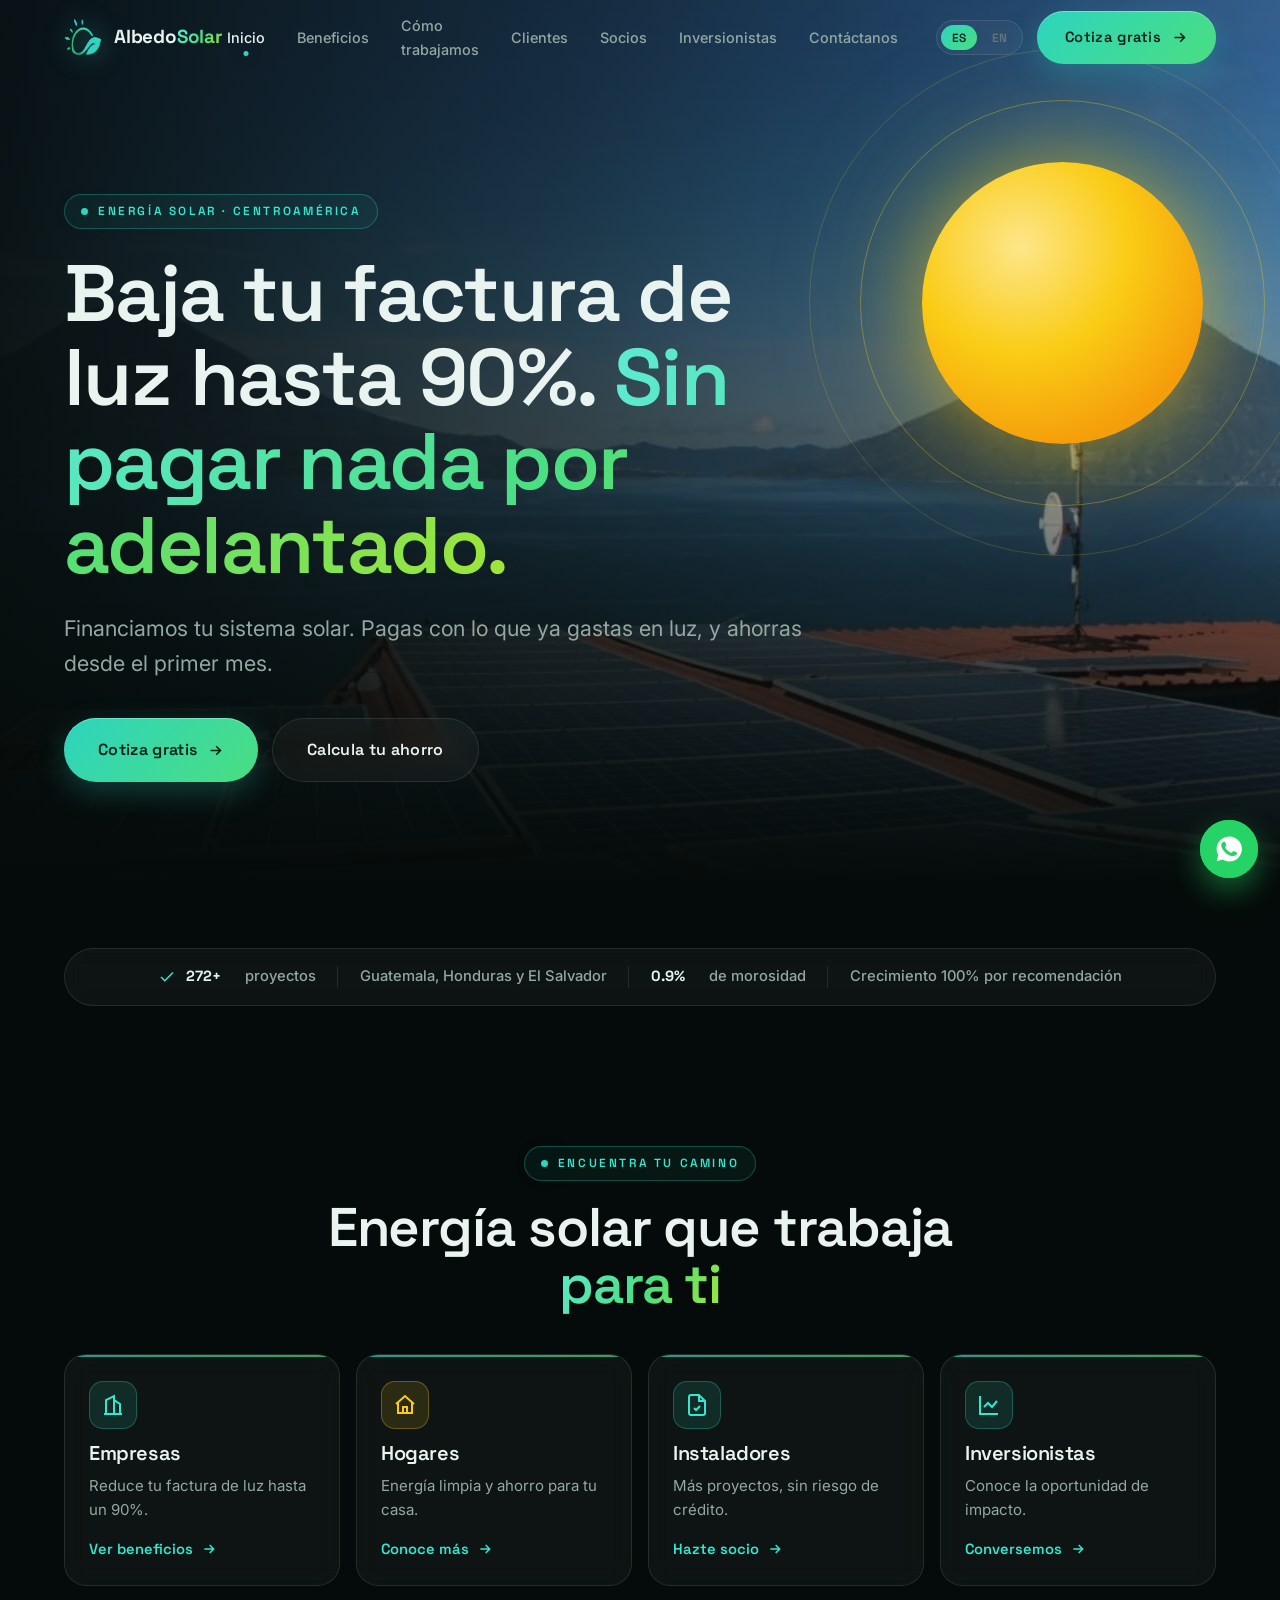
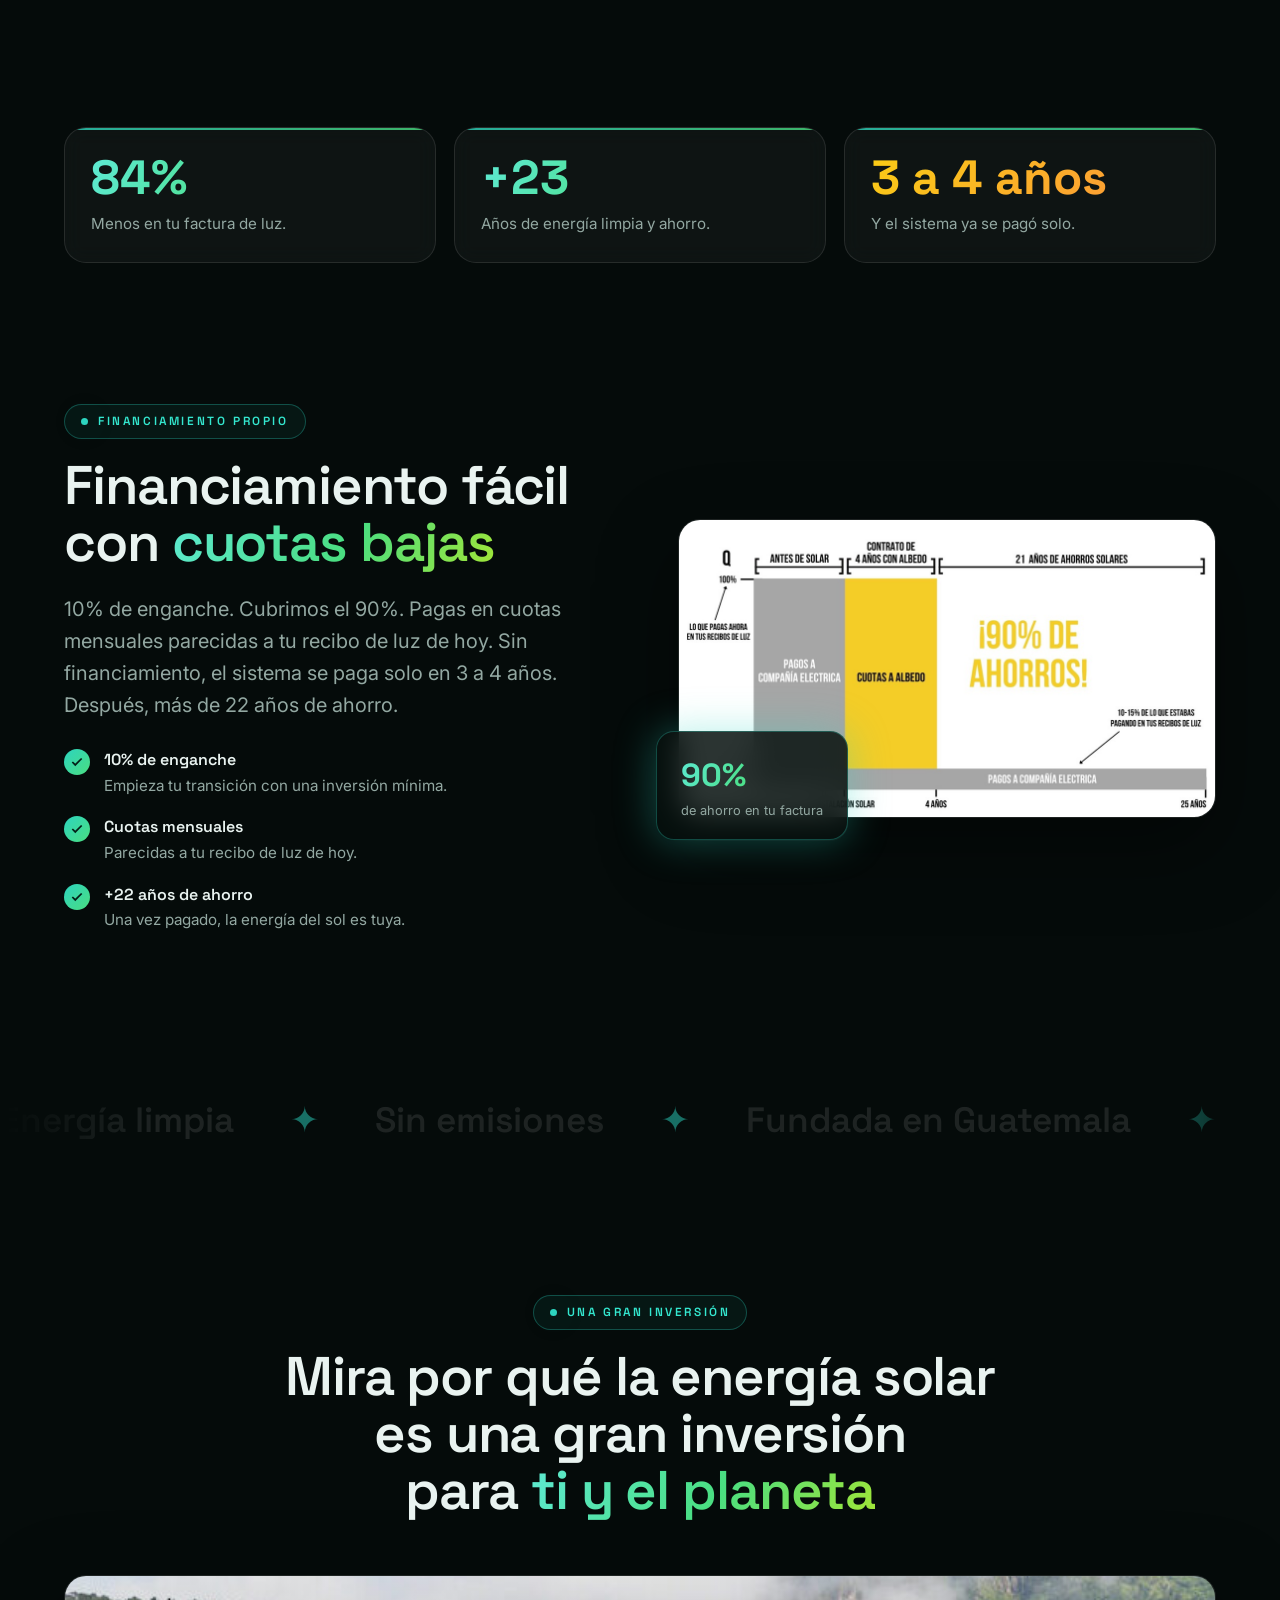
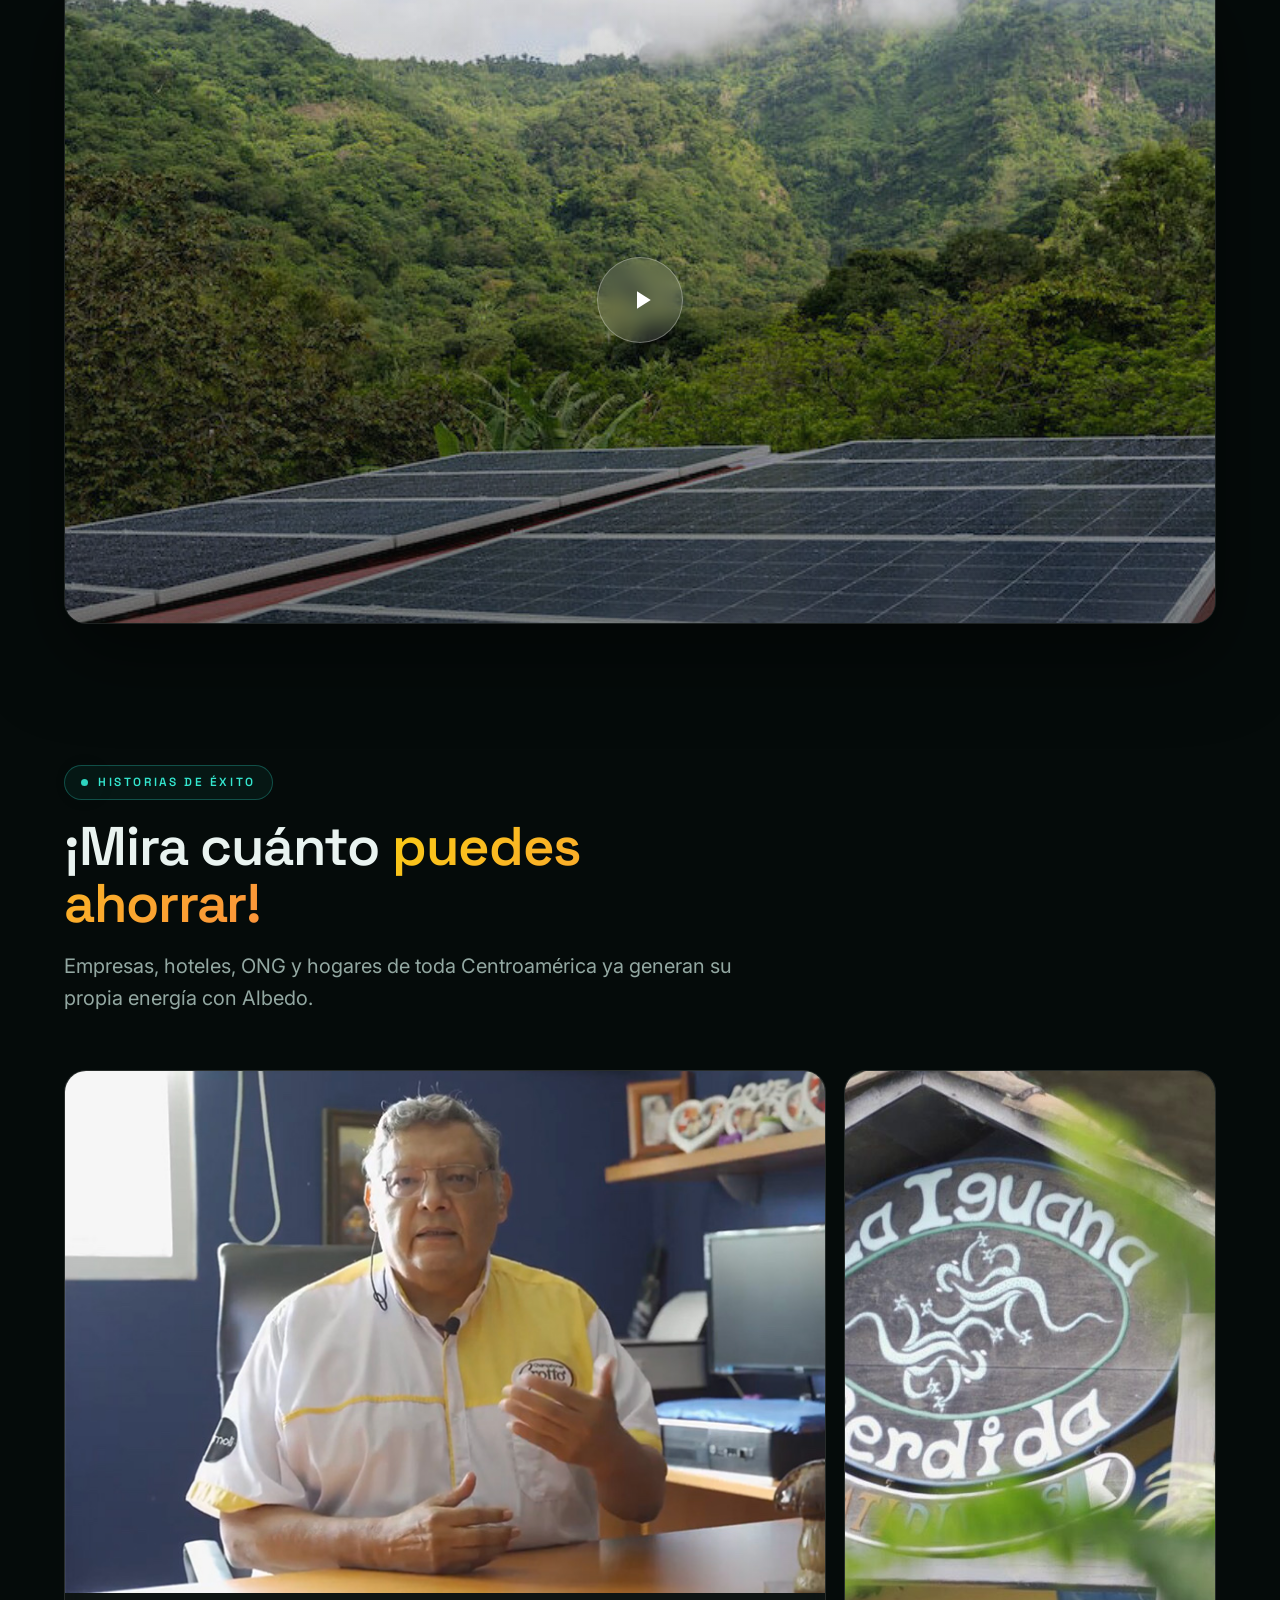
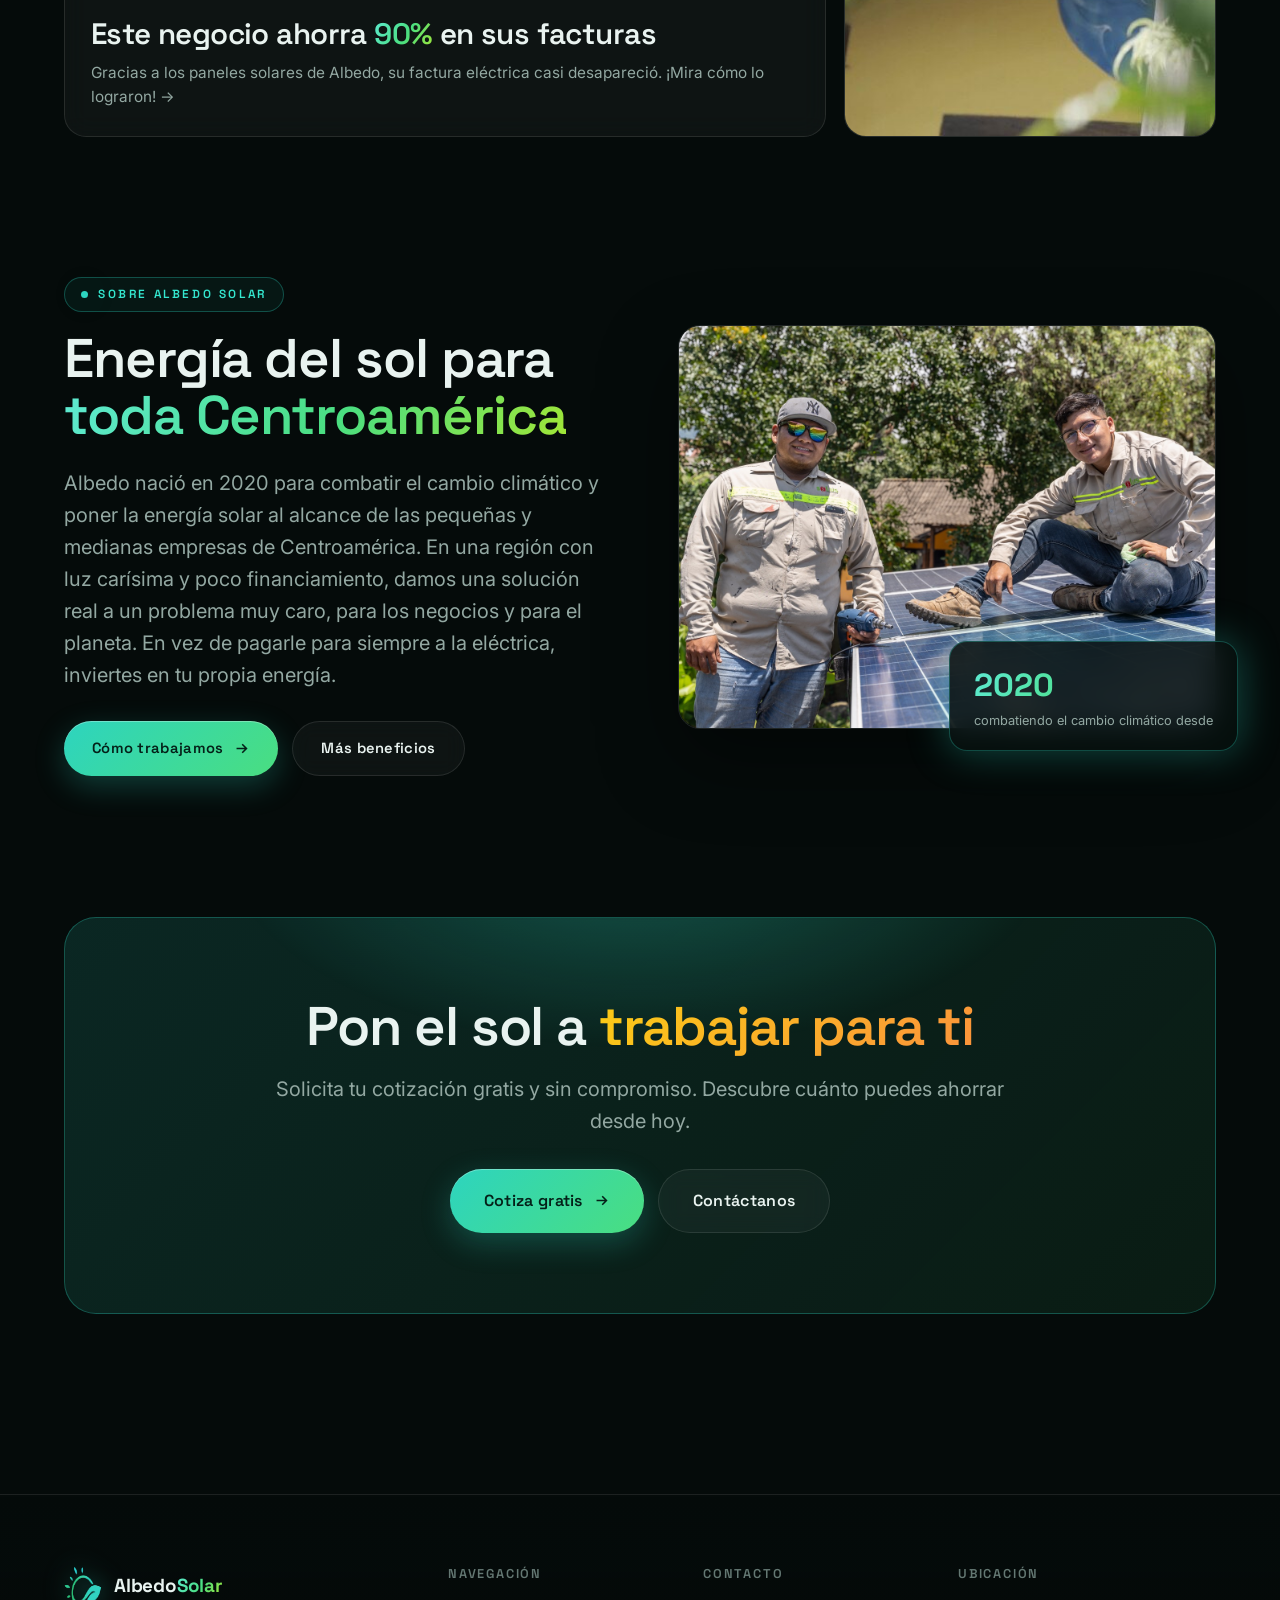
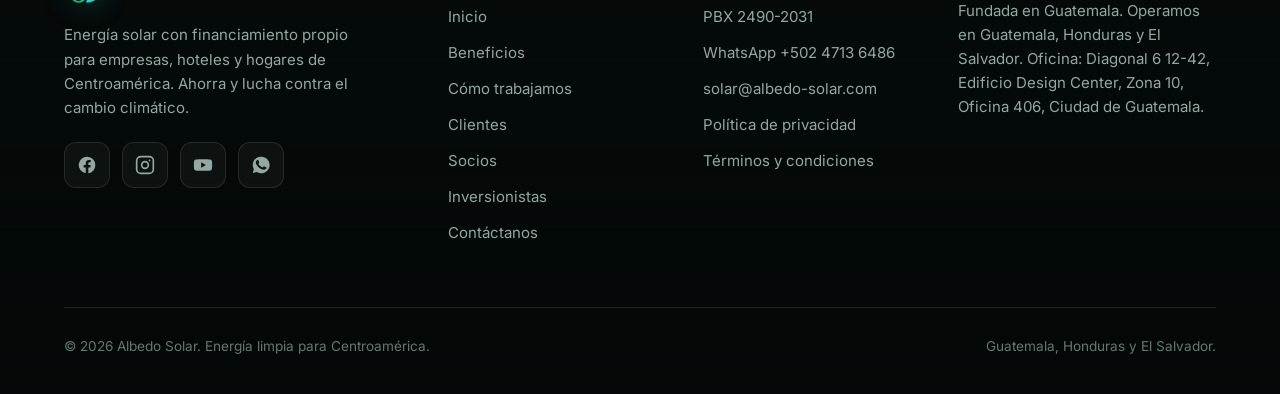
<file: index.html>
<!DOCTYPE html>
<html lang="es">
<head>
<meta charset="UTF-8" />
<meta name="viewport" content="width=device-width, initial-scale=1.0" />
<title data-en="Albedo Solar | Solar with nothing to pay upfront">Albedo Solar | Energía solar sin pagar nada por adelantado</title>
<meta name="description" data-en="Cut your power bill by up to 90% with built-in financing. Solar for businesses and homes in Guatemala, Honduras and El Salvador." content="Baja tu factura hasta 90% con financiamiento propio. Solar para empresas y hogares en Guatemala, Honduras y El Salvador." />
<link rel="icon" type="image/png" href="assets/images/green-logo-sun.png" />
<link rel="preconnect" href="https://fonts.googleapis.com">
<link rel="preconnect" href="https://fonts.gstatic.com" crossorigin>
<link rel="stylesheet" href="assets/css/styles.css" />
</head>
<body>

<div class="bg-field"></div>
<div class="aurora aurora--1"></div>
<div class="aurora aurora--2"></div>

<!-- ============ NAV ============ -->
<nav class="nav">
  <div class="wrap">
    <a class="brand" href="index.html">
      <img src="assets/images/green-logo-sun.png" alt="Albedo Solar" />
      <span>Albedo<b>Solar</b></span>
    </a>
    <div class="nav-links">
      <a href="index.html" class="active" data-en="Home">Inicio</a>
      <a href="beneficios.html" data-en="Benefits">Beneficios</a>
      <a href="como-trabajamos.html" data-en="How we work">Cómo trabajamos</a>
      <a href="clientes.html" data-en="Clients">Clientes</a>
      <a href="socios.html" data-en="Partners">Socios</a>
      <a href="inversionistas.html" data-en="Investors">Inversionistas</a>
      <a href="contacto.html" data-en="Contact">Contáctanos</a>
    </div>
    <div class="nav-right">
      <div class="lang">
        <button data-lang="es" class="on">ES</button>
        <button data-lang="en">EN</button>
      </div>
      <a href="contacto.html" class="btn btn--primary nav-cta" data-en="Get a free quote">Cotiza gratis
        <svg viewBox="0 0 24 24" fill="none" stroke="currentColor" stroke-width="2.2"><path d="M5 12h14M13 6l6 6-6 6"/></svg>
      </a>
      <button class="burger" aria-label="Menú"><span></span><span></span><span></span></button>
    </div>
  </div>
</nav>
<div class="drawer">
  <a href="index.html" data-en="Home">Inicio</a>
  <a href="beneficios.html" data-en="Benefits">Beneficios</a>
  <a href="como-trabajamos.html" data-en="How we work">Cómo trabajamos</a>
  <a href="clientes.html" data-en="Clients">Clientes</a>
  <a href="socios.html" data-en="Partners">Socios</a>
  <a href="inversionistas.html" data-en="Investors">Inversionistas</a>
  <a href="contacto.html" data-en="Contact">Contáctanos</a>
  <a href="contacto.html" class="btn btn--primary" data-en="Get a free quote">Cotiza gratis</a>
</div>

<!-- ============ HERO ============ -->
<header class="hero">
  <div class="hero-bg">
    <img src="assets/images/hero-atitlan.jpg" alt="Paneles solares sobre el Lago de Atitlán, Guatemala" data-en-alt="Solar panels above Lake Atitlán, Guatemala" />
  </div>
  <div class="sun-orb"></div>
  <div class="wrap">
    <div class="hero-inner">
      <span class="eyebrow" data-reveal data-en="Solar energy · Central America">Energía solar · Centroamérica</span>
      <h1 data-reveal data-delay="1" data-en="Cut your power bill by up to 90%. &lt;span class=&quot;gradient-text&quot;&gt;Nothing to pay upfront.&lt;/span&gt;" style="margin:22px 0 24px">Baja tu factura de luz hasta 90%. <span class="gradient-text">Sin pagar nada por adelantado.</span></h1>
      <p class="lead" data-reveal data-delay="2" data-en="We finance your solar system. You pay with what you already spend on power, and you save from month one.">Financiamos tu sistema solar. Pagas con lo que ya gastas en luz, y ahorras desde el primer mes.</p>
      <div class="hero-actions" data-reveal data-delay="3">
        <a href="contacto.html" class="btn btn--primary btn--lg" data-en="Get a free quote">Cotiza gratis
          <svg viewBox="0 0 24 24" fill="none" stroke="currentColor" stroke-width="2.2"><path d="M5 12h14M13 6l6 6-6 6"/></svg>
        </a>
        <a href="beneficios.html#estimador" class="btn btn--ghost btn--lg" data-en="See your savings">Calcula tu ahorro</a>
      </div>
    </div>
  </div>
</header>

<!-- ============ TRUST STRIP ============ -->
<section style="padding:clamp(28px,5vw,48px) 0 0">
  <div class="wrap">
    <div class="trust-strip" data-reveal>
      <!-- Live tracker: swap data-count for the live project figure; 280+ is today's floor -->
      <span class="ts"><svg viewBox="0 0 24 24" fill="none" stroke="currentColor" stroke-width="2"><path d="M20 6 9 17l-5-5"/></svg><b><span data-count="280">280</span>+</b>&nbsp;<span data-en="projects">proyectos</span></span>
      <span class="ts" data-en="Guatemala, Honduras and El Salvador">Guatemala, Honduras y El Salvador</span>
      <span class="ts"><b>0.9%</b>&nbsp;<span data-en="delinquency">de morosidad</span></span>
      <span class="ts" data-en="Grown 100% by word of mouth">Crecimiento 100% por recomendación</span>
    </div>
  </div>
</section>

<!-- ============ AUDIENCE TILES ============ -->
<section class="section-pad" style="padding-bottom:0">
  <div class="wrap">
    <div class="sec-head center" style="margin-bottom:40px">
      <span class="eyebrow" data-reveal data-en="Find your path">Encuentra tu camino</span>
      <h2 data-reveal data-delay="1" data-en="Solar that works for you">Energía solar que trabaja <span class="gradient-text">para ti</span></h2>
    </div>
    <div class="audiences">
      <div class="aud" data-reveal>
        <span class="aud-ico"><svg viewBox="0 0 24 24" fill="none" stroke="currentColor" stroke-width="2"><path d="M3 21h18M5 21V7l8-4v18M19 21V11l-6-4"/><path d="M9 9v.01M9 13v.01M9 17v.01"/></svg></span>
        <h3 data-en="Businesses">Empresas</h3>
        <p data-en="Cut your electricity bill by up to 90%.">Reduce tu factura de luz hasta un 90%.</p>
        <a class="aud-link" href="beneficios.html" data-en="See benefits">Ver beneficios <svg viewBox="0 0 24 24" fill="none" stroke="currentColor" stroke-width="2.2"><path d="M5 12h14M13 6l6 6-6 6"/></svg></a>
      </div>
      <div class="aud solar" data-reveal data-delay="1">
        <span class="aud-ico"><svg viewBox="0 0 24 24" fill="none" stroke="currentColor" stroke-width="2"><path d="M3 11l9-8 9 8"/><path d="M5 9v11h14V9"/><path d="M10 20v-6h4v6"/></svg></span>
        <h3 data-en="Homes">Hogares</h3>
        <p data-en="Clean energy and savings for your home.">Energía limpia y ahorro para tu casa.</p>
        <a class="aud-link" href="clientes.html" data-en="Learn more">Conoce más <svg viewBox="0 0 24 24" fill="none" stroke="currentColor" stroke-width="2.2"><path d="M5 12h14M13 6l6 6-6 6"/></svg></a>
      </div>
      <div class="aud" data-reveal data-delay="2">
        <span class="aud-ico"><svg viewBox="0 0 24 24" fill="none" stroke="currentColor" stroke-width="2"><path d="M14 2H6a2 2 0 0 0-2 2v16a2 2 0 0 0 2 2h12a2 2 0 0 0 2-2V8z"/><path d="M14 2v6h6"/><path d="m9 15 2 2 4-4"/></svg></span>
        <h3 data-en="Installers">Instaladores</h3>
        <p data-en="More projects, zero credit risk.">Más proyectos, sin riesgo de crédito.</p>
        <a class="aud-link" href="socios.html" data-en="Become a partner">Hazte socio <svg viewBox="0 0 24 24" fill="none" stroke="currentColor" stroke-width="2.2"><path d="M5 12h14M13 6l6 6-6 6"/></svg></a>
      </div>
      <div class="aud" data-reveal data-delay="3">
        <span class="aud-ico"><svg viewBox="0 0 24 24" fill="none" stroke="currentColor" stroke-width="2"><path d="M3 3v18h18"/><path d="m7 14 4-4 4 4 5-6"/></svg></span>
        <h3 data-en="Investors">Inversionistas</h3>
        <p data-en="Explore the impact opportunity.">Conoce la oportunidad de impacto.</p>
        <a class="aud-link" href="inversionistas.html" data-en="Let’s talk">Conversemos <svg viewBox="0 0 24 24" fill="none" stroke="currentColor" stroke-width="2.2"><path d="M5 12h14M13 6l6 6-6 6"/></svg></a>
      </div>
    </div>
  </div>
</section>

<!-- ============ BENEFIT STATS BAND ============ -->
<section class="section-pad">
  <div class="wrap">
    <div class="stat-row">
      <div class="stat" data-reveal>
        <div class="num" data-count="90" data-suffix="%">90%</div>
        <p class="label" data-en="Off your electricity bill.">Menos en tu factura de luz.</p>
      </div>
      <div class="stat" data-reveal data-delay="1">
        <div class="num" data-prefix="+" data-count="25" data-suffix="">+25</div>
        <p class="label" data-en="Years of clean energy and savings.">Años de energía limpia y ahorro.</p>
      </div>
      <div class="stat" data-reveal data-delay="2">
        <div class="num solar" data-en="3 to 4 years">3 a 4 años</div>
        <p class="label" data-en="And the system has paid for itself.">Y el sistema ya se pagó solo.</p>
      </div>
    </div>
  </div>
</section>

<!-- ============ FINANCIAMIENTO ============ -->
<section class="section-pad" id="financiamiento" style="padding-top:0">
  <div class="wrap">
    <div class="split">
      <div class="split-content">
        <span class="eyebrow" data-reveal data-en="Built-in financing">Financiamiento propio</span>
        <h2 data-reveal data-delay="1" data-en="Easy financing with low monthly payments" style="margin:18px 0 22px">Financiamiento fácil con <span class="gradient-text">cuotas bajas</span></h2>
        <p class="lead" data-reveal data-delay="2" data-en="10% down. We cover the other 90%. You pay monthly, in installments close to today’s power bill. Without financing, the system pays for itself in 3 to 4 years. Then 22+ years of savings.">10% de enganche. Cubrimos el 90%. Pagas en cuotas mensuales parecidas a tu recibo de luz de hoy. Sin financiamiento, el sistema se paga solo en 3 a 4 años. Después, más de 22 años de ahorro.</p>
        <ul class="feature-list">
          <li data-reveal data-delay="2"><span class="tick"><svg viewBox="0 0 24 24" fill="none" stroke="currentColor" stroke-width="3"><path d="M20 6 9 17l-5-5"/></svg></span><div><strong data-en="10% down">10% de enganche</strong><span data-en="Start your switch with a minimal upfront investment.">Empieza tu transición con una inversión mínima.</span></div></li>
          <li data-reveal data-delay="3"><span class="tick"><svg viewBox="0 0 24 24" fill="none" stroke="currentColor" stroke-width="3"><path d="M20 6 9 17l-5-5"/></svg></span><div><strong data-en="Monthly installments">Cuotas mensuales</strong><span data-en="Close to today’s power bill.">Parecidas a tu recibo de luz de hoy.</span></div></li>
          <li data-reveal data-delay="4"><span class="tick"><svg viewBox="0 0 24 24" fill="none" stroke="currentColor" stroke-width="3"><path d="M20 6 9 17l-5-5"/></svg></span><div><strong data-en="22+ years of savings">+22 años de ahorro</strong><span data-en="Once it’s paid off, the sun’s energy is yours.">Una vez pagado, la energía del sol es tuya.</span></div></li>
        </ul>
      </div>
      <div class="split-media" data-reveal data-delay="2">
        <div class="frame"><img src="assets/images/home-esp.jpg" alt="Gráfica: 90% de ahorro tras el contrato con Albedo" data-en-alt="Chart: 90% savings after the Albedo contract" style="aspect-ratio:auto;background:#0c1614" /></div>
        <div class="glow-chip">
          <div class="big">90%</div>
          <div class="sm" data-en="off your bill">de ahorro en tu factura</div>
        </div>
      </div>
    </div>
  </div>
</section>

<!-- ============ MARQUEE ============ -->
<section style="padding:18px 0 6px">
  <div class="marquee"><div class="marquee-track">
    <span data-en="Clean energy">Energía limpia</span><span data-en="No emissions">Sin emisiones</span><span data-en="Founded in Guatemala">Fundada en Guatemala</span><span data-en="Energy for Central America">Energía para Centroamérica</span><span data-en="Real savings">Ahorro real</span>
    <span data-en="Clean energy">Energía limpia</span><span data-en="No emissions">Sin emisiones</span><span data-en="Founded in Guatemala">Fundada en Guatemala</span><span data-en="Energy for Central America">Energía para Centroamérica</span><span data-en="Real savings">Ahorro real</span>
  </div></div>
</section>

<!-- ============ VIDEO / INVERSIÓN ============ -->
<section class="section-pad">
  <div class="wrap">
    <div class="sec-head center">
      <span class="eyebrow" data-reveal data-en="A great investment">Una gran inversión</span>
      <h2 data-reveal data-delay="1" data-en="See why solar is a great investment for you and the planet">Mira por qué la energía solar es una gran inversión<br>para <span class="gradient-text">ti y el planeta</span></h2>
    </div>
    <div class="video-wrap" data-reveal data-delay="2" data-video="UJ7gDQhjEqg">
      <img class="poster" src="assets/images/solar-with-trees.jpg" alt="Paneles solares entre montañas de Centroamérica" data-en-alt="Solar panels among the mountains of Central America" />
      <button class="play-btn" aria-label="Ver video" data-en-aria="Play video">
        <span class="ring"><svg viewBox="0 0 24 24" fill="currentColor"><path d="M8 5v14l11-7z"/></svg></span>
      </button>
    </div>
  </div>
</section>

<!-- ============ HISTORIAS DE ÉXITO ============ -->
<section class="section-pad" style="padding-top:0">
  <div class="wrap">
    <div class="sec-head">
      <span class="eyebrow" data-reveal data-en="Success stories">Historias de éxito</span>
      <h2 data-reveal data-delay="1" data-en="See how much you can save!">¡Mira cuánto <span class="solar-text">puedes ahorrar!</span></h2>
      <p class="lead" data-reveal data-delay="2" data-en="Businesses, hotels, NGOs and homes across Central America already make their own energy with Albedo.">Empresas, hoteles, ONG y hogares de toda Centroamérica ya generan su propia energía con Albedo.</p>
    </div>
    <div class="bento">
      <a href="clientes.html" class="card col-4" data-reveal>
        <div class="card-media"><img src="assets/images/grotto-new-image.jpg" alt="Negocio cliente de Albedo Solar" data-en-alt="A business that is an Albedo Solar client" /></div>
        <div class="card-body">
          <h3 data-en="This business saves 90% on its bills">Este negocio ahorra <span class="gradient-text">90%</span> en sus facturas</h3>
          <p data-en="Thanks to Albedo solar panels, its power bill all but vanished. See how they did it →">Gracias a los paneles solares de Albedo, su factura eléctrica casi desapareció. ¡Mira cómo lo lograron! →</p>
        </div>
      </a>
      <a href="clientes.html" class="card col-2" data-reveal data-delay="1">
        <div class="card-media" style="aspect-ratio:auto;height:100%;min-height:240px"><img src="assets/images/Albedo-Pics_-27.jpg" alt="Hotel a orillas del Lago de Atitlán" data-en-alt="Hotel on the shore of Lake Atitlán" /></div>
        <div class="card-body">
          <h3 data-en="Hotel on Lake Atitlán">Hotel en el Lago de Atitlán</h3>
          <p data-en="90% off its bill. See how →">90% menos en su factura. ¿Cómo lo hicieron? →</p>
        </div>
      </a>
    </div>
  </div>
</section>

<!-- ============ SOBRE ALBEDO ============ -->
<section class="section-pad" id="sobre" style="padding-top:0">
  <div class="wrap">
    <div class="split rev">
      <div class="split-media" data-reveal>
        <div class="frame"><img src="assets/images/dream-team.jpg" alt="Equipo de Albedo Solar instalando paneles" data-en-alt="The Albedo Solar team installing panels" /></div>
        <div class="glow-chip" style="right:-22px;left:auto">
          <div class="big">2020</div>
          <div class="sm" data-en="fighting climate change since">combatiendo el cambio climático desde</div>
        </div>
      </div>
      <div class="split-content">
        <span class="eyebrow" data-reveal data-en="About Albedo Solar">Sobre Albedo Solar</span>
        <h2 data-reveal data-delay="1" data-en="Solar energy for all of Central America" style="margin:18px 0 22px">Energía del sol para <span class="gradient-text">toda Centroamérica</span></h2>
        <p class="lead" data-reveal data-delay="2" data-en="Albedo was founded in 2020 to fight climate change and put solar within reach of small and medium businesses across Central America. In a region with sky-high power costs and little financing, we offer a real fix to an expensive problem, for businesses and the planet. Instead of paying the utility forever, you invest in your own energy.">Albedo nació en 2020 para combatir el cambio climático y poner la energía solar al alcance de las pequeñas y medianas empresas de Centroamérica. En una región con luz carísima y poco financiamiento, damos una solución real a un problema muy caro, para los negocios y para el planeta. En vez de pagarle para siempre a la eléctrica, inviertes en tu propia energía.</p>
        <div class="hero-actions" style="margin-top:30px" data-reveal data-delay="3">
          <a href="como-trabajamos.html" class="btn btn--primary" data-en="How we work">Cómo trabajamos
            <svg viewBox="0 0 24 24" fill="none" stroke="currentColor" stroke-width="2.2"><path d="M5 12h14M13 6l6 6-6 6"/></svg>
          </a>
          <a href="beneficios.html" class="btn btn--ghost" data-en="More benefits">Más beneficios</a>
        </div>
      </div>
    </div>
  </div>
</section>

<!-- ============ CTA ============ -->
<section class="section-pad cta-band" style="padding-top:0">
  <div class="wrap">
    <div class="cta-box" data-reveal>
      <h2 data-en="Put the sun to work for you">Pon el sol a <span class="solar-text">trabajar para ti</span></h2>
      <p class="lead" data-en="Get a free, no-obligation quote. See how much you can save starting today.">Solicita tu cotización gratis y sin compromiso. Descubre cuánto puedes ahorrar desde hoy.</p>
      <div class="hero-actions">
        <a href="contacto.html" class="btn btn--primary btn--lg" data-en="Get a free quote">Cotiza gratis
          <svg viewBox="0 0 24 24" fill="none" stroke="currentColor" stroke-width="2.2"><path d="M5 12h14M13 6l6 6-6 6"/></svg>
        </a>
        <a href="contacto.html" class="btn btn--ghost btn--lg" data-en="Contact us">Contáctanos</a>
      </div>
    </div>
  </div>
</section>

<!-- ============ FOOTER ============ -->
<footer class="footer">
  <div class="wrap">
    <div class="footer-grid">
      <div>
        <a class="brand" href="index.html"><img src="assets/images/green-logo-sun.png" alt="Albedo Solar" /><span>Albedo<b>Solar</b></span></a>
        <p data-en="Solar energy with built-in financing for businesses, hotels and homes across Central America. Save money and fight climate change.">Energía solar con financiamiento propio para empresas, hoteles y hogares de Centroamérica. Ahorra y lucha contra el cambio climático.</p>
        <div class="socials" style="margin-top:22px">
          <a href="https://www.facebook.com/AlbedoSolarGuate" target="_blank" rel="noopener" aria-label="Facebook"><svg viewBox="0 0 24 24" fill="currentColor"><path d="M22 12a10 10 0 1 0-11.5 9.9v-7H8v-2.9h2.5V9.8c0-2.5 1.5-3.9 3.8-3.9 1.1 0 2.2.2 2.2.2v2.5h-1.3c-1.2 0-1.6.8-1.6 1.6v1.9h2.8l-.4 2.9h-2.4v7A10 10 0 0 0 22 12z"/></svg></a>
          <a href="https://www.instagram.com/albedo.solar/" target="_blank" rel="noopener" aria-label="Instagram"><svg viewBox="0 0 24 24" fill="none" stroke="currentColor" stroke-width="2"><rect x="2" y="2" width="20" height="20" rx="5"/><circle cx="12" cy="12" r="4"/><circle cx="17.5" cy="6.5" r="1" fill="currentColor" stroke="none"/></svg></a>
          <a href="https://www.youtube.com/@albedosolar9647" target="_blank" rel="noopener" aria-label="YouTube"><svg viewBox="0 0 24 24" fill="currentColor"><path d="M23 12s0-3.2-.4-4.7a2.5 2.5 0 0 0-1.8-1.8C19.2 5 12 5 12 5s-7.2 0-8.8.5A2.5 2.5 0 0 0 1.4 7.3 26 26 0 0 0 1 12a26 26 0 0 0 .4 4.7 2.5 2.5 0 0 0 1.8 1.8C4.8 19 12 19 12 19s7.2 0 8.8-.5a2.5 2.5 0 0 0 1.8-1.8C23 15.2 23 12 23 12zM9.8 15.3V8.7l5.7 3.3z"/></svg></a>
          <a href="https://wa.me/50247136486" target="_blank" rel="noopener" aria-label="WhatsApp"><svg viewBox="0 0 24 24" fill="currentColor"><path d="M12 2a10 10 0 0 0-8.6 15l-1.3 4.7 4.8-1.3A10 10 0 1 0 12 2zm5.8 14.2c-.2.7-1.4 1.3-2 1.4-.5.1-1.2.1-1.9-.1-.4-.1-1-.3-1.7-.6-3-1.3-5-4.4-5.1-4.6-.2-.2-1.3-1.7-1.3-3.2s.8-2.3 1.1-2.6c.3-.3.6-.4.8-.4h.6c.2 0 .4 0 .7.5l.8 2c.1.2.1.4 0 .6l-.4.5-.3.4c-.2.2-.4.4-.2.7.2.4.9 1.5 2 2.4 1.3 1.2 2.4 1.5 2.7 1.7.3.1.5.1.7-.1l.9-1c.2-.3.4-.2.7-.1l2 .9c.3.2.5.2.6.4.1.1.1.7-.2 1.4z"/></svg></a>
        </div>
      </div>
      <div class="footer-col">
        <h4 data-en="Navigation">Navegación</h4>
        <a href="index.html" data-en="Home">Inicio</a>
        <a href="beneficios.html" data-en="Benefits">Beneficios</a>
        <a href="como-trabajamos.html" data-en="How we work">Cómo trabajamos</a>
        <a href="clientes.html" data-en="Clients">Clientes</a>
        <a href="socios.html" data-en="Partners">Socios</a>
        <a href="inversionistas.html" data-en="Investors">Inversionistas</a>
        <a href="contacto.html" data-en="Contact">Contáctanos</a>
      </div>
      <div class="footer-col">
        <h4 data-en="Contact">Contacto</h4>
        <a href="tel:+50224902031">PBX 2490-2031</a>
        <a href="https://wa.me/50247136486" target="_blank" rel="noopener">WhatsApp +502 4713 6486</a>
        <a href="mailto:solar@albedo-solar.com">solar@albedo-solar.com</a>
        <a href="privacidad.html" data-en="Privacy policy">Política de privacidad</a>
        <a href="terminos.html" data-en="Terms">Términos y condiciones</a>
      </div>
      <div class="footer-col">
        <h4 data-en="Location">Ubicación</h4>
        <p style="color:var(--muted);font-size:.94rem" data-en="Founded in Guatemala. Serving Guatemala, Honduras and El Salvador. Office: Diagonal 6 12-42, Edificio Design Center, Zona 10, Office 406, Guatemala City.">Fundada en Guatemala. Operamos en Guatemala, Honduras y El Salvador. Oficina: Diagonal 6 12-42, Edificio Design Center, Zona 10, Oficina 406, Ciudad de Guatemala.</p>
      </div>
    </div>
    <div class="footer-bottom">
      <span data-en="© 2026 Albedo Solar. Clean energy for Central America.">© <span data-year>2026</span> Albedo Solar. Energía limpia para Centroamérica.</span>
      <span data-en="Guatemala, Honduras and El Salvador.">Guatemala, Honduras y El Salvador.</span>
    </div>
  </div>
</footer>

<!-- floating WhatsApp -->
<a class="wa-float" href="https://wa.me/50247136486" target="_blank" rel="noopener" aria-label="WhatsApp" data-en-aria="Chat on WhatsApp">
  <svg viewBox="0 0 24 24"><path d="M12 2a10 10 0 0 0-8.6 15l-1.3 4.7 4.8-1.3A10 10 0 1 0 12 2zm5.8 14.2c-.2.7-1.4 1.3-2 1.4-.5.1-1.2.1-1.9-.1-.4-.1-1-.3-1.7-.6-3-1.3-5-4.4-5.1-4.6-.2-.2-1.3-1.7-1.3-3.2s.8-2.3 1.1-2.6c.3-.3.6-.4.8-.4h.6c.2 0 .4 0 .7.5l.8 2c.1.2.1.4 0 .6l-.4.5-.3.4c-.2.2-.4.4-.2.7.2.4.9 1.5 2 2.4 1.3 1.2 2.4 1.5 2.7 1.7.3.1.5.1.7-.1l.9-1c.2-.3.4-.2.7-.1l2 .9c.3.2.5.2.6.4.1.1.1.7-.2 1.4z"/></svg>
</a>

<script src="assets/js/main.js"></script>
</body>
</html>
</file>
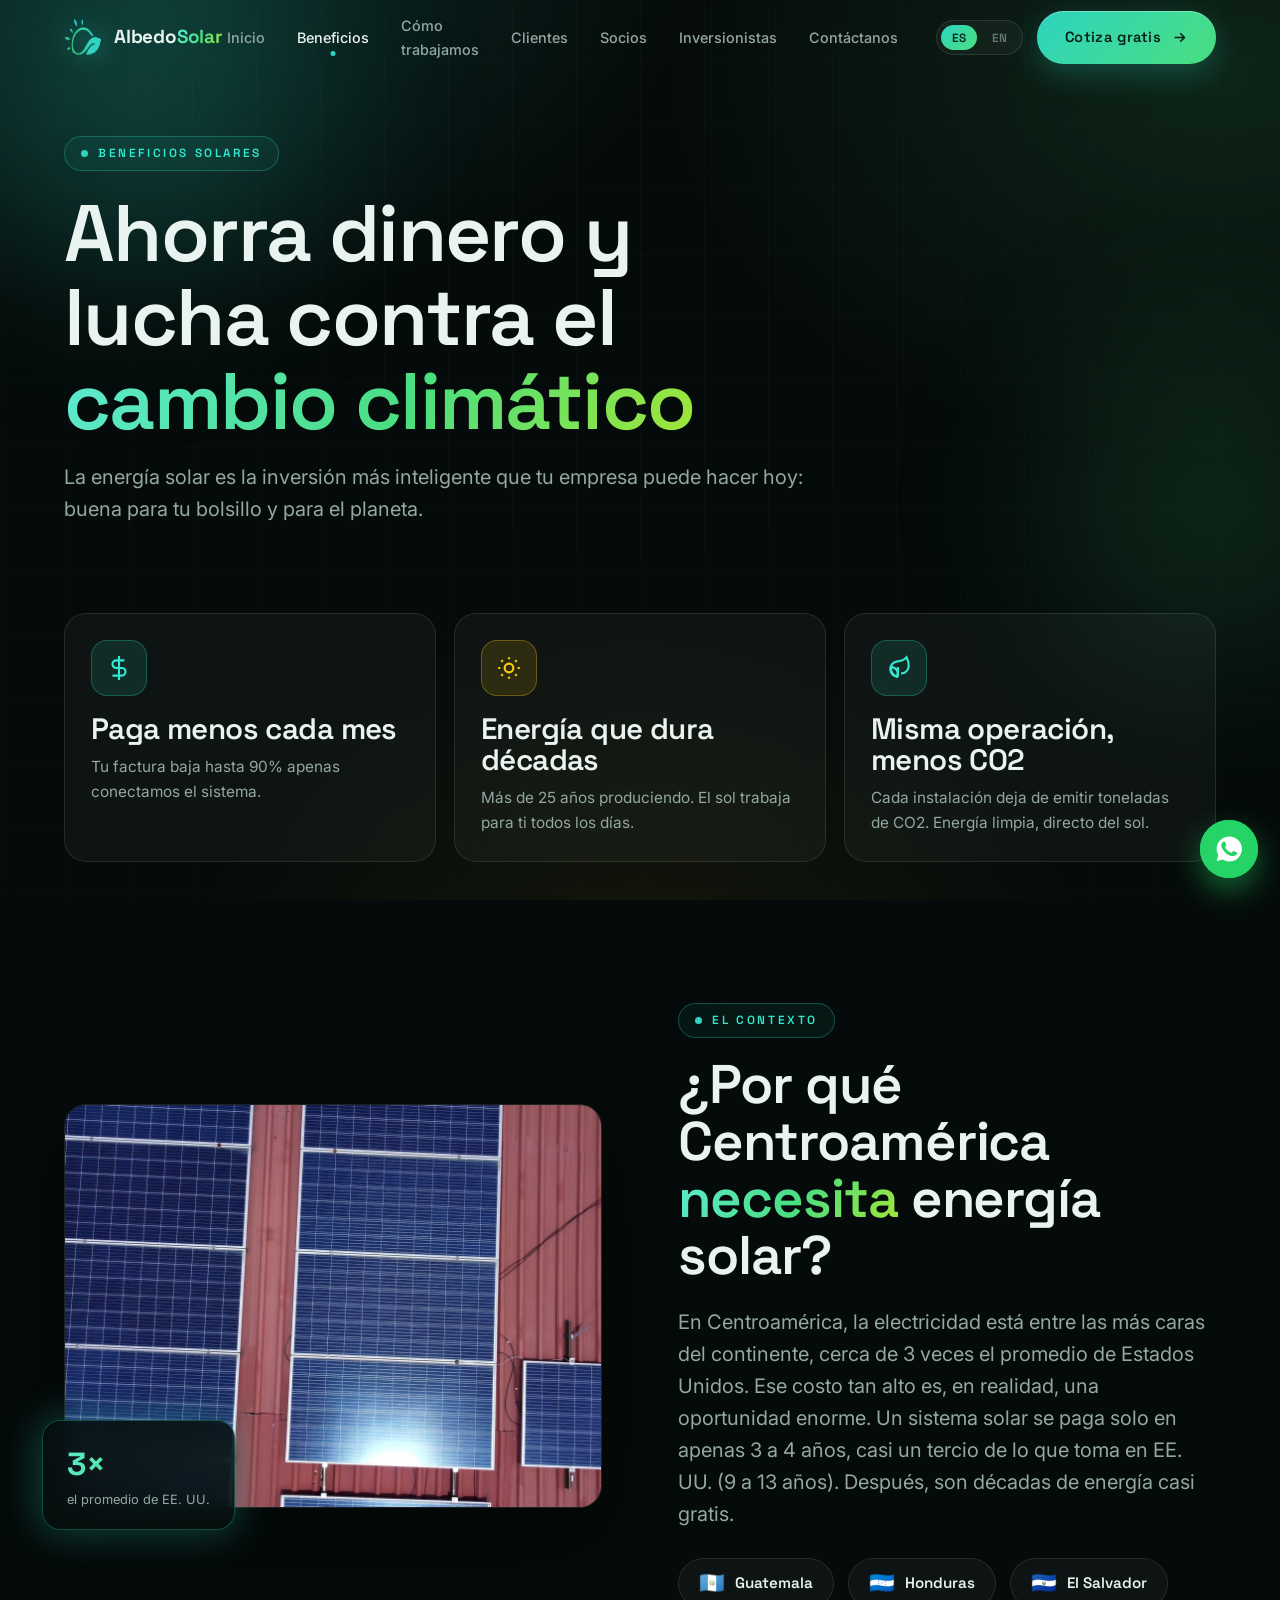
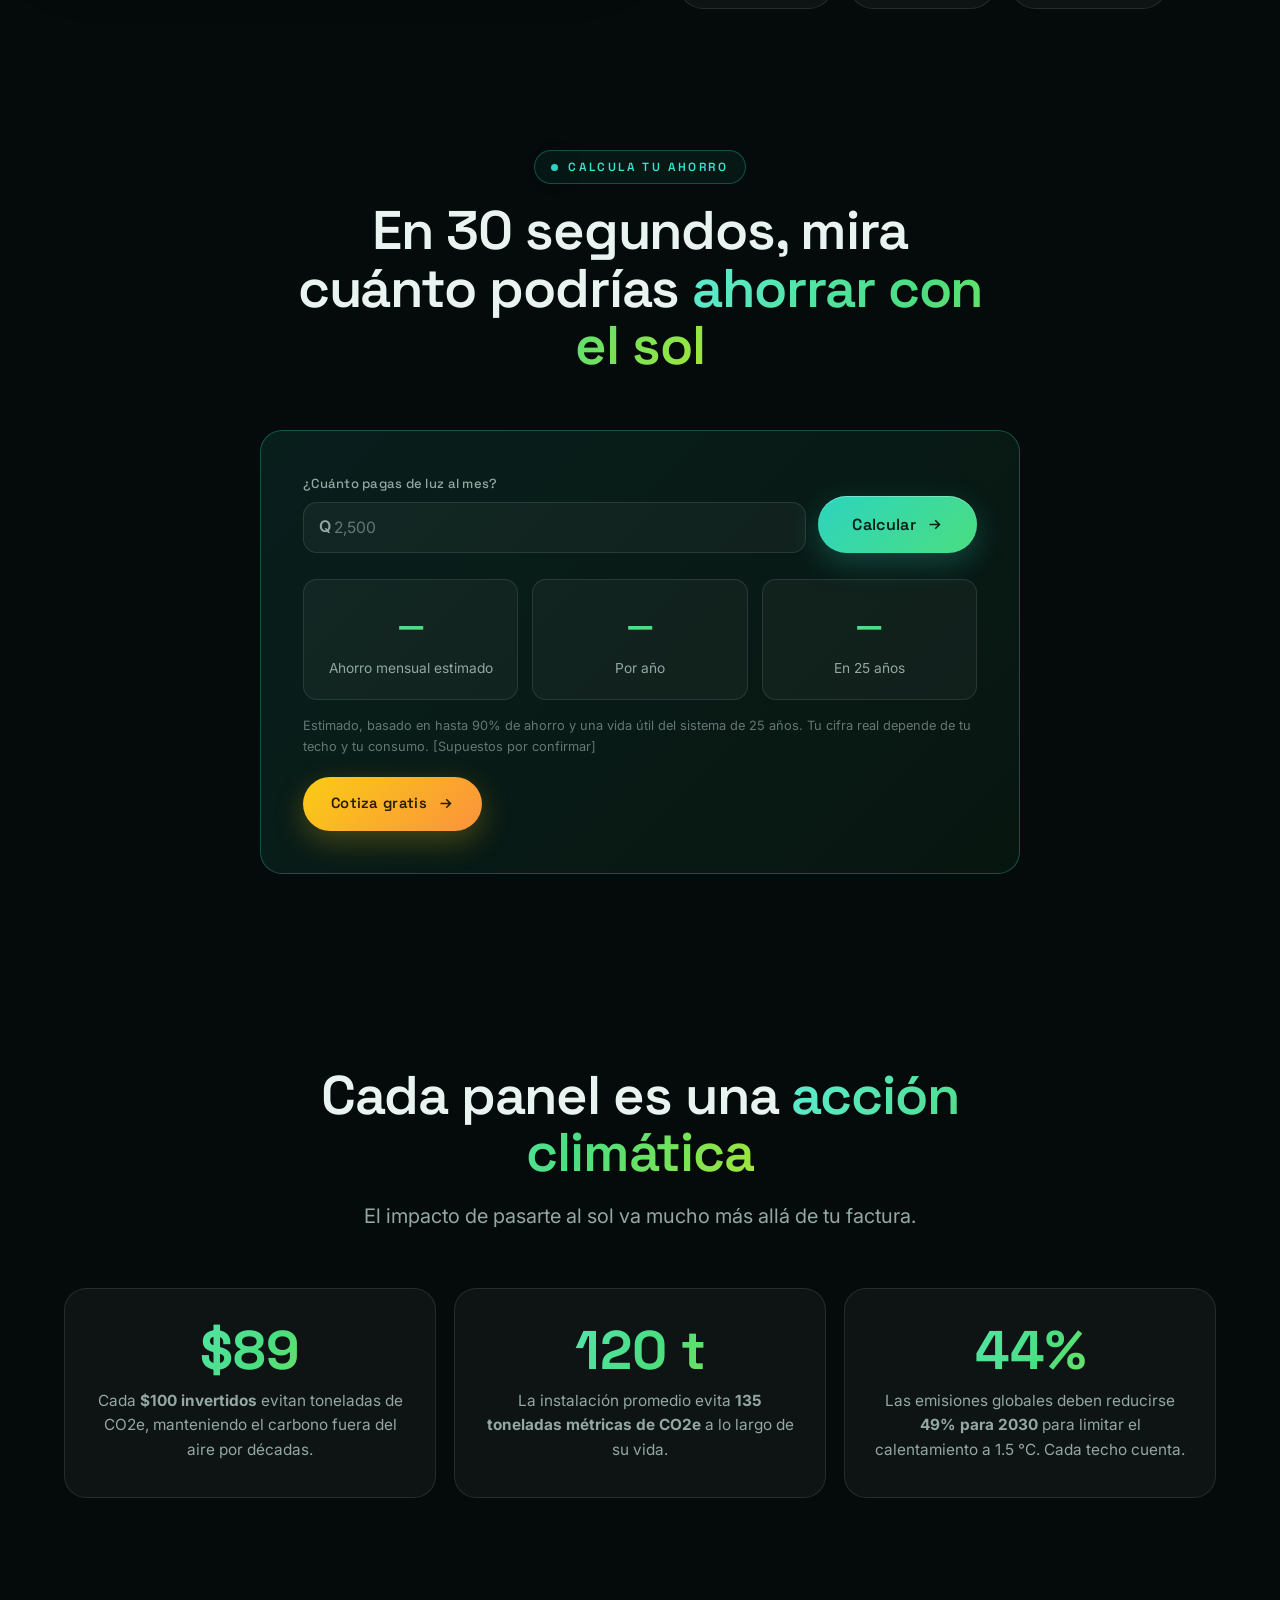
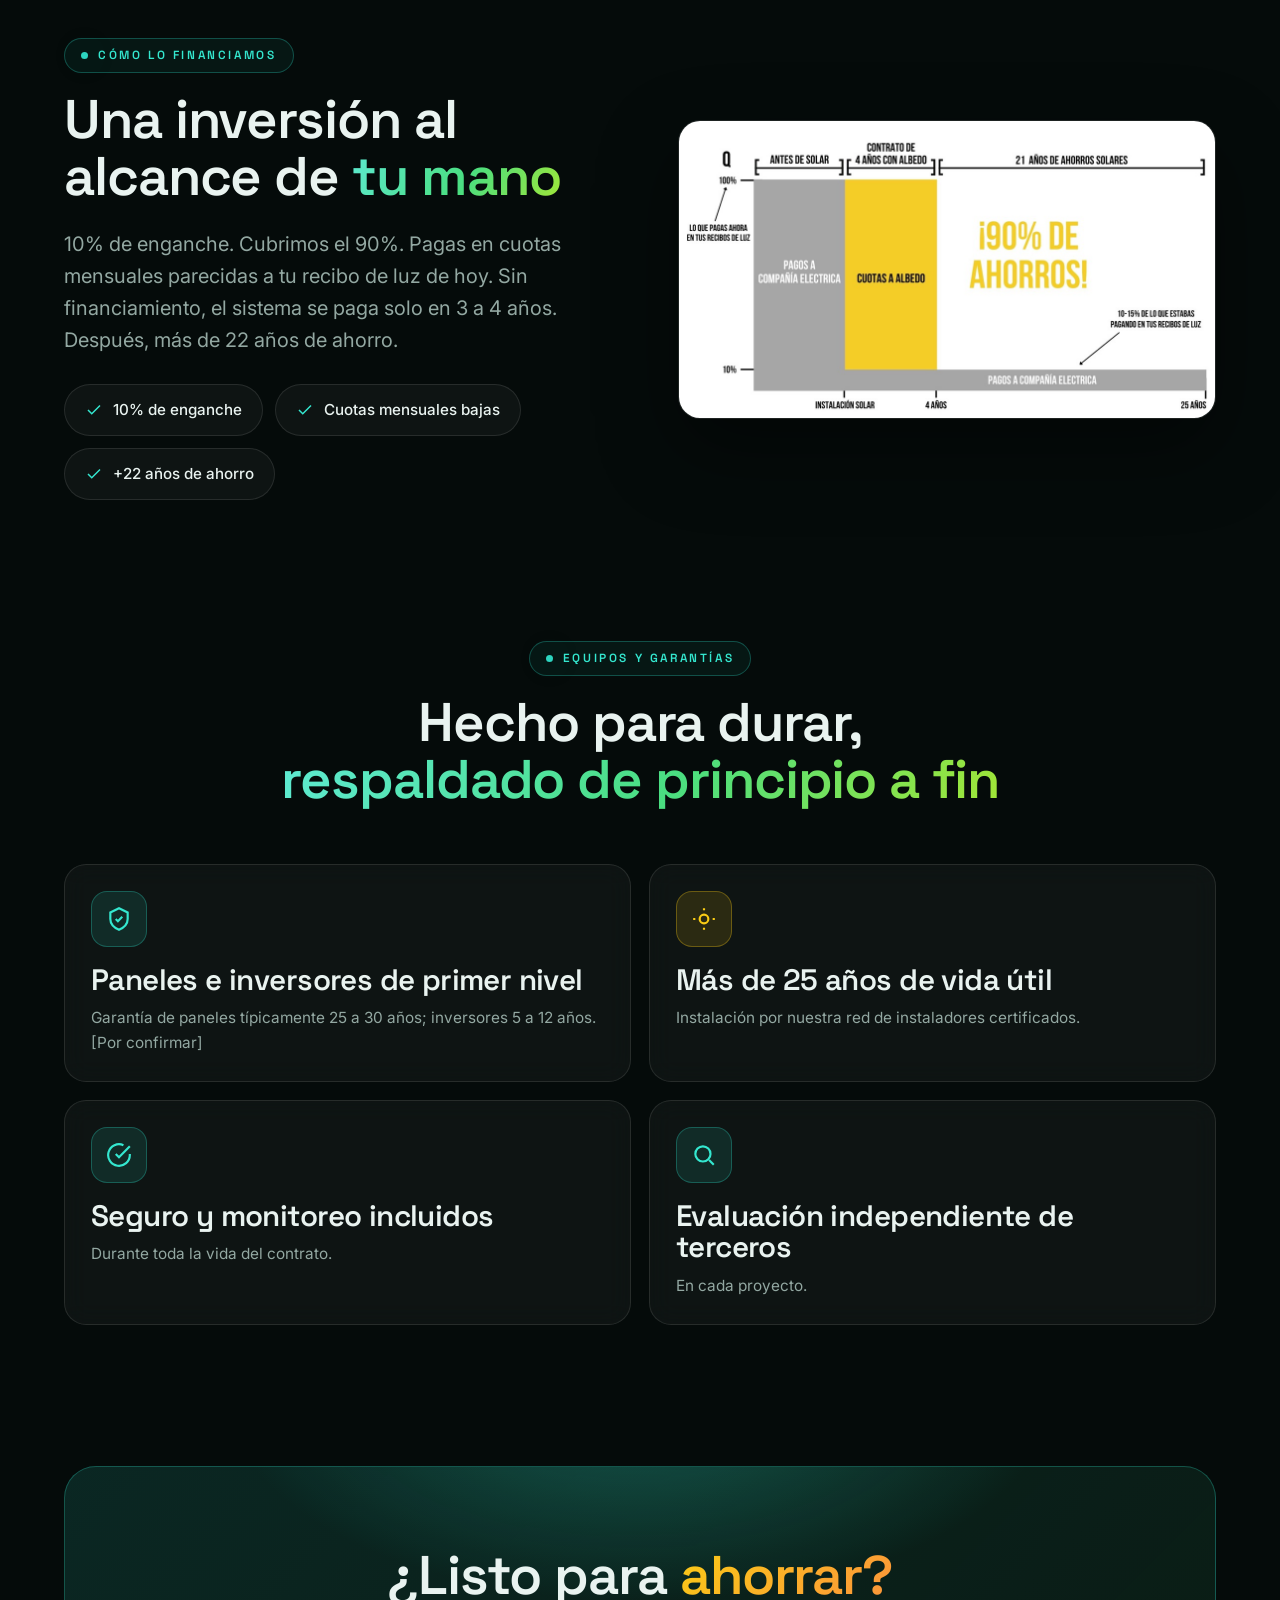
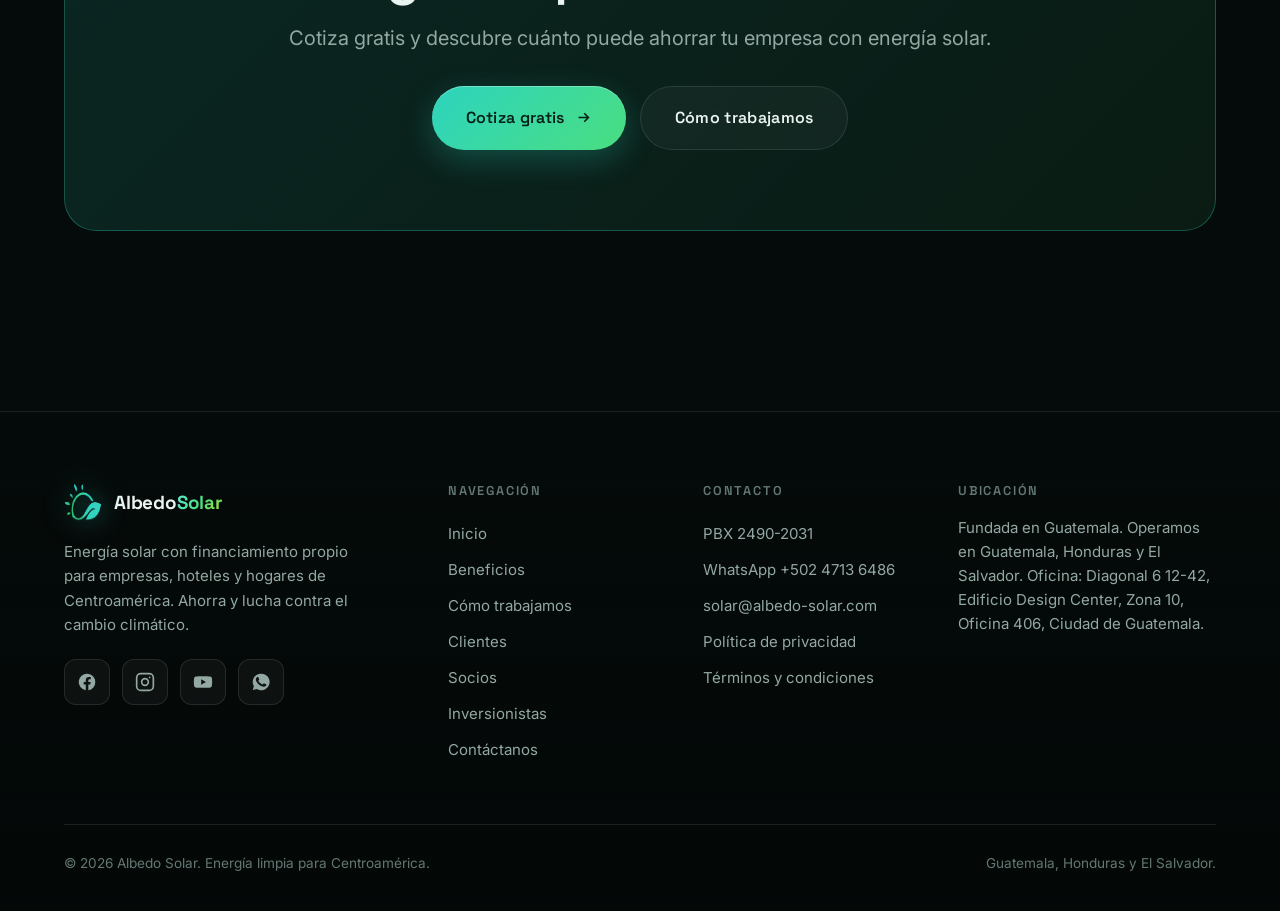
<file: beneficios.html>
<!DOCTYPE html>
<html lang="es">
<head>
<meta charset="UTF-8" />
<meta name="viewport" content="width=device-width, initial-scale=1.0" />
<title data-en="Benefits of solar | Albedo Solar">Beneficios de la energía solar | Albedo Solar</title>
<meta name="description" data-en="Up to 90% savings, 25+ years of energy, less CO2. The smartest investment for your business in Central America." content="Hasta 90% de ahorro, +25 años de energía y menos CO2. La mejor inversión para tu negocio en Centroamérica." />
<link rel="icon" type="image/png" href="assets/images/green-logo-sun.png" />
<link rel="preconnect" href="https://fonts.googleapis.com">
<link rel="preconnect" href="https://fonts.gstatic.com" crossorigin>
<link rel="stylesheet" href="assets/css/styles.css" />
</head>
<body>

<div class="bg-field"></div>
<div class="aurora aurora--1"></div>
<div class="aurora aurora--2"></div>

<!-- NAV -->
<nav class="nav">
  <div class="wrap">
    <a class="brand" href="index.html"><img src="assets/images/green-logo-sun.png" alt="Albedo Solar" /><span>Albedo<b>Solar</b></span></a>
    <div class="nav-links">
      <a href="index.html" data-en="Home">Inicio</a>
      <a href="beneficios.html" class="active" data-en="Benefits">Beneficios</a>
      <a href="como-trabajamos.html" data-en="How we work">Cómo trabajamos</a>
      <a href="clientes.html" data-en="Clients">Clientes</a>
      <a href="socios.html" data-en="Partners">Socios</a>
      <a href="inversionistas.html" data-en="Investors">Inversionistas</a>
      <a href="contacto.html" data-en="Contact">Contáctanos</a>
    </div>
    <div class="nav-right">
      <div class="lang"><button data-lang="es" class="on">ES</button><button data-lang="en">EN</button></div>
      <a href="contacto.html" class="btn btn--primary nav-cta" data-en="Get a free quote">Cotiza gratis
        <svg viewBox="0 0 24 24" fill="none" stroke="currentColor" stroke-width="2.2"><path d="M5 12h14M13 6l6 6-6 6"/></svg></a>
      <button class="burger" aria-label="Menú"><span></span><span></span><span></span></button>
    </div>
  </div>
</nav>
<div class="drawer">
  <a href="index.html" data-en="Home">Inicio</a>
  <a href="beneficios.html" data-en="Benefits">Beneficios</a>
  <a href="como-trabajamos.html" data-en="How we work">Cómo trabajamos</a>
  <a href="clientes.html" data-en="Clients">Clientes</a>
  <a href="socios.html" data-en="Partners">Socios</a>
  <a href="inversionistas.html" data-en="Investors">Inversionistas</a>
  <a href="contacto.html" data-en="Contact">Contáctanos</a>
  <a href="contacto.html" class="btn btn--primary" data-en="Get a free quote">Cotiza gratis</a>
</div>

<!-- PAGE HERO -->
<section class="page-hero">
  <div class="wrap">
    <span class="eyebrow" data-reveal data-en="Solar benefits">Beneficios solares</span>
    <h1 data-reveal data-delay="1" data-en="Save money and fight climate change" style="margin-top:20px;max-width:14ch">Ahorra dinero y lucha contra el <span class="gradient-text">cambio climático</span></h1>
    <p class="lead" data-reveal data-delay="2" data-en="Solar is the smartest investment your business can make today: good for your pocket and for the planet.">La energía solar es la inversión más inteligente que tu empresa puede hacer hoy: buena para tu bolsillo y para el planeta.</p>
  </div>
</section>

<!-- THREE BENEFITS -->
<section class="section-pad" style="padding-top:48px">
  <div class="wrap">
    <div class="bento">
      <div class="card col-2" data-reveal>
        <div class="card-body">
          <div class="icon-badge"><svg viewBox="0 0 24 24" fill="none" stroke="currentColor" stroke-width="2"><path d="M12 1v22M17 5H9.5a3.5 3.5 0 0 0 0 7h5a3.5 3.5 0 0 1 0 7H6"/></svg></div>
          <h3 data-en="Pay less every month">Paga menos cada mes</h3>
          <p data-en="Your bill drops by up to 90% the moment we switch the system on.">Tu factura baja hasta 90% apenas conectamos el sistema.</p>
        </div>
      </div>
      <div class="card col-2" data-reveal data-delay="1">
        <div class="card-body">
          <div class="icon-badge solar"><svg viewBox="0 0 24 24" fill="none" stroke="currentColor" stroke-width="2"><circle cx="12" cy="12" r="4"/><path d="M12 2v2M12 20v2M4.9 4.9l1.4 1.4M17.7 17.7l1.4 1.4M2 12h2M20 12h2M6.3 17.7l-1.4 1.4M19.1 4.9l-1.4 1.4"/></svg></div>
          <h3 data-en="Energy that lasts decades">Energía que dura décadas</h3>
          <p data-en="25+ years of production. The sun works for you every day.">Más de 25 años produciendo. El sol trabaja para ti todos los días.</p>
        </div>
      </div>
      <div class="card col-2" data-reveal data-delay="2">
        <div class="card-body">
          <div class="icon-badge"><svg viewBox="0 0 24 24" fill="none" stroke="currentColor" stroke-width="2"><path d="M11 20A7 7 0 0 1 9.8 6.1C15.5 5 17 4.5 19 2c1 2 2 4.5 2 8a7 7 0 0 1-7 7"/><path d="M11 20v-9"/><path d="M5 11a8 8 0 0 1 6 5c-.3 1.5-.5 3-1 4-1.5-.5-3-1.5-4-3a6 6 0 0 1-1-6z"/></svg></div>
          <h3 data-en="Same operation, less CO2">Misma operación, menos CO2</h3>
          <p data-en="Every install avoids tons of CO2. Clean energy, straight from the sun.">Cada instalación deja de emitir toneladas de CO2. Energía limpia, directo del sol.</p>
        </div>
      </div>
    </div>
  </div>
</section>

<!-- WHY CENTRAL AMERICA -->
<section class="section-pad" style="padding-top:0">
  <div class="wrap">
    <div class="split">
      <div class="split-media" data-reveal>
        <div class="frame"><img src="assets/images/rooftop-panels.jpg" alt="Paneles solares sobre techo en Centroamérica" data-en-alt="Solar panels on a rooftop in Central America" /></div>
        <div class="glow-chip"><div class="big">3×</div><div class="sm" data-en="the US average">el promedio de EE. UU.</div></div>
      </div>
      <div class="split-content">
        <span class="eyebrow" data-reveal data-en="The context">El contexto</span>
        <h2 data-reveal data-delay="1" data-en="Why Central America needs solar" style="margin:18px 0 22px">¿Por qué Centroamérica <span class="gradient-text">necesita</span> energía solar?</h2>
        <p class="lead" data-reveal data-delay="2" data-en="In Central America, electricity is among the most expensive on the continent, close to 3 times the US average. That high cost is actually a huge opportunity. A solar system pays for itself in just 3 to 4 years, about a third of the time it takes in the US (9 to 13 years). After that, it’s decades of near-free energy.">En Centroamérica, la electricidad está entre las más caras del continente, cerca de 3 veces el promedio de Estados Unidos. Ese costo tan alto es, en realidad, una oportunidad enorme. Un sistema solar se paga solo en apenas 3 a 4 años, casi un tercio de lo que toma en EE. UU. (9 a 13 años). Después, son décadas de energía casi gratis.</p>
        <div class="region" style="margin-top:28px;justify-content:flex-start" data-reveal data-delay="3">
          <span class="flag"><span>🇬🇹</span> Guatemala</span>
          <span class="flag"><span>🇭🇳</span> Honduras</span>
          <span class="flag"><span>🇸🇻</span> El Salvador</span>
        </div>
      </div>
    </div>
  </div>
</section>

<!-- SAVINGS ESTIMATOR -->
<section class="section-pad" id="estimador" style="padding-top:0">
  <div class="wrap">
    <div class="sec-head center">
      <span class="eyebrow" data-reveal data-en="Savings estimator">Calcula tu ahorro</span>
      <h2 data-reveal data-delay="1" data-en="In 30 seconds, see how much you could save with solar">En 30 segundos, mira cuánto podrías <span class="gradient-text">ahorrar con el sol</span></h2>
    </div>
    <form class="estimator" id="estimator" data-reveal data-delay="2" novalidate>
      <div class="est-input">
        <div class="field">
          <label for="bill" data-en="How much do you pay for power each month?">¿Cuánto pagas de luz al mes?</label>
          <div class="est-prefixed"><input id="bill" name="bill" type="number" inputmode="numeric" min="0" step="1" placeholder="2,500" data-en-ph="2,500" /></div>
        </div>
        <button type="submit" class="btn btn--primary btn--lg" data-en="Calculate">Calcular
          <svg viewBox="0 0 24 24" fill="none" stroke="currentColor" stroke-width="2.2"><path d="M5 12h14M13 6l6 6-6 6"/></svg></button>
      </div>
      <div class="est-out" hidden>
        <div class="est-cell"><div class="v" data-est="month">—</div><div class="k" data-en="Estimated monthly savings">Ahorro mensual estimado</div></div>
        <div class="est-cell"><div class="v" data-est="year">—</div><div class="k" data-en="Per year">Por año</div></div>
        <div class="est-cell"><div class="v" data-est="life">—</div><div class="k" data-en="Over 25 years">En 25 años</div></div>
      </div>
      <p class="est-note" data-en="Estimate only, based on up to 90% savings over a 25-year system life. Your real figure depends on your roof and consumption. [Assumptions to be confirmed]">Estimado, basado en hasta 90% de ahorro y una vida útil del sistema de 25 años. Tu cifra real depende de tu techo y tu consumo. [Supuestos por confirmar]</p>
      <div class="est-actions">
        <a class="btn btn--solar est-quote" href="contacto.html" data-en="Get a free quote">Cotiza gratis
          <svg viewBox="0 0 24 24" fill="none" stroke="currentColor" stroke-width="2.2"><path d="M5 12h14M13 6l6 6-6 6"/></svg></a>
      </div>
    </form>
  </div>
</section>

<!-- ENVIRONMENTAL IMPACT -->
<section class="section-pad" style="padding-top:0">
  <div class="wrap">
    <div class="sec-head center">
      <span class="eyebrow" data-reveal data-en="Environmental impact">Impacto ambiental</span>
      <h2 data-reveal data-delay="1" data-en="Every panel is climate action">Cada panel es una <span class="gradient-text">acción climática</span></h2>
      <p class="lead" style="margin-inline:auto" data-reveal data-delay="2" data-en="Going solar reaches far beyond your bill.">El impacto de pasarte al sol va mucho más allá de tu factura.</p>
    </div>
    <!-- [CONFIRM] Alex will send consistent, sourced CO2 equivalencies. Figures below kept as floor. -->
    <div class="impact-grid">
      <div class="impact-card" data-reveal>
        <div class="figure" data-prefix="$" data-count="100">$100</div>
        <p data-en="Every <strong>$100 invested</strong> avoids tons of CO2e, keeping carbon out of the air for decades.">Cada <strong>$100 invertidos</strong> evitan toneladas de CO2e, manteniendo el carbono fuera del aire por décadas.</p>
      </div>
      <div class="impact-card" data-reveal data-delay="1">
        <div class="figure" data-count="135" data-suffix=" t">135 t</div>
        <p data-en="The average install avoids <strong>135 metric tons of CO2e</strong> over its life.">La instalación promedio evita <strong>135 toneladas métricas de CO2e</strong> a lo largo de su vida.</p>
      </div>
      <div class="impact-card" data-reveal data-delay="2">
        <div class="figure" data-count="49" data-suffix="%">49%</div>
        <p data-en="Global emissions must fall <strong>49% by 2030</strong> to limit warming to 1.5&nbsp;°C. Every roof counts.">Las emisiones globales deben reducirse <strong>49% para 2030</strong> para limitar el calentamiento a 1.5&nbsp;°C. Cada techo cuenta.</p>
      </div>
    </div>
  </div>
</section>

<!-- FINANCING MODEL -->
<section class="section-pad" style="padding-top:0">
  <div class="wrap">
    <div class="split">
      <div class="split-content">
        <span class="eyebrow" data-reveal data-en="How we finance it">Cómo lo financiamos</span>
        <h2 data-reveal data-delay="1" data-en="An investment within reach" style="margin:18px 0 22px">Una inversión al alcance de <span class="gradient-text">tu mano</span></h2>
        <p class="lead" data-reveal data-delay="2" data-en="10% down. We cover the other 90%. You pay monthly, in installments close to today’s power bill. Without financing, the system pays for itself in 3 to 4 years. Then 22+ years of savings.">10% de enganche. Cubrimos el 90%. Pagas en cuotas mensuales parecidas a tu recibo de luz de hoy. Sin financiamiento, el sistema se paga solo en 3 a 4 años. Después, más de 22 años de ahorro.</p>
        <div class="pills" style="margin-top:28px">
          <span class="pill" data-reveal data-delay="2"><svg viewBox="0 0 24 24" fill="none" stroke="currentColor" stroke-width="2"><path d="M20 6 9 17l-5-5"/></svg> <span data-en="10% down">10% de enganche</span></span>
          <span class="pill" data-reveal data-delay="3"><svg viewBox="0 0 24 24" fill="none" stroke="currentColor" stroke-width="2"><path d="M20 6 9 17l-5-5"/></svg> <span data-en="Low monthly installments">Cuotas mensuales bajas</span></span>
          <span class="pill" data-reveal data-delay="4"><svg viewBox="0 0 24 24" fill="none" stroke="currentColor" stroke-width="2"><path d="M20 6 9 17l-5-5"/></svg> <span data-en="22+ years of savings">+22 años de ahorro</span></span>
        </div>
      </div>
      <div class="split-media" data-reveal data-delay="2">
        <div class="frame"><img src="assets/images/home-esp.jpg" alt="Gráfica de ahorro: 90% tras el contrato con Albedo" data-en-alt="Savings chart: 90% after the Albedo contract" style="aspect-ratio:auto;background:#0c1614" /></div>
      </div>
    </div>
  </div>
</section>

<!-- TRUST: EQUIPOS Y GARANTÍAS -->
<section class="section-pad" style="padding-top:0">
  <div class="wrap">
    <div class="sec-head center">
      <span class="eyebrow" data-reveal data-en="Equipment and warranties">Equipos y garantías</span>
      <h2 data-reveal data-delay="1" data-en="Built to last, backed end to end">Hecho para durar, <span class="gradient-text">respaldado de principio a fin</span></h2>
    </div>
    <div class="bento">
      <div class="card col-3" data-reveal>
        <div class="card-body">
          <div class="icon-badge"><svg viewBox="0 0 24 24" fill="none" stroke="currentColor" stroke-width="2"><path d="M12 2 4 6v6c0 5 3.5 8 8 10 4.5-2 8-5 8-10V6z"/><path d="m9 12 2 2 4-4"/></svg></div>
          <h3 data-en="Tier-1 panels and inverters">Paneles e inversores de primer nivel</h3>
          <p data-en="Panel warranty typically 25 to 30 years; inverters 5 to 12 years. [To be confirmed]">Garantía de paneles típicamente 25 a 30 años; inversores 5 a 12 años. [Por confirmar]</p>
        </div>
      </div>
      <div class="card col-3" data-reveal data-delay="1">
        <div class="card-body">
          <div class="icon-badge solar"><svg viewBox="0 0 24 24" fill="none" stroke="currentColor" stroke-width="2"><circle cx="12" cy="12" r="4"/><path d="M12 2v2M12 20v2M2 12h2M20 12h2"/></svg></div>
          <h3 data-en="25+ years of system life">Más de 25 años de vida útil</h3>
          <p data-en="Installed by our vetted, certified installer network.">Instalación por nuestra red de instaladores certificados.</p>
        </div>
      </div>
      <div class="card col-3" data-reveal data-delay="1">
        <div class="card-body">
          <div class="icon-badge"><svg viewBox="0 0 24 24" fill="none" stroke="currentColor" stroke-width="2"><path d="M22 11.1V12a10 10 0 1 1-5.9-9.1"/><path d="M22 4 12 14.01l-3-3"/></svg></div>
          <h3 data-en="Insurance and monitoring included">Seguro y monitoreo incluidos</h3>
          <p data-en="Covered for the life of the contract.">Durante toda la vida del contrato.</p>
        </div>
      </div>
      <div class="card col-3" data-reveal data-delay="2">
        <div class="card-body">
          <div class="icon-badge"><svg viewBox="0 0 24 24" fill="none" stroke="currentColor" stroke-width="2"><circle cx="11" cy="11" r="7"/><path d="m21 21-4.3-4.3"/></svg></div>
          <h3 data-en="Independent third-party evaluation">Evaluación independiente de terceros</h3>
          <p data-en="On every project.">En cada proyecto.</p>
        </div>
      </div>
    </div>
  </div>
</section>

<!-- CTA -->
<section class="section-pad cta-band" style="padding-top:0">
  <div class="wrap">
    <div class="cta-box" data-reveal>
      <h2 data-en="Ready to save?">¿Listo para <span class="solar-text">ahorrar?</span></h2>
      <p class="lead" data-en="Get a free quote and see how much your business can save with solar.">Cotiza gratis y descubre cuánto puede ahorrar tu empresa con energía solar.</p>
      <div class="hero-actions">
        <a href="contacto.html" class="btn btn--primary btn--lg" data-en="Get a free quote">Cotiza gratis
          <svg viewBox="0 0 24 24" fill="none" stroke="currentColor" stroke-width="2.2"><path d="M5 12h14M13 6l6 6-6 6"/></svg></a>
        <a href="como-trabajamos.html" class="btn btn--ghost btn--lg" data-en="How we work">Cómo trabajamos</a>
      </div>
    </div>
  </div>
</section>

<!-- FOOTER -->
<footer class="footer">
  <div class="wrap">
    <div class="footer-grid">
      <div>
        <a class="brand" href="index.html"><img src="assets/images/green-logo-sun.png" alt="Albedo Solar" /><span>Albedo<b>Solar</b></span></a>
        <p data-en="Solar energy with built-in financing for businesses, hotels and homes across Central America. Save money and fight climate change.">Energía solar con financiamiento propio para empresas, hoteles y hogares de Centroamérica. Ahorra y lucha contra el cambio climático.</p>
        <div class="socials" style="margin-top:22px">
          <a href="https://www.facebook.com/AlbedoSolarGuate" target="_blank" rel="noopener" aria-label="Facebook"><svg viewBox="0 0 24 24" fill="currentColor"><path d="M22 12a10 10 0 1 0-11.5 9.9v-7H8v-2.9h2.5V9.8c0-2.5 1.5-3.9 3.8-3.9 1.1 0 2.2.2 2.2.2v2.5h-1.3c-1.2 0-1.6.8-1.6 1.6v1.9h2.8l-.4 2.9h-2.4v7A10 10 0 0 0 22 12z"/></svg></a>
          <a href="https://www.instagram.com/albedo.solar/" target="_blank" rel="noopener" aria-label="Instagram"><svg viewBox="0 0 24 24" fill="none" stroke="currentColor" stroke-width="2"><rect x="2" y="2" width="20" height="20" rx="5"/><circle cx="12" cy="12" r="4"/><circle cx="17.5" cy="6.5" r="1" fill="currentColor" stroke="none"/></svg></a>
          <a href="https://www.youtube.com/@albedosolar9647" target="_blank" rel="noopener" aria-label="YouTube"><svg viewBox="0 0 24 24" fill="currentColor"><path d="M23 12s0-3.2-.4-4.7a2.5 2.5 0 0 0-1.8-1.8C19.2 5 12 5 12 5s-7.2 0-8.8.5A2.5 2.5 0 0 0 1.4 7.3 26 26 0 0 0 1 12a26 26 0 0 0 .4 4.7 2.5 2.5 0 0 0 1.8 1.8C4.8 19 12 19 12 19s7.2 0 8.8-.5a2.5 2.5 0 0 0 1.8-1.8C23 15.2 23 12 23 12zM9.8 15.3V8.7l5.7 3.3z"/></svg></a>
          <a href="https://wa.me/50247136486" target="_blank" rel="noopener" aria-label="WhatsApp"><svg viewBox="0 0 24 24" fill="currentColor"><path d="M12 2a10 10 0 0 0-8.6 15l-1.3 4.7 4.8-1.3A10 10 0 1 0 12 2zm5.8 14.2c-.2.7-1.4 1.3-2 1.4-.5.1-1.2.1-1.9-.1-.4-.1-1-.3-1.7-.6-3-1.3-5-4.4-5.1-4.6-.2-.2-1.3-1.7-1.3-3.2s.8-2.3 1.1-2.6c.3-.3.6-.4.8-.4h.6c.2 0 .4 0 .7.5l.8 2c.1.2.1.4 0 .6l-.4.5-.3.4c-.2.2-.4.4-.2.7.2.4.9 1.5 2 2.4 1.3 1.2 2.4 1.5 2.7 1.7.3.1.5.1.7-.1l.9-1c.2-.3.4-.2.7-.1l2 .9c.3.2.5.2.6.4.1.1.1.7-.2 1.4z"/></svg></a>
        </div>
      </div>
      <div class="footer-col">
        <h4 data-en="Navigation">Navegación</h4>
        <a href="index.html" data-en="Home">Inicio</a>
        <a href="beneficios.html" data-en="Benefits">Beneficios</a>
        <a href="como-trabajamos.html" data-en="How we work">Cómo trabajamos</a>
        <a href="clientes.html" data-en="Clients">Clientes</a>
        <a href="socios.html" data-en="Partners">Socios</a>
        <a href="inversionistas.html" data-en="Investors">Inversionistas</a>
        <a href="contacto.html" data-en="Contact">Contáctanos</a>
      </div>
      <div class="footer-col">
        <h4 data-en="Contact">Contacto</h4>
        <a href="tel:+50224902031">PBX 2490-2031</a>
        <a href="https://wa.me/50247136486" target="_blank" rel="noopener">WhatsApp +502 4713 6486</a>
        <a href="mailto:solar@albedo-solar.com">solar@albedo-solar.com</a>
        <a href="privacidad.html" data-en="Privacy policy">Política de privacidad</a>
        <a href="terminos.html" data-en="Terms">Términos y condiciones</a>
      </div>
      <div class="footer-col">
        <h4 data-en="Location">Ubicación</h4>
        <p style="color:var(--muted);font-size:.94rem" data-en="Founded in Guatemala. Serving Guatemala, Honduras and El Salvador. Office: Diagonal 6 12-42, Edificio Design Center, Zona 10, Office 406, Guatemala City.">Fundada en Guatemala. Operamos en Guatemala, Honduras y El Salvador. Oficina: Diagonal 6 12-42, Edificio Design Center, Zona 10, Oficina 406, Ciudad de Guatemala.</p>
      </div>
    </div>
    <div class="footer-bottom">
      <span data-en="© 2026 Albedo Solar. Clean energy for Central America.">© <span data-year>2026</span> Albedo Solar. Energía limpia para Centroamérica.</span>
      <span data-en="Guatemala, Honduras and El Salvador.">Guatemala, Honduras y El Salvador.</span>
    </div>
  </div>
</footer>

<a class="wa-float" href="https://wa.me/50247136486" target="_blank" rel="noopener" aria-label="WhatsApp" data-en-aria="Chat on WhatsApp">
  <svg viewBox="0 0 24 24"><path d="M12 2a10 10 0 0 0-8.6 15l-1.3 4.7 4.8-1.3A10 10 0 1 0 12 2zm5.8 14.2c-.2.7-1.4 1.3-2 1.4-.5.1-1.2.1-1.9-.1-.4-.1-1-.3-1.7-.6-3-1.3-5-4.4-5.1-4.6-.2-.2-1.3-1.7-1.3-3.2s.8-2.3 1.1-2.6c.3-.3.6-.4.8-.4h.6c.2 0 .4 0 .7.5l.8 2c.1.2.1.4 0 .6l-.4.5-.3.4c-.2.2-.4.4-.2.7.2.4.9 1.5 2 2.4 1.3 1.2 2.4 1.5 2.7 1.7.3.1.5.1.7-.1l.9-1c.2-.3.4-.2.7-.1l2 .9c.3.2.5.2.6.4.1.1.1.7-.2 1.4z"/></svg>
</a>

<script src="assets/js/main.js"></script>
</body>
</html>
</file>
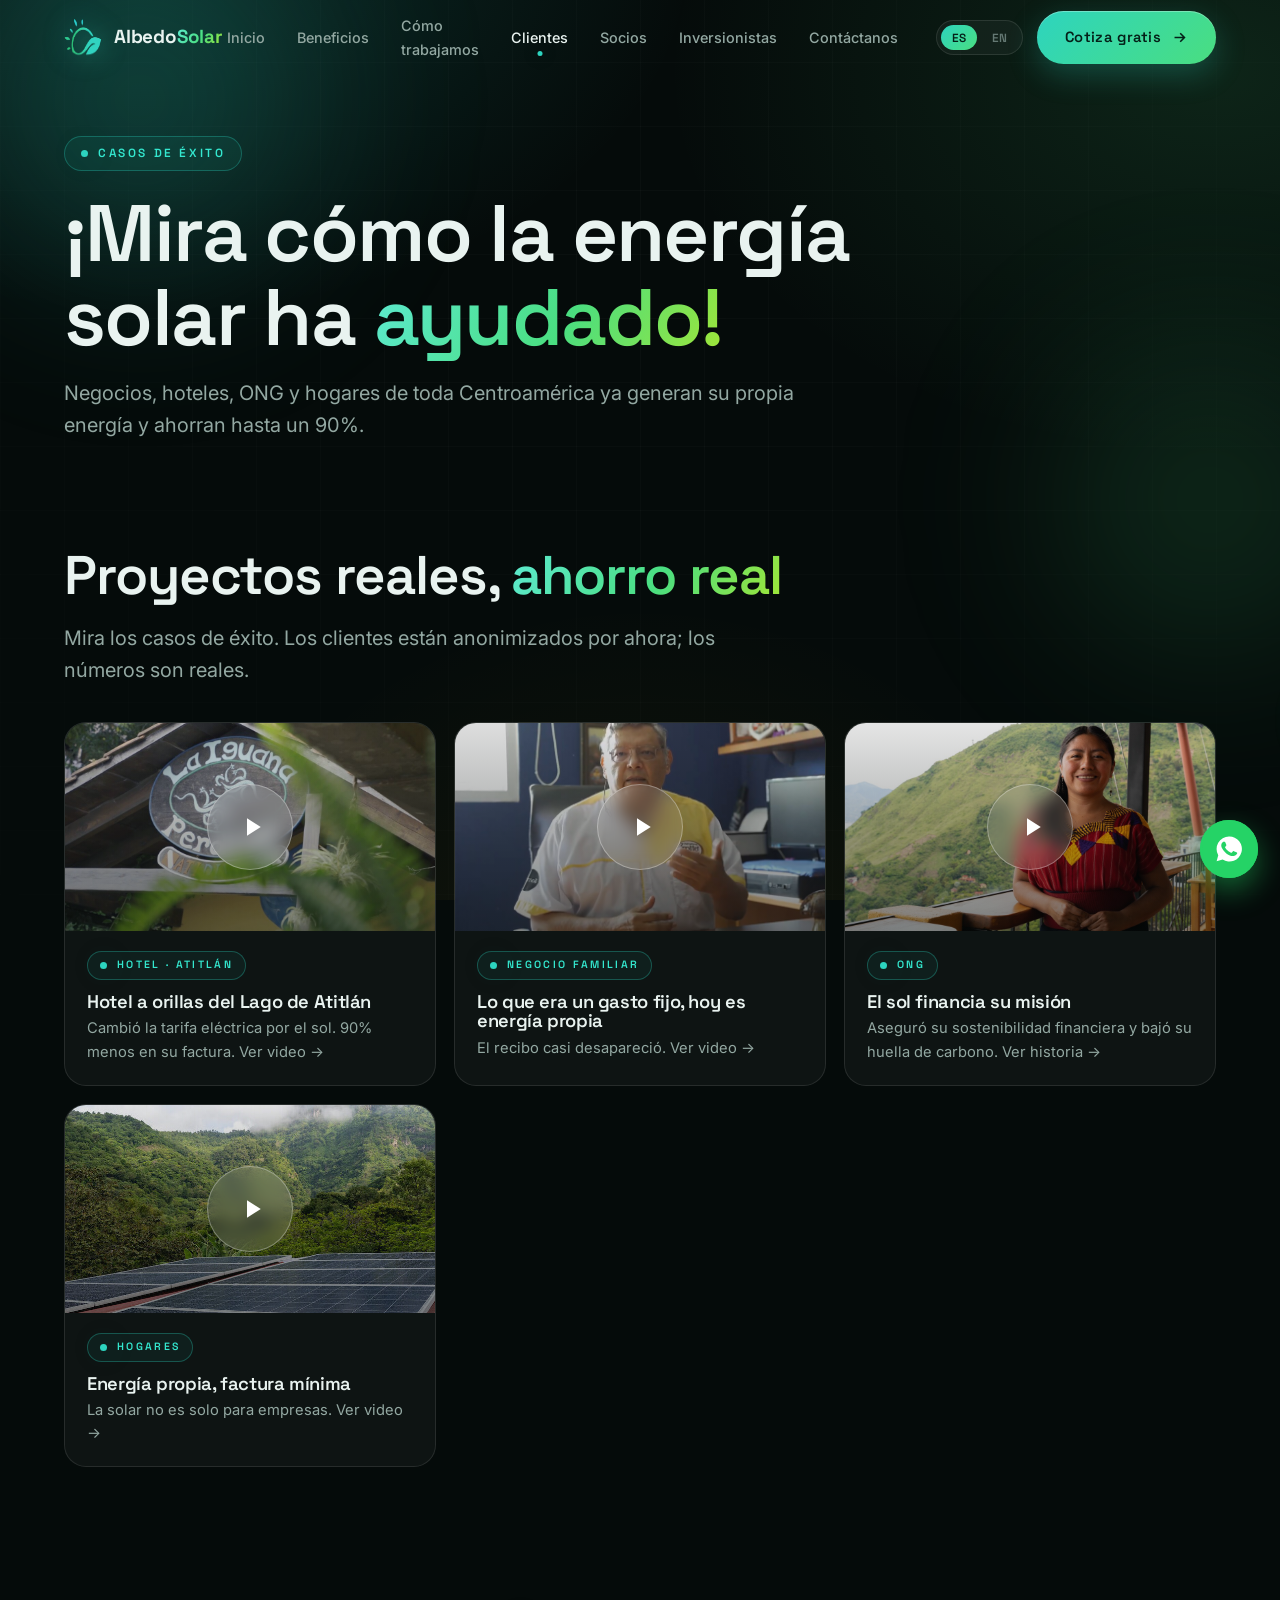
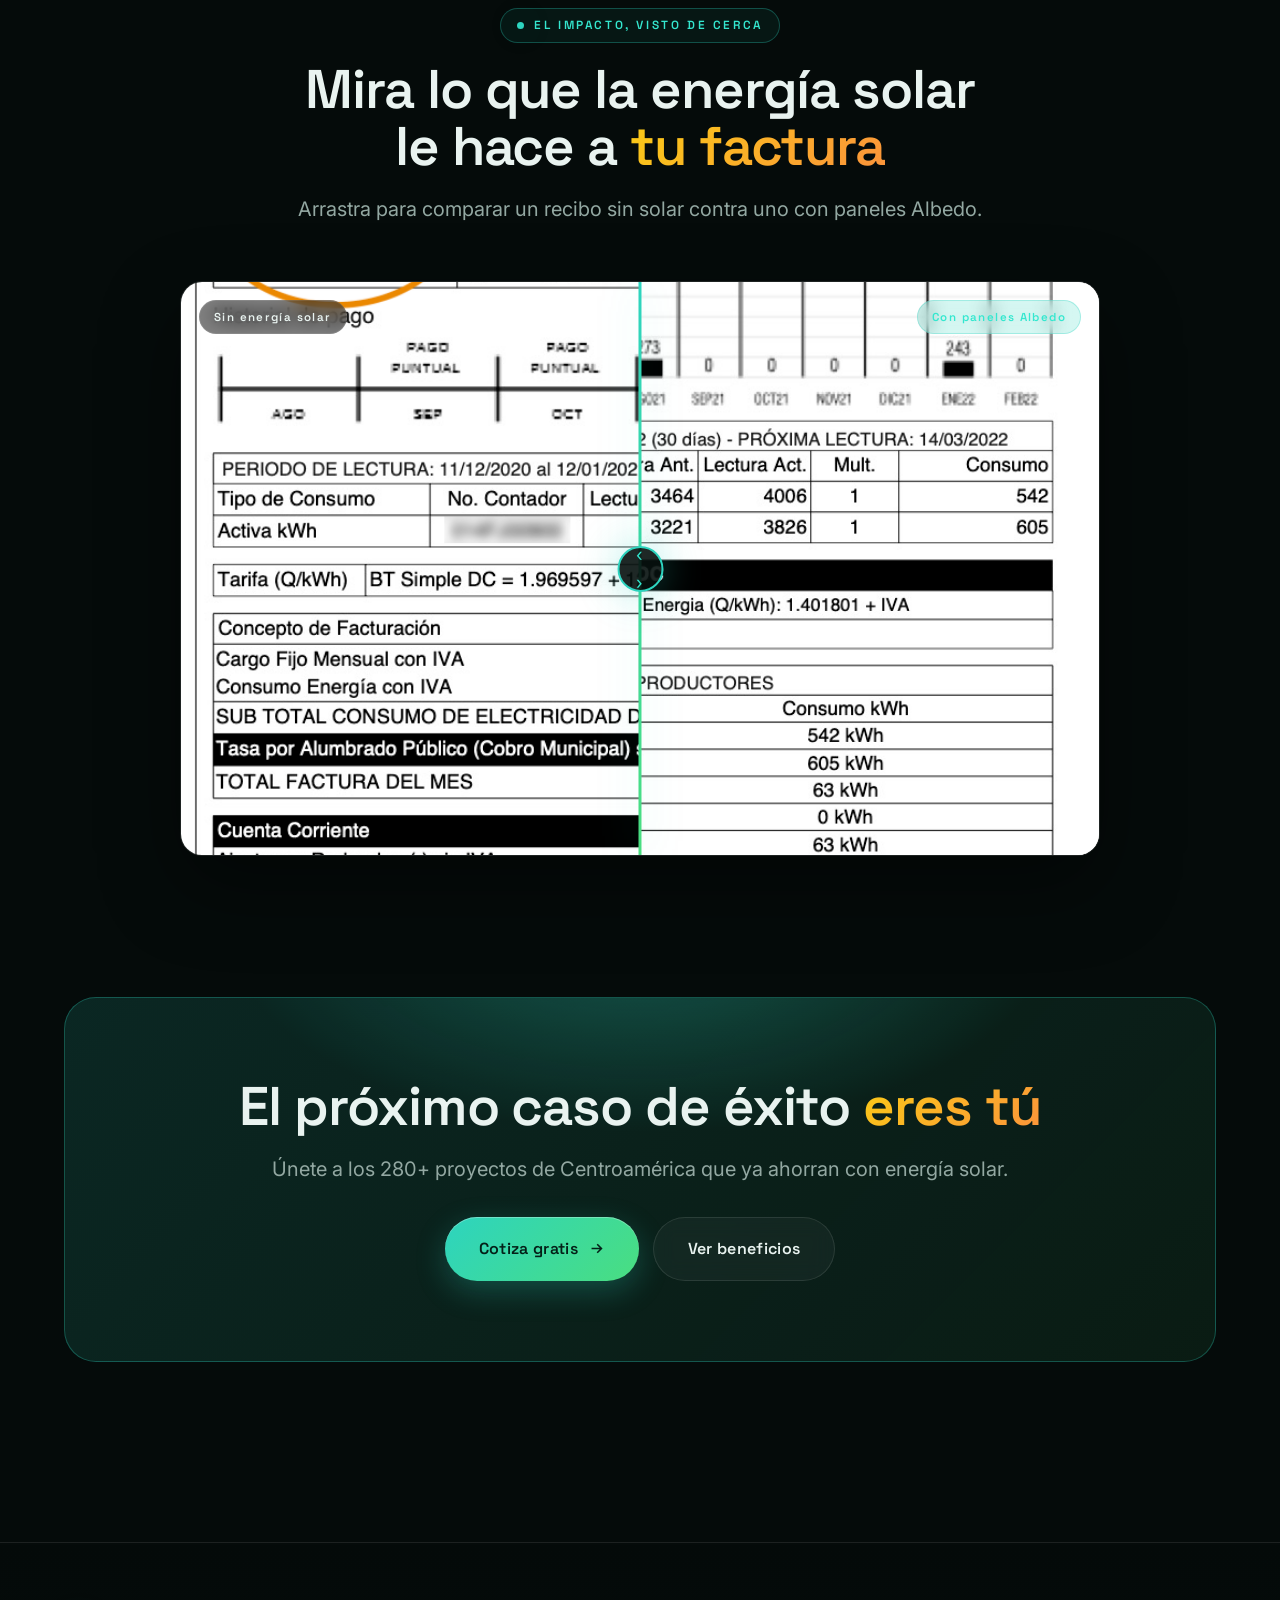
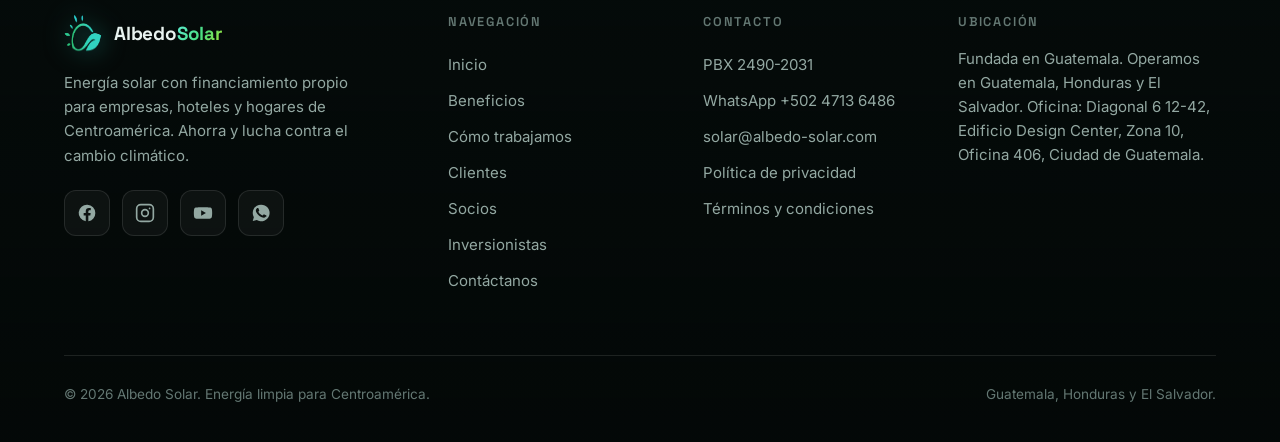
<file: clientes.html>
<!DOCTYPE html>
<html lang="es">
<head>
<meta charset="UTF-8" />
<meta name="viewport" content="width=device-width, initial-scale=1.0" />
<title data-en="Case studies | Albedo Solar">Casos de éxito | Albedo Solar</title>
<meta name="description" data-en="Businesses, hotels, NGOs and homes across Central America saving up to 90% with solar." content="Negocios, hoteles, ONG y hogares de Centroamérica que ahorran hasta 90% con energía solar." />
<link rel="icon" type="image/png" href="assets/images/green-logo-sun.png" />
<link rel="preconnect" href="https://fonts.googleapis.com">
<link rel="preconnect" href="https://fonts.gstatic.com" crossorigin>
<link rel="stylesheet" href="assets/css/styles.css" />
</head>
<body>

<div class="bg-field"></div>
<div class="aurora aurora--1"></div>
<div class="aurora aurora--2"></div>

<!-- NAV -->
<nav class="nav">
  <div class="wrap">
    <a class="brand" href="index.html"><img src="assets/images/green-logo-sun.png" alt="Albedo Solar" /><span>Albedo<b>Solar</b></span></a>
    <div class="nav-links">
      <a href="index.html" data-en="Home">Inicio</a>
      <a href="beneficios.html" data-en="Benefits">Beneficios</a>
      <a href="como-trabajamos.html" data-en="How we work">Cómo trabajamos</a>
      <a href="clientes.html" class="active" data-en="Clients">Clientes</a>
      <a href="socios.html" data-en="Partners">Socios</a>
      <a href="inversionistas.html" data-en="Investors">Inversionistas</a>
      <a href="contacto.html" data-en="Contact">Contáctanos</a>
    </div>
    <div class="nav-right">
      <div class="lang"><button data-lang="es" class="on">ES</button><button data-lang="en">EN</button></div>
      <a href="contacto.html" class="btn btn--primary nav-cta" data-en="Get a free quote">Cotiza gratis
        <svg viewBox="0 0 24 24" fill="none" stroke="currentColor" stroke-width="2.2"><path d="M5 12h14M13 6l6 6-6 6"/></svg></a>
      <button class="burger" aria-label="Menú"><span></span><span></span><span></span></button>
    </div>
  </div>
</nav>
<div class="drawer">
  <a href="index.html" data-en="Home">Inicio</a>
  <a href="beneficios.html" data-en="Benefits">Beneficios</a>
  <a href="como-trabajamos.html" data-en="How we work">Cómo trabajamos</a>
  <a href="clientes.html" data-en="Clients">Clientes</a>
  <a href="socios.html" data-en="Partners">Socios</a>
  <a href="inversionistas.html" data-en="Investors">Inversionistas</a>
  <a href="contacto.html" data-en="Contact">Contáctanos</a>
  <a href="contacto.html" class="btn btn--primary" data-en="Get a free quote">Cotiza gratis</a>
</div>

<!-- PAGE HERO -->
<section class="page-hero">
  <div class="wrap">
    <span class="eyebrow" data-reveal data-en="Case studies">Casos de éxito</span>
    <h1 data-reveal data-delay="1" data-en="See how solar has &lt;span class=&quot;gradient-text&quot;&gt;helped&lt;/span&gt;" style="margin-top:20px;max-width:16ch">¡Mira cómo la energía solar ha <span class="gradient-text">ayudado!</span></h1>
    <p class="lead" data-reveal data-delay="2" data-en="Businesses, hotels, NGOs and homes across Central America already make their own energy and save up to 90%.">Negocios, hoteles, ONG y hogares de toda Centroamérica ya generan su propia energía y ahorran hasta un 90%.</p>
  </div>
</section>

<!-- VIDEO GALLERY -->
<section class="section-pad" style="padding-top:48px">
  <div class="wrap">
    <div class="sec-head" style="margin-bottom:36px">
      <h2 data-reveal data-en="Real projects, &lt;span class=&quot;gradient-text&quot;&gt;real savings&lt;/span&gt;">Proyectos reales, <span class="gradient-text">ahorro real</span></h2>
      <p class="lead" data-reveal data-delay="1" data-en="Watch the case studies. Every project is anonymized for now; the numbers are real.">Mira los casos de éxito. Los clientes están anonimizados por ahora; los números son reales.</p>
    </div>
    <div class="vgrid">
      <!-- [CONFIRM video ID] Suggested: La Iguana Perdida hostel. Linking to channel until the ID is set. -->
      <a class="vcard" href="https://www.youtube.com/@albedosolar9647" target="_blank" rel="noopener" data-reveal>
        <div class="video-wrap">
          <img class="poster" src="assets/images/Albedo-Pics_-27.jpg" alt="Hotel a orillas del Lago de Atitlán" data-en-alt="Hotel on the shore of Lake Atitlán" />
          <span class="play-btn" aria-hidden="true"><span class="ring"><svg viewBox="0 0 24 24" fill="currentColor"><path d="M8 5v14l11-7z"/></svg></span></span>
        </div>
        <div class="vbody">
          <span class="eyebrow" data-en="Hotel · Atitlán">Hotel · Atitlán</span>
          <h3 data-en="Hotel on Lake Atitlán">Hotel a orillas del Lago de Atitlán</h3>
          <p data-en="Swapped the grid for the sun. 90% off its bill. Watch the video →">Cambió la tarifa eléctrica por el sol. 90% menos en su factura. Ver video →</p>
        </div>
      </a>
      <!-- [CONFIRM video ID] Suggested: Ferretería Sustentable / Gasolinera que ahorra con el sol -->
      <a class="vcard" href="https://www.youtube.com/@albedosolar9647" target="_blank" rel="noopener" data-reveal data-delay="1">
        <div class="video-wrap">
          <img class="poster" src="assets/images/grotto-new-image.jpg" alt="Negocio familiar cliente de Albedo Solar" data-en-alt="Family business, an Albedo Solar client" />
          <span class="play-btn" aria-hidden="true"><span class="ring"><svg viewBox="0 0 24 24" fill="currentColor"><path d="M8 5v14l11-7z"/></svg></span></span>
        </div>
        <div class="vbody">
          <span class="eyebrow" data-en="Family business">Negocio familiar</span>
          <h3 data-en="A fixed cost, now its own energy">Lo que era un gasto fijo, hoy es energía propia</h3>
          <p data-en="The bill all but vanished. Watch the video →">El recibo casi desapareció. Ver video →</p>
        </div>
      </a>
      <!-- [CONFIRM video ID] Suggested: NGO / sustainability case study -->
      <a class="vcard" href="https://www.youtube.com/@albedosolar9647" target="_blank" rel="noopener" data-reveal data-delay="2">
        <div class="video-wrap">
          <img class="poster" src="assets/images/DSC02021.jpg" alt="ONG cliente de Albedo Solar" data-en-alt="NGO, an Albedo Solar client" />
          <span class="play-btn" aria-hidden="true"><span class="ring"><svg viewBox="0 0 24 24" fill="currentColor"><path d="M8 5v14l11-7z"/></svg></span></span>
        </div>
        <div class="vbody">
          <span class="eyebrow" data-en="NGO">ONG</span>
          <h3 data-en="The sun funds the mission">El sol financia su misión</h3>
          <p data-en="Locked in its financial sustainability and cut its carbon footprint. See the story →">Aseguró su sostenibilidad financiera y bajó su huella de carbono. Ver historia →</p>
        </div>
      </a>
      <!-- [CONFIRM video ID] Suggested: Energía Solar Residencial con Baterías (Colinas de Andalucía) -->
      <a class="vcard" href="https://www.youtube.com/@albedosolar9647" target="_blank" rel="noopener" data-reveal data-delay="3">
        <div class="video-wrap">
          <img class="poster" src="assets/images/solar-with-trees.jpg" alt="Paneles solares residenciales" data-en-alt="Residential solar panels" />
          <span class="play-btn" aria-hidden="true"><span class="ring"><svg viewBox="0 0 24 24" fill="currentColor"><path d="M8 5v14l11-7z"/></svg></span></span>
        </div>
        <div class="vbody">
          <span class="eyebrow" data-en="Homes">Hogares</span>
          <h3 data-en="Own energy, tiny bill">Energía propia, factura mínima</h3>
          <p data-en="Solar isn’t just for businesses. Watch the video →">La solar no es solo para empresas. Ver video →</p>
        </div>
      </a>
    </div>
  </div>
</section>

<!-- BEFORE / AFTER SLIDER -->
<section class="section-pad" style="padding-top:0">
  <div class="wrap">
    <div class="sec-head center">
      <span class="eyebrow" data-reveal data-en="The impact, up close">El impacto, visto de cerca</span>
      <h2 data-reveal data-delay="1" data-en="See what solar does to &lt;span class=&quot;solar-text&quot;&gt;your bill&lt;/span&gt;">Mira lo que la energía solar le hace a <span class="solar-text">tu factura</span></h2>
      <p class="lead" style="margin-inline:auto" data-reveal data-delay="2" data-en="Drag to compare a bill without solar against one with Albedo panels.">Arrastra para comparar un recibo sin solar contra uno con paneles Albedo.</p>
    </div>
    <div style="max-width:920px;margin:0 auto" data-reveal data-delay="2">
      <div class="ba">
        <img class="before" src="assets/images/example-before.png" alt="Factura sin energía solar" data-en-alt="Bill without solar" />
        <img class="after" src="assets/images/example-after.png" alt="Factura con paneles solares" data-en-alt="Bill with solar panels" />
        <span class="ba-label l" data-en="Without solar">Sin energía solar</span>
        <span class="ba-label r" data-en="With Albedo panels">Con paneles Albedo</span>
        <div class="ba-handle"></div>
        <input type="range" min="0" max="100" value="50" aria-label="Comparar facturas" data-en-aria="Compare bills" />
      </div>
    </div>
  </div>
</section>

<!-- CTA -->
<section class="section-pad cta-band" style="padding-top:0">
  <div class="wrap">
    <div class="cta-box" data-reveal>
      <h2 data-en="The next success story is &lt;span class=&quot;solar-text&quot;&gt;you&lt;/span&gt;">El próximo caso de éxito <span class="solar-text">eres tú</span></h2>
      <p class="lead" data-en="Join the 280+ projects across Central America already saving with solar.">Únete a los 280+ proyectos de Centroamérica que ya ahorran con energía solar.</p>
      <div class="hero-actions">
        <a href="contacto.html" class="btn btn--primary btn--lg" data-en="Get a free quote">Cotiza gratis
          <svg viewBox="0 0 24 24" fill="none" stroke="currentColor" stroke-width="2.2"><path d="M5 12h14M13 6l6 6-6 6"/></svg></a>
        <a href="beneficios.html" class="btn btn--ghost btn--lg" data-en="See benefits">Ver beneficios</a>
      </div>
    </div>
  </div>
</section>

<!-- FOOTER -->
<footer class="footer">
  <div class="wrap">
    <div class="footer-grid">
      <div>
        <a class="brand" href="index.html"><img src="assets/images/green-logo-sun.png" alt="Albedo Solar" /><span>Albedo<b>Solar</b></span></a>
        <p data-en="Solar energy with built-in financing for businesses, hotels and homes across Central America. Save money and fight climate change.">Energía solar con financiamiento propio para empresas, hoteles y hogares de Centroamérica. Ahorra y lucha contra el cambio climático.</p>
        <div class="socials" style="margin-top:22px">
          <a href="https://www.facebook.com/AlbedoSolarGuate" target="_blank" rel="noopener" aria-label="Facebook"><svg viewBox="0 0 24 24" fill="currentColor"><path d="M22 12a10 10 0 1 0-11.5 9.9v-7H8v-2.9h2.5V9.8c0-2.5 1.5-3.9 3.8-3.9 1.1 0 2.2.2 2.2.2v2.5h-1.3c-1.2 0-1.6.8-1.6 1.6v1.9h2.8l-.4 2.9h-2.4v7A10 10 0 0 0 22 12z"/></svg></a>
          <a href="https://www.instagram.com/albedo.solar/" target="_blank" rel="noopener" aria-label="Instagram"><svg viewBox="0 0 24 24" fill="none" stroke="currentColor" stroke-width="2"><rect x="2" y="2" width="20" height="20" rx="5"/><circle cx="12" cy="12" r="4"/><circle cx="17.5" cy="6.5" r="1" fill="currentColor" stroke="none"/></svg></a>
          <a href="https://www.youtube.com/@albedosolar9647" target="_blank" rel="noopener" aria-label="YouTube"><svg viewBox="0 0 24 24" fill="currentColor"><path d="M23 12s0-3.2-.4-4.7a2.5 2.5 0 0 0-1.8-1.8C19.2 5 12 5 12 5s-7.2 0-8.8.5A2.5 2.5 0 0 0 1.4 7.3 26 26 0 0 0 1 12a26 26 0 0 0 .4 4.7 2.5 2.5 0 0 0 1.8 1.8C4.8 19 12 19 12 19s7.2 0 8.8-.5a2.5 2.5 0 0 0 1.8-1.8C23 15.2 23 12 23 12zM9.8 15.3V8.7l5.7 3.3z"/></svg></a>
          <a href="https://wa.me/50247136486" target="_blank" rel="noopener" aria-label="WhatsApp"><svg viewBox="0 0 24 24" fill="currentColor"><path d="M12 2a10 10 0 0 0-8.6 15l-1.3 4.7 4.8-1.3A10 10 0 1 0 12 2zm5.8 14.2c-.2.7-1.4 1.3-2 1.4-.5.1-1.2.1-1.9-.1-.4-.1-1-.3-1.7-.6-3-1.3-5-4.4-5.1-4.6-.2-.2-1.3-1.7-1.3-3.2s.8-2.3 1.1-2.6c.3-.3.6-.4.8-.4h.6c.2 0 .4 0 .7.5l.8 2c.1.2.1.4 0 .6l-.4.5-.3.4c-.2.2-.4.4-.2.7.2.4.9 1.5 2 2.4 1.3 1.2 2.4 1.5 2.7 1.7.3.1.5.1.7-.1l.9-1c.2-.3.4-.2.7-.1l2 .9c.3.2.5.2.6.4.1.1.1.7-.2 1.4z"/></svg></a>
        </div>
      </div>
      <div class="footer-col">
        <h4 data-en="Navigation">Navegación</h4>
        <a href="index.html" data-en="Home">Inicio</a>
        <a href="beneficios.html" data-en="Benefits">Beneficios</a>
        <a href="como-trabajamos.html" data-en="How we work">Cómo trabajamos</a>
        <a href="clientes.html" data-en="Clients">Clientes</a>
        <a href="socios.html" data-en="Partners">Socios</a>
        <a href="inversionistas.html" data-en="Investors">Inversionistas</a>
        <a href="contacto.html" data-en="Contact">Contáctanos</a>
      </div>
      <div class="footer-col">
        <h4 data-en="Contact">Contacto</h4>
        <a href="tel:+50224902031">PBX 2490-2031</a>
        <a href="https://wa.me/50247136486" target="_blank" rel="noopener">WhatsApp +502 4713 6486</a>
        <a href="mailto:solar@albedo-solar.com">solar@albedo-solar.com</a>
        <a href="privacidad.html" data-en="Privacy policy">Política de privacidad</a>
        <a href="terminos.html" data-en="Terms">Términos y condiciones</a>
      </div>
      <div class="footer-col">
        <h4 data-en="Location">Ubicación</h4>
        <p style="color:var(--muted);font-size:.94rem" data-en="Founded in Guatemala. Serving Guatemala, Honduras and El Salvador. Office: Diagonal 6 12-42, Edificio Design Center, Zona 10, Office 406, Guatemala City.">Fundada en Guatemala. Operamos en Guatemala, Honduras y El Salvador. Oficina: Diagonal 6 12-42, Edificio Design Center, Zona 10, Oficina 406, Ciudad de Guatemala.</p>
      </div>
    </div>
    <div class="footer-bottom">
      <span data-en="© 2026 Albedo Solar. Clean energy for Central America.">© <span data-year>2026</span> Albedo Solar. Energía limpia para Centroamérica.</span>
      <span data-en="Guatemala, Honduras and El Salvador.">Guatemala, Honduras y El Salvador.</span>
    </div>
  </div>
</footer>

<a class="wa-float" href="https://wa.me/50247136486" target="_blank" rel="noopener" aria-label="WhatsApp" data-en-aria="Chat on WhatsApp">
  <svg viewBox="0 0 24 24"><path d="M12 2a10 10 0 0 0-8.6 15l-1.3 4.7 4.8-1.3A10 10 0 1 0 12 2zm5.8 14.2c-.2.7-1.4 1.3-2 1.4-.5.1-1.2.1-1.9-.1-.4-.1-1-.3-1.7-.6-3-1.3-5-4.4-5.1-4.6-.2-.2-1.3-1.7-1.3-3.2s.8-2.3 1.1-2.6c.3-.3.6-.4.8-.4h.6c.2 0 .4 0 .7.5l.8 2c.1.2.1.4 0 .6l-.4.5-.3.4c-.2.2-.4.4-.2.7.2.4.9 1.5 2 2.4 1.3 1.2 2.4 1.5 2.7 1.7.3.1.5.1.7-.1l.9-1c.2-.3.4-.2.7-.1l2 .9c.3.2.5.2.6.4.1.1.1.7-.2 1.4z"/></svg>
</a>

<script src="assets/js/main.js"></script>
</body>
</html>
</file>
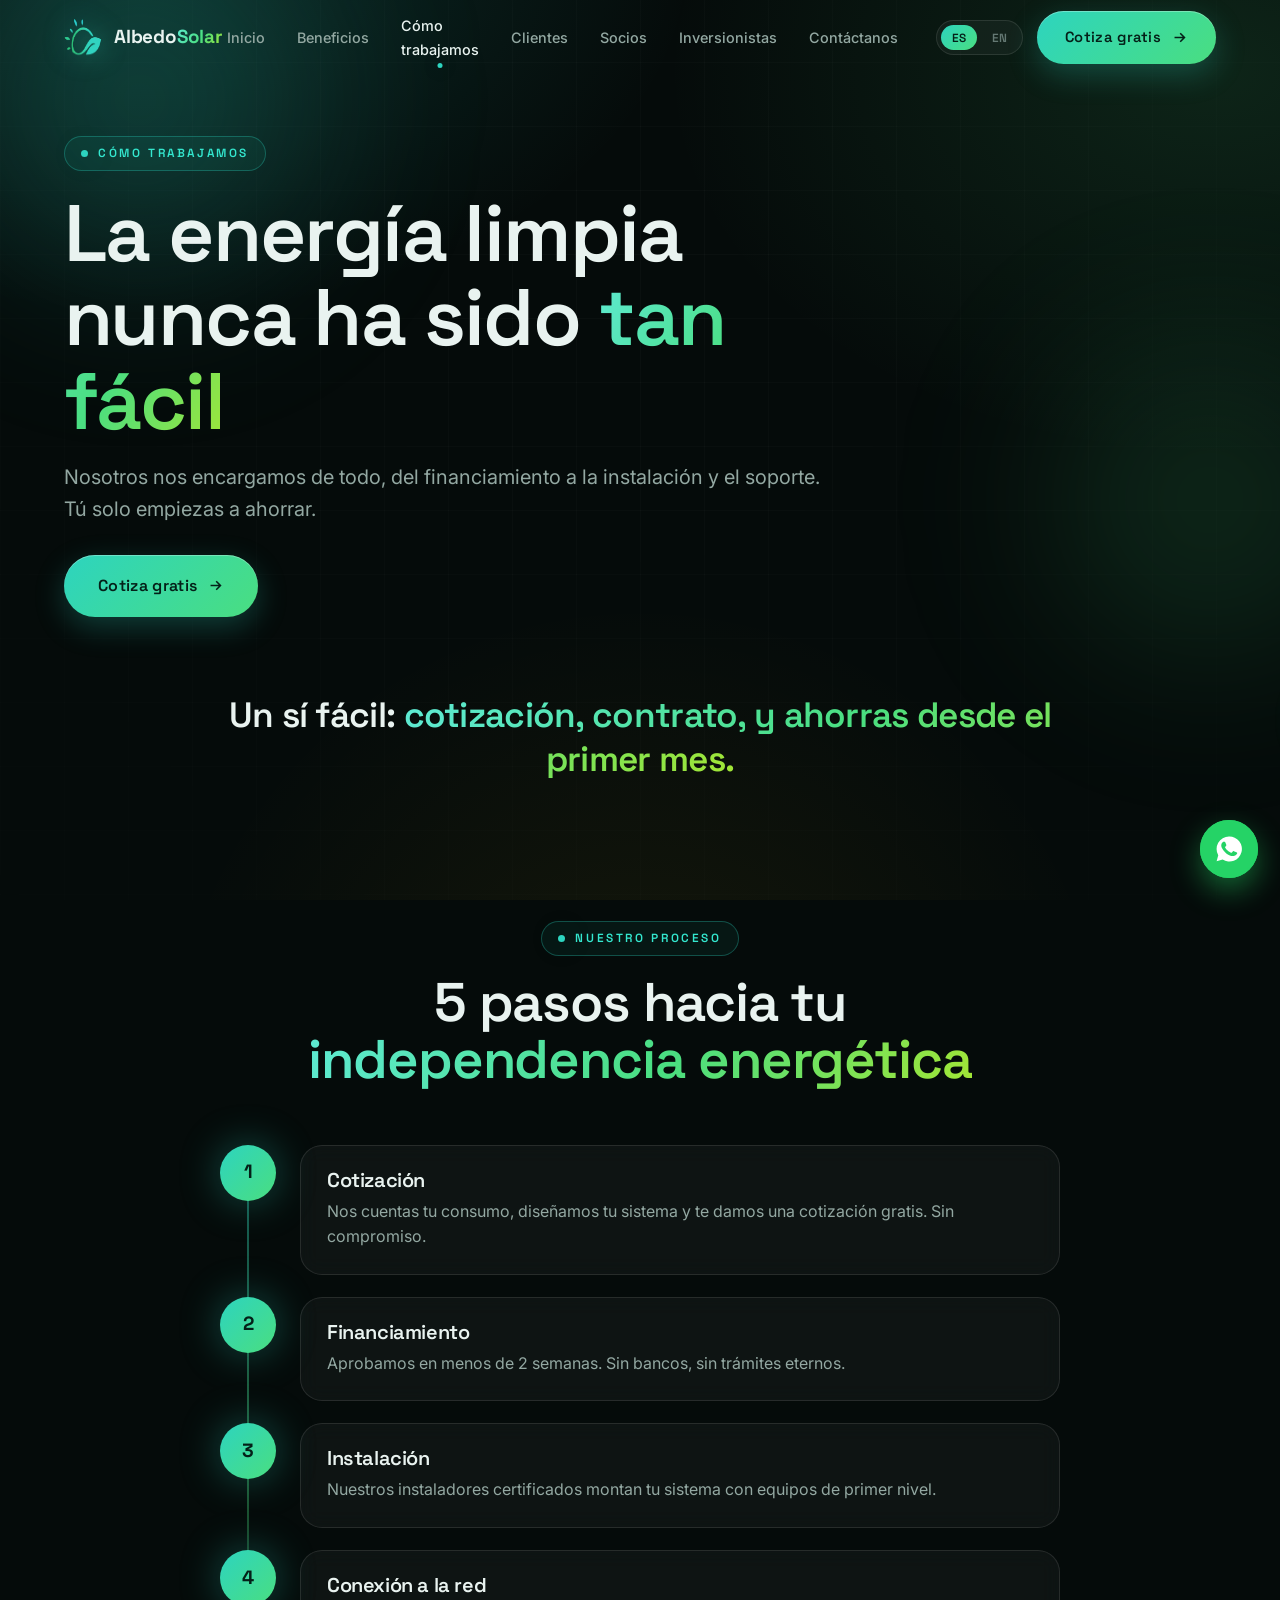
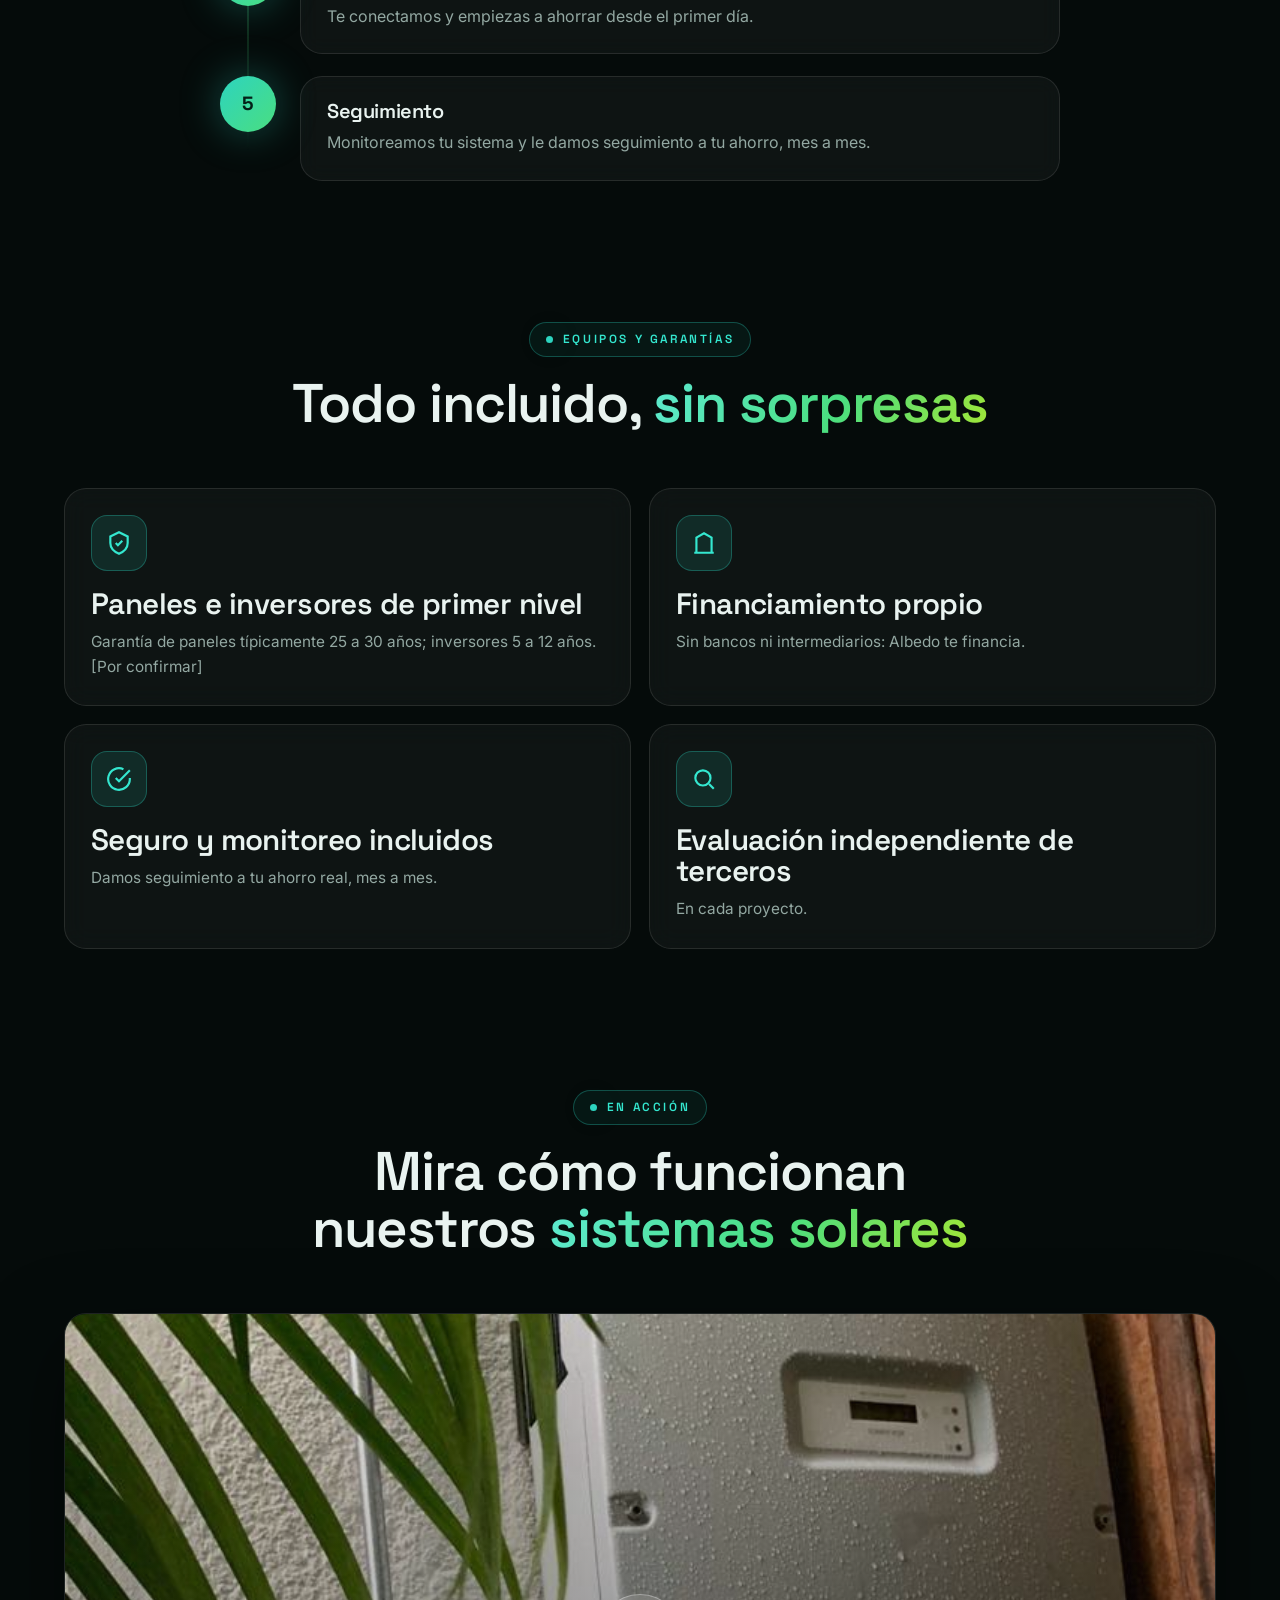
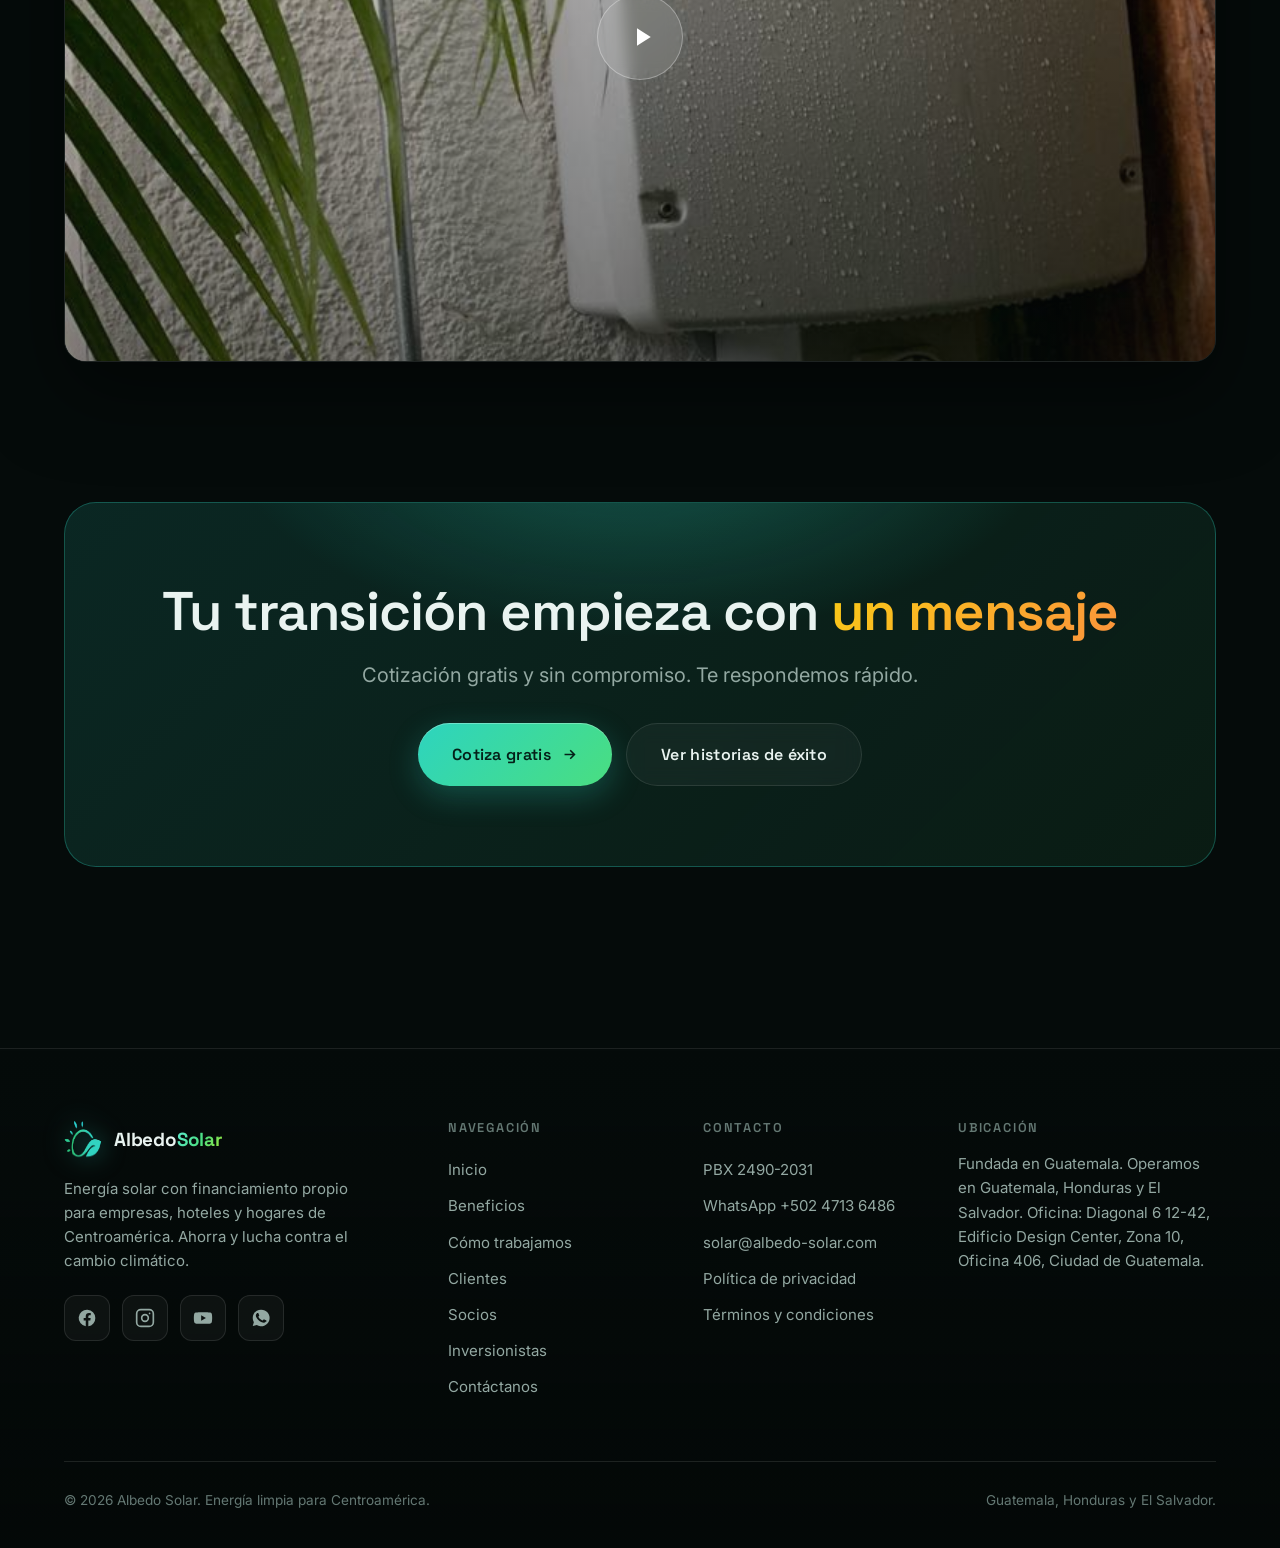
<file: como-trabajamos.html>
<!DOCTYPE html>
<html lang="es">
<head>
<meta charset="UTF-8" />
<meta name="viewport" content="width=device-width, initial-scale=1.0" />
<title data-en="How we work | Albedo Solar">Cómo trabajamos | Albedo Solar</title>
<meta name="description" data-en="Financing, installation and support in one. Five steps to energy independence. Get a free quote." content="Financiamiento, instalación y soporte, todo en uno. Cinco pasos hacia tu independencia energética. Cotiza gratis." />
<link rel="icon" type="image/png" href="assets/images/green-logo-sun.png" />
<link rel="preconnect" href="https://fonts.googleapis.com">
<link rel="preconnect" href="https://fonts.gstatic.com" crossorigin>
<link rel="stylesheet" href="assets/css/styles.css" />
</head>
<body>

<div class="bg-field"></div>
<div class="aurora aurora--1"></div>
<div class="aurora aurora--2"></div>

<!-- NAV -->
<nav class="nav">
  <div class="wrap">
    <a class="brand" href="index.html"><img src="assets/images/green-logo-sun.png" alt="Albedo Solar" /><span>Albedo<b>Solar</b></span></a>
    <div class="nav-links">
      <a href="index.html" data-en="Home">Inicio</a>
      <a href="beneficios.html" data-en="Benefits">Beneficios</a>
      <a href="como-trabajamos.html" class="active" data-en="How we work">Cómo trabajamos</a>
      <a href="clientes.html" data-en="Clients">Clientes</a>
      <a href="socios.html" data-en="Partners">Socios</a>
      <a href="inversionistas.html" data-en="Investors">Inversionistas</a>
      <a href="contacto.html" data-en="Contact">Contáctanos</a>
    </div>
    <div class="nav-right">
      <div class="lang"><button data-lang="es" class="on">ES</button><button data-lang="en">EN</button></div>
      <a href="contacto.html" class="btn btn--primary nav-cta" data-en="Get a free quote">Cotiza gratis
        <svg viewBox="0 0 24 24" fill="none" stroke="currentColor" stroke-width="2.2"><path d="M5 12h14M13 6l6 6-6 6"/></svg></a>
      <button class="burger" aria-label="Menú"><span></span><span></span><span></span></button>
    </div>
  </div>
</nav>
<div class="drawer">
  <a href="index.html" data-en="Home">Inicio</a>
  <a href="beneficios.html" data-en="Benefits">Beneficios</a>
  <a href="como-trabajamos.html" data-en="How we work">Cómo trabajamos</a>
  <a href="clientes.html" data-en="Clients">Clientes</a>
  <a href="socios.html" data-en="Partners">Socios</a>
  <a href="inversionistas.html" data-en="Investors">Inversionistas</a>
  <a href="contacto.html" data-en="Contact">Contáctanos</a>
  <a href="contacto.html" class="btn btn--primary" data-en="Get a free quote">Cotiza gratis</a>
</div>

<!-- PAGE HERO -->
<section class="page-hero">
  <div class="wrap">
    <span class="eyebrow" data-reveal data-en="How we work">Cómo trabajamos</span>
    <h1 data-reveal data-delay="1" data-en="Clean energy has never been &lt;span class=&quot;gradient-text&quot;&gt;this easy&lt;/span&gt;" style="margin-top:20px;max-width:16ch">La energía limpia nunca ha sido <span class="gradient-text">tan fácil</span></h1>
    <p class="lead" data-reveal data-delay="2" data-en="We handle everything, from financing to installation and support. You just start saving.">Nosotros nos encargamos de todo, del financiamiento a la instalación y el soporte. Tú solo empiezas a ahorrar.</p>
    <div class="hero-actions" style="margin-top:30px" data-reveal data-delay="3">
      <a href="contacto.html" class="btn btn--primary btn--lg" data-en="Get a free quote">Cotiza gratis
        <svg viewBox="0 0 24 24" fill="none" stroke="currentColor" stroke-width="2.2"><path d="M5 12h14M13 6l6 6-6 6"/></svg></a>
    </div>
  </div>
</section>

<!-- EASY YES PULL QUOTE -->
<section class="section-pad" style="padding-top:36px;padding-bottom:0">
  <div class="wrap">
    <p class="pull" data-reveal data-en="An easy yes: &lt;span class=&quot;gradient-text&quot;&gt;quote, sign, and save from month one.&lt;/span&gt;">Un sí fácil: <span class="gradient-text">cotización, contrato, y ahorras desde el primer mes.</span></p>
  </div>
</section>

<!-- 5 STEPS TIMELINE -->
<section class="section-pad">
  <div class="wrap">
    <div class="sec-head center">
      <span class="eyebrow" data-reveal data-en="Our process">Nuestro proceso</span>
      <h2 data-reveal data-delay="1" data-en="5 steps to your energy independence">5 pasos hacia tu <span class="gradient-text">independencia energética</span></h2>
    </div>
    <div class="timeline" style="max-width:840px;margin:0 auto">
      <div class="step" data-reveal>
        <div class="step-num">1</div>
        <div class="step-card"><h3 data-en="Quote">Cotización</h3><p data-en="Tell us your usage, we design your system and give you a free quote. No strings.">Nos cuentas tu consumo, diseñamos tu sistema y te damos una cotización gratis. Sin compromiso.</p></div>
      </div>
      <div class="step" data-reveal data-delay="1">
        <div class="step-num">2</div>
        <div class="step-card"><h3 data-en="Financing">Financiamiento</h3><p data-en="Approved in under 2 weeks. No banks, no endless paperwork.">Aprobamos en menos de 2 semanas. Sin bancos, sin trámites eternos.</p></div>
      </div>
      <div class="step" data-reveal data-delay="2">
        <div class="step-num">3</div>
        <div class="step-card"><h3 data-en="Installation">Instalación</h3><p data-en="Our certified installers fit your system with first-rate equipment.">Nuestros instaladores certificados montan tu sistema con equipos de primer nivel.</p></div>
      </div>
      <div class="step" data-reveal data-delay="3">
        <div class="step-num">4</div>
        <div class="step-card"><h3 data-en="Grid connection">Conexión a la red</h3><p data-en="We connect you and you start saving from day one.">Te conectamos y empiezas a ahorrar desde el primer día.</p></div>
      </div>
      <div class="step" data-reveal data-delay="4">
        <div class="step-num">5</div>
        <div class="step-card"><h3 data-en="Follow-up">Seguimiento</h3><p data-en="We monitor your system and track your savings, month after month.">Monitoreamos tu sistema y le damos seguimiento a tu ahorro, mes a mes.</p></div>
      </div>
    </div>
  </div>
</section>

<!-- TRUST: EQUIPOS Y GARANTÍAS -->
<section class="section-pad" style="padding-top:0">
  <div class="wrap">
    <div class="sec-head center">
      <span class="eyebrow" data-reveal data-en="Equipment and warranties">Equipos y garantías</span>
      <h2 data-reveal data-delay="1" data-en="Everything included, no surprises">Todo incluido, <span class="gradient-text">sin sorpresas</span></h2>
    </div>
    <div class="bento">
      <div class="card col-3" data-reveal>
        <div class="card-body">
          <div class="icon-badge"><svg viewBox="0 0 24 24" fill="none" stroke="currentColor" stroke-width="2"><path d="M12 2 4 6v6c0 5 3.5 8 8 10 4.5-2 8-5 8-10V6z"/><path d="m9 12 2 2 4-4"/></svg></div>
          <h3 data-en="Tier-1 panels and inverters">Paneles e inversores de primer nivel</h3>
          <p data-en="Panel warranty typically 25 to 30 years; inverters 5 to 12 years. [To be confirmed]">Garantía de paneles típicamente 25 a 30 años; inversores 5 a 12 años. [Por confirmar]</p>
        </div>
      </div>
      <div class="card col-3" data-reveal data-delay="1">
        <div class="card-body">
          <div class="icon-badge"><svg viewBox="0 0 24 24" fill="none" stroke="currentColor" stroke-width="2"><path d="M3 21h18M5 21V7l7-4 7 4v14"/><path d="M9 9h.01M15 9h.01M9 13h.01M15 13h.01"/></svg></div>
          <h3 data-en="Built-in financing">Financiamiento propio</h3>
          <p data-en="No banks, no middlemen. Albedo finances you directly.">Sin bancos ni intermediarios: Albedo te financia.</p>
        </div>
      </div>
      <div class="card col-3" data-reveal data-delay="1">
        <div class="card-body">
          <div class="icon-badge"><svg viewBox="0 0 24 24" fill="none" stroke="currentColor" stroke-width="2"><path d="M22 11.1V12a10 10 0 1 1-5.9-9.1"/><path d="M22 4 12 14.01l-3-3"/></svg></div>
          <h3 data-en="Insurance and monitoring included">Seguro y monitoreo incluidos</h3>
          <p data-en="We track your real savings, month after month.">Damos seguimiento a tu ahorro real, mes a mes.</p>
        </div>
      </div>
      <div class="card col-3" data-reveal data-delay="2">
        <div class="card-body">
          <div class="icon-badge"><svg viewBox="0 0 24 24" fill="none" stroke="currentColor" stroke-width="2"><circle cx="11" cy="11" r="7"/><path d="m21 21-4.3-4.3"/></svg></div>
          <h3 data-en="Independent third-party evaluation">Evaluación independiente de terceros</h3>
          <p data-en="On every project.">En cada proyecto.</p>
        </div>
      </div>
    </div>
  </div>
</section>

<!-- VIDEO -->
<section class="section-pad" style="padding-top:0">
  <div class="wrap">
    <div class="sec-head center">
      <span class="eyebrow" data-reveal data-en="In action">En acción</span>
      <h2 data-reveal data-delay="1" data-en="See our solar systems at work">Mira cómo funcionan nuestros <span class="gradient-text">sistemas solares</span></h2>
    </div>
    <!-- [CONFIRM video ID] Suggested: Oro del Pacífico (1.2 MW). Using brand explainer as placeholder. -->
    <div class="video-wrap" data-reveal data-delay="2" data-video="UJ7gDQhjEqg">
      <img class="poster" src="assets/images/how-it-works.jpg" alt="Inversor solar instalado por Albedo" data-en-alt="Solar inverter installed by Albedo" style="object-position:center" />
      <button class="play-btn" aria-label="Ver video" data-en-aria="Play video"><span class="ring"><svg viewBox="0 0 24 24" fill="currentColor"><path d="M8 5v14l11-7z"/></svg></span></button>
    </div>
  </div>
</section>

<!-- CTA -->
<section class="section-pad cta-band" style="padding-top:0">
  <div class="wrap">
    <div class="cta-box" data-reveal>
      <h2 data-en="Your switch starts with &lt;span class=&quot;solar-text&quot;&gt;one message&lt;/span&gt;">Tu transición empieza con <span class="solar-text">un mensaje</span></h2>
      <p class="lead" data-en="Free, no-obligation quote. We reply fast.">Cotización gratis y sin compromiso. Te respondemos rápido.</p>
      <div class="hero-actions">
        <a href="contacto.html" class="btn btn--primary btn--lg" data-en="Get a free quote">Cotiza gratis
          <svg viewBox="0 0 24 24" fill="none" stroke="currentColor" stroke-width="2.2"><path d="M5 12h14M13 6l6 6-6 6"/></svg></a>
        <a href="clientes.html" class="btn btn--ghost btn--lg" data-en="See success stories">Ver historias de éxito</a>
      </div>
    </div>
  </div>
</section>

<!-- FOOTER -->
<footer class="footer">
  <div class="wrap">
    <div class="footer-grid">
      <div>
        <a class="brand" href="index.html"><img src="assets/images/green-logo-sun.png" alt="Albedo Solar" /><span>Albedo<b>Solar</b></span></a>
        <p data-en="Solar energy with built-in financing for businesses, hotels and homes across Central America. Save money and fight climate change.">Energía solar con financiamiento propio para empresas, hoteles y hogares de Centroamérica. Ahorra y lucha contra el cambio climático.</p>
        <div class="socials" style="margin-top:22px">
          <a href="https://www.facebook.com/AlbedoSolarGuate" target="_blank" rel="noopener" aria-label="Facebook"><svg viewBox="0 0 24 24" fill="currentColor"><path d="M22 12a10 10 0 1 0-11.5 9.9v-7H8v-2.9h2.5V9.8c0-2.5 1.5-3.9 3.8-3.9 1.1 0 2.2.2 2.2.2v2.5h-1.3c-1.2 0-1.6.8-1.6 1.6v1.9h2.8l-.4 2.9h-2.4v7A10 10 0 0 0 22 12z"/></svg></a>
          <a href="https://www.instagram.com/albedo.solar/" target="_blank" rel="noopener" aria-label="Instagram"><svg viewBox="0 0 24 24" fill="none" stroke="currentColor" stroke-width="2"><rect x="2" y="2" width="20" height="20" rx="5"/><circle cx="12" cy="12" r="4"/><circle cx="17.5" cy="6.5" r="1" fill="currentColor" stroke="none"/></svg></a>
          <a href="https://www.youtube.com/@albedosolar9647" target="_blank" rel="noopener" aria-label="YouTube"><svg viewBox="0 0 24 24" fill="currentColor"><path d="M23 12s0-3.2-.4-4.7a2.5 2.5 0 0 0-1.8-1.8C19.2 5 12 5 12 5s-7.2 0-8.8.5A2.5 2.5 0 0 0 1.4 7.3 26 26 0 0 0 1 12a26 26 0 0 0 .4 4.7 2.5 2.5 0 0 0 1.8 1.8C4.8 19 12 19 12 19s7.2 0 8.8-.5a2.5 2.5 0 0 0 1.8-1.8C23 15.2 23 12 23 12zM9.8 15.3V8.7l5.7 3.3z"/></svg></a>
          <a href="https://wa.me/50247136486" target="_blank" rel="noopener" aria-label="WhatsApp"><svg viewBox="0 0 24 24" fill="currentColor"><path d="M12 2a10 10 0 0 0-8.6 15l-1.3 4.7 4.8-1.3A10 10 0 1 0 12 2zm5.8 14.2c-.2.7-1.4 1.3-2 1.4-.5.1-1.2.1-1.9-.1-.4-.1-1-.3-1.7-.6-3-1.3-5-4.4-5.1-4.6-.2-.2-1.3-1.7-1.3-3.2s.8-2.3 1.1-2.6c.3-.3.6-.4.8-.4h.6c.2 0 .4 0 .7.5l.8 2c.1.2.1.4 0 .6l-.4.5-.3.4c-.2.2-.4.4-.2.7.2.4.9 1.5 2 2.4 1.3 1.2 2.4 1.5 2.7 1.7.3.1.5.1.7-.1l.9-1c.2-.3.4-.2.7-.1l2 .9c.3.2.5.2.6.4.1.1.1.7-.2 1.4z"/></svg></a>
        </div>
      </div>
      <div class="footer-col">
        <h4 data-en="Navigation">Navegación</h4>
        <a href="index.html" data-en="Home">Inicio</a>
        <a href="beneficios.html" data-en="Benefits">Beneficios</a>
        <a href="como-trabajamos.html" data-en="How we work">Cómo trabajamos</a>
        <a href="clientes.html" data-en="Clients">Clientes</a>
        <a href="socios.html" data-en="Partners">Socios</a>
        <a href="inversionistas.html" data-en="Investors">Inversionistas</a>
        <a href="contacto.html" data-en="Contact">Contáctanos</a>
      </div>
      <div class="footer-col">
        <h4 data-en="Contact">Contacto</h4>
        <a href="tel:+50224902031">PBX 2490-2031</a>
        <a href="https://wa.me/50247136486" target="_blank" rel="noopener">WhatsApp +502 4713 6486</a>
        <a href="mailto:solar@albedo-solar.com">solar@albedo-solar.com</a>
        <a href="privacidad.html" data-en="Privacy policy">Política de privacidad</a>
        <a href="terminos.html" data-en="Terms">Términos y condiciones</a>
      </div>
      <div class="footer-col">
        <h4 data-en="Location">Ubicación</h4>
        <p style="color:var(--muted);font-size:.94rem" data-en="Founded in Guatemala. Serving Guatemala, Honduras and El Salvador. Office: Diagonal 6 12-42, Edificio Design Center, Zona 10, Office 406, Guatemala City.">Fundada en Guatemala. Operamos en Guatemala, Honduras y El Salvador. Oficina: Diagonal 6 12-42, Edificio Design Center, Zona 10, Oficina 406, Ciudad de Guatemala.</p>
      </div>
    </div>
    <div class="footer-bottom">
      <span data-en="© 2026 Albedo Solar. Clean energy for Central America.">© <span data-year>2026</span> Albedo Solar. Energía limpia para Centroamérica.</span>
      <span data-en="Guatemala, Honduras and El Salvador.">Guatemala, Honduras y El Salvador.</span>
    </div>
  </div>
</footer>

<a class="wa-float" href="https://wa.me/50247136486" target="_blank" rel="noopener" aria-label="WhatsApp" data-en-aria="Chat on WhatsApp">
  <svg viewBox="0 0 24 24"><path d="M12 2a10 10 0 0 0-8.6 15l-1.3 4.7 4.8-1.3A10 10 0 1 0 12 2zm5.8 14.2c-.2.7-1.4 1.3-2 1.4-.5.1-1.2.1-1.9-.1-.4-.1-1-.3-1.7-.6-3-1.3-5-4.4-5.1-4.6-.2-.2-1.3-1.7-1.3-3.2s.8-2.3 1.1-2.6c.3-.3.6-.4.8-.4h.6c.2 0 .4 0 .7.5l.8 2c.1.2.1.4 0 .6l-.4.5-.3.4c-.2.2-.4.4-.2.7.2.4.9 1.5 2 2.4 1.3 1.2 2.4 1.5 2.7 1.7.3.1.5.1.7-.1l.9-1c.2-.3.4-.2.7-.1l2 .9c.3.2.5.2.6.4.1.1.1.7-.2 1.4z"/></svg>
</a>

<script src="assets/js/main.js"></script>
</body>
</html>
</file>
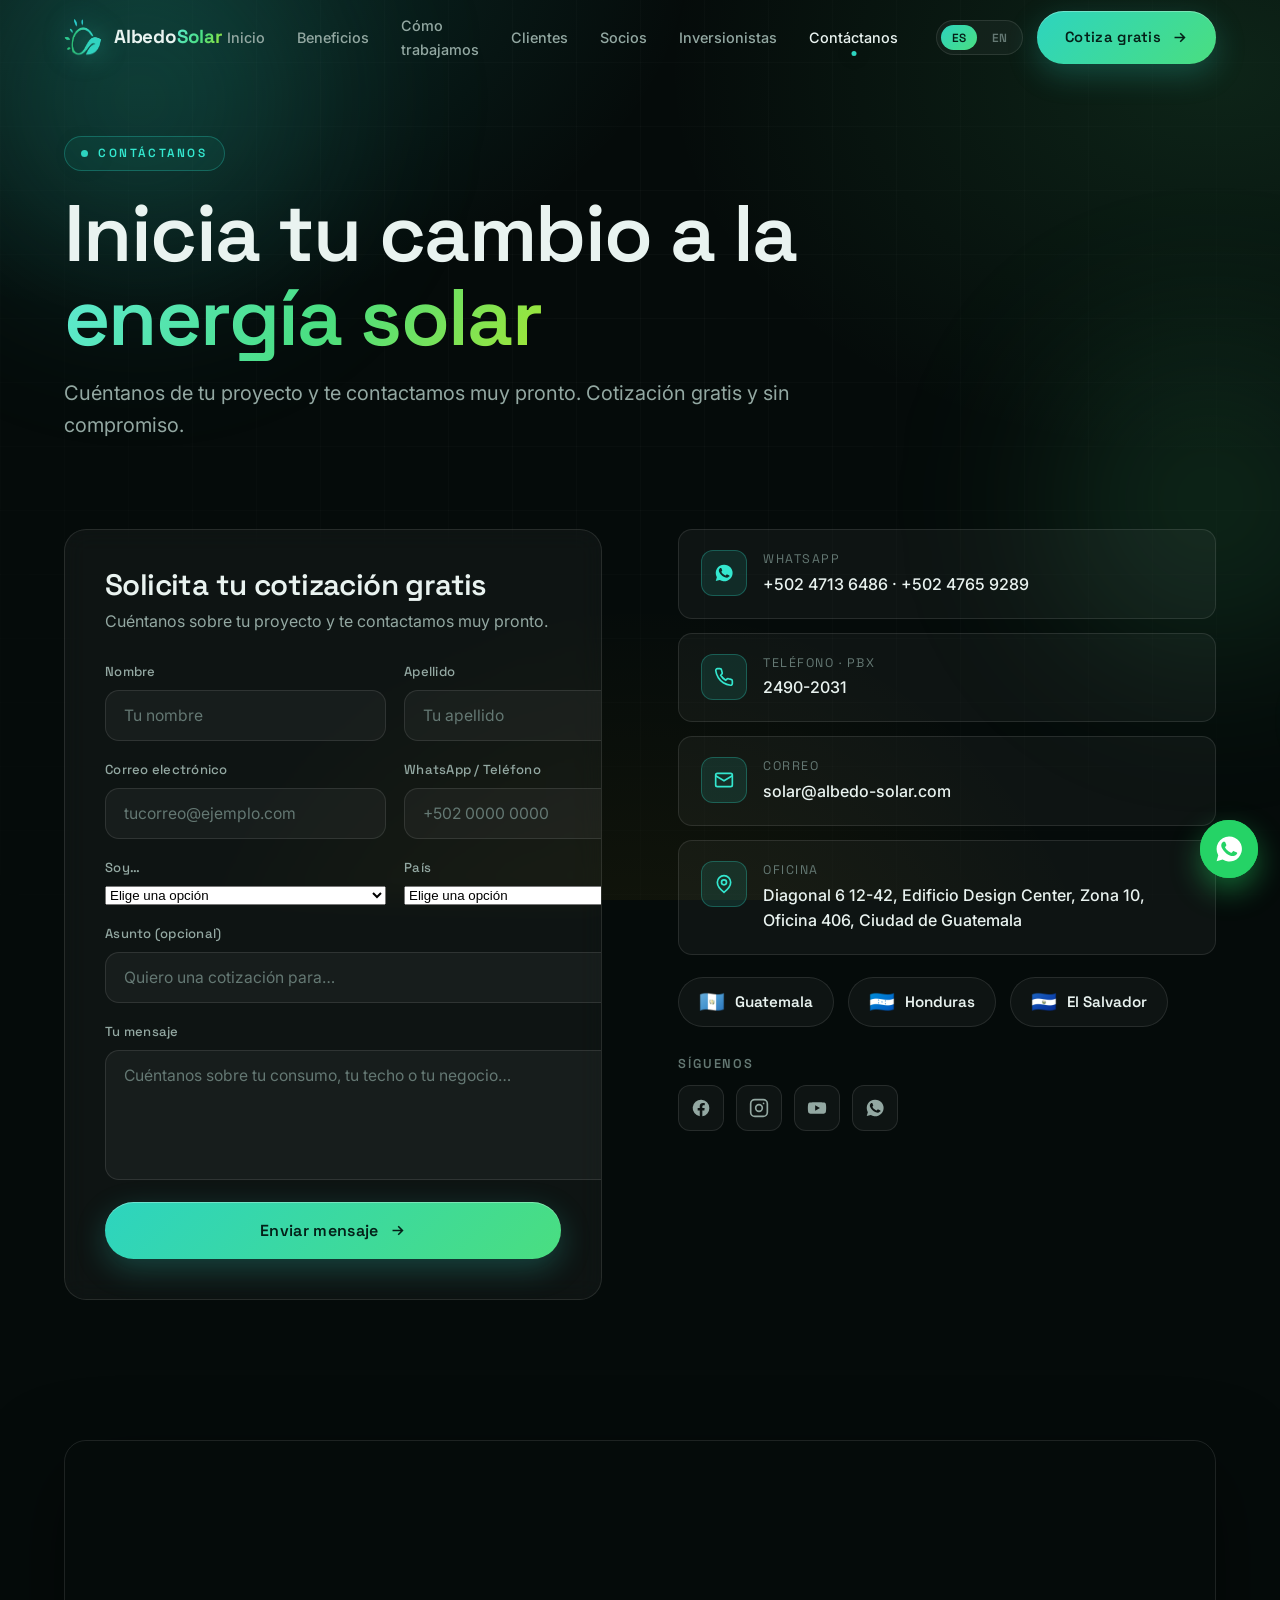
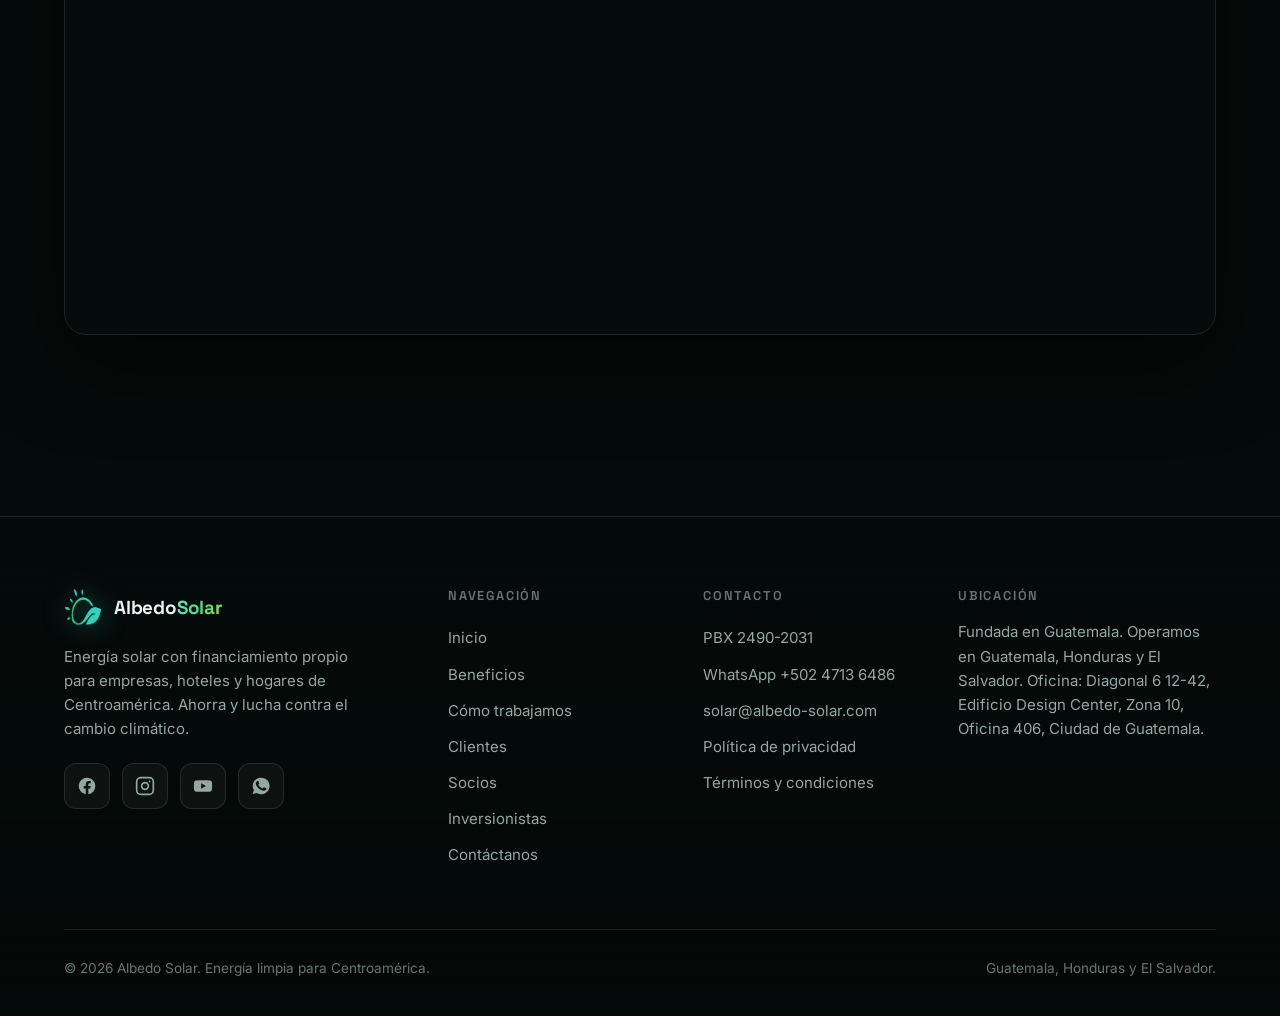
<file: contacto.html>
<!DOCTYPE html>
<html lang="es">
<head>
<meta charset="UTF-8" />
<meta name="viewport" content="width=device-width, initial-scale=1.0" />
<title data-en="Contact us | Free quote | Albedo Solar">Contáctanos | Cotización gratis | Albedo Solar</title>
<meta name="description" data-en="Free, no-obligation quote. WhatsApp, phone and email." content="Cotiza gratis y sin compromiso. WhatsApp, teléfono y correo." />
<link rel="icon" type="image/png" href="assets/images/green-logo-sun.png" />
<link rel="preconnect" href="https://fonts.googleapis.com">
<link rel="preconnect" href="https://fonts.gstatic.com" crossorigin>
<link rel="stylesheet" href="assets/css/styles.css" />
</head>
<body>

<div class="bg-field"></div>
<div class="aurora aurora--1"></div>
<div class="aurora aurora--2"></div>

<!-- NAV -->
<nav class="nav">
  <div class="wrap">
    <a class="brand" href="index.html"><img src="assets/images/green-logo-sun.png" alt="Albedo Solar" /><span>Albedo<b>Solar</b></span></a>
    <div class="nav-links">
      <a href="index.html" data-en="Home">Inicio</a>
      <a href="beneficios.html" data-en="Benefits">Beneficios</a>
      <a href="como-trabajamos.html" data-en="How we work">Cómo trabajamos</a>
      <a href="clientes.html" data-en="Clients">Clientes</a>
      <a href="socios.html" data-en="Partners">Socios</a>
      <a href="inversionistas.html" data-en="Investors">Inversionistas</a>
      <a href="contacto.html" class="active" data-en="Contact">Contáctanos</a>
    </div>
    <div class="nav-right">
      <div class="lang"><button data-lang="es" class="on">ES</button><button data-lang="en">EN</button></div>
      <a href="contacto.html" class="btn btn--primary nav-cta" data-en="Get a free quote">Cotiza gratis
        <svg viewBox="0 0 24 24" fill="none" stroke="currentColor" stroke-width="2.2"><path d="M5 12h14M13 6l6 6-6 6"/></svg></a>
      <button class="burger" aria-label="Menú"><span></span><span></span><span></span></button>
    </div>
  </div>
</nav>
<div class="drawer">
  <a href="index.html" data-en="Home">Inicio</a>
  <a href="beneficios.html" data-en="Benefits">Beneficios</a>
  <a href="como-trabajamos.html" data-en="How we work">Cómo trabajamos</a>
  <a href="clientes.html" data-en="Clients">Clientes</a>
  <a href="socios.html" data-en="Partners">Socios</a>
  <a href="inversionistas.html" data-en="Investors">Inversionistas</a>
  <a href="contacto.html" data-en="Contact">Contáctanos</a>
  <a href="contacto.html" class="btn btn--primary" data-en="Get a free quote">Cotiza gratis</a>
</div>

<!-- PAGE HERO -->
<section class="page-hero">
  <div class="wrap">
    <span class="eyebrow" data-reveal data-en="Contact us">Contáctanos</span>
    <h1 data-reveal data-delay="1" data-en="Start your switch to &lt;span class=&quot;gradient-text&quot;&gt;solar&lt;/span&gt;" style="margin-top:20px;max-width:18ch">Inicia tu cambio a la <span class="gradient-text">energía solar</span></h1>
    <p class="lead" data-reveal data-delay="2" data-en="Tell us about your project and we’ll get back to you fast. Free quote, no strings.">Cuéntanos de tu proyecto y te contactamos muy pronto. Cotización gratis y sin compromiso.</p>
  </div>
</section>

<!-- CONTACT GRID -->
<section class="section-pad" style="padding-top:48px">
  <div class="wrap">
    <div class="split" style="align-items:start">
      <!-- form -->
      <div class="card" data-reveal style="padding:clamp(24px,4vw,40px)">
        <h3 style="margin-bottom:8px" data-en="Request your free quote">Solicita tu cotización gratis</h3>
        <p style="color:var(--muted);margin-bottom:26px" data-en="Tell us about your project and we’ll be in touch soon.">Cuéntanos sobre tu proyecto y te contactamos muy pronto.</p>
        <!-- ACTION: replace the Formspree endpoint in assets/js/main.js (FORM_ENDPOINT) [CONFIRM with Alex] -->
        <form id="contact-form" novalidate>
          <div class="form-grid">
            <div class="field"><label for="nombre" data-en="First name">Nombre</label><input id="nombre" name="nombre" type="text" placeholder="Tu nombre" data-en-ph="Your first name" required /></div>
            <div class="field"><label for="apellido" data-en="Last name">Apellido</label><input id="apellido" name="apellido" type="text" placeholder="Tu apellido" data-en-ph="Your last name" required /></div>
            <div class="field"><label for="correo" data-en="Email">Correo electrónico</label><input id="correo" name="correo" type="email" placeholder="tucorreo@ejemplo.com" data-en-ph="you@example.com" required /></div>
            <div class="field"><label for="whatsapp" data-en="WhatsApp / Phone">WhatsApp / Teléfono</label><input id="whatsapp" name="whatsapp" type="tel" placeholder="+502 0000 0000" data-en-ph="+502 0000 0000" required /></div>
            <div class="field"><label for="soy" data-en="I am a…">Soy…</label>
              <select id="soy" name="soy" required>
                <option value="" data-en="Choose one">Elige una opción</option>
                <option value="Empresa" data-en="Business">Empresa</option>
                <option value="Hogar" data-en="Home">Hogar</option>
                <option value="Instalador" data-en="Installer">Instalador</option>
                <option value="Inversionista" data-en="Investor">Inversionista</option>
                <option value="Otro" data-en="Other">Otro</option>
              </select>
            </div>
            <div class="field"><label for="pais" data-en="Country">País</label>
              <select id="pais" name="pais" required>
                <option value="" data-en="Choose one">Elige una opción</option>
                <option value="Guatemala">Guatemala</option>
                <option value="Honduras">Honduras</option>
                <option value="El Salvador">El Salvador</option>
              </select>
            </div>
            <div class="field full"><label for="asunto" data-en="Subject (optional)">Asunto (opcional)</label><input id="asunto" name="asunto" type="text" placeholder="Quiero una cotización para…" data-en-ph="I’d like a quote for…" /></div>
            <div class="field full"><label for="mensaje" data-en="Your message">Tu mensaje</label><textarea id="mensaje" name="mensaje" placeholder="Cuéntanos sobre tu consumo, tu techo o tu negocio…" data-en-ph="Tell us about your usage, your roof or your business…" required></textarea></div>
          </div>
          <!-- honeypot (anti-spam, hidden from users) -->
          <input type="text" name="_gotcha" tabindex="-1" autocomplete="off" aria-hidden="true" style="position:absolute;left:-9999px;width:1px;height:1px;opacity:0" />
          <button type="submit" class="btn btn--primary btn--lg" style="margin-top:22px;width:100%;justify-content:center" data-en="Send message">Enviar mensaje
            <svg viewBox="0 0 24 24" fill="none" stroke="currentColor" stroke-width="2.2"><path d="M5 12h14M13 6l6 6-6 6"/></svg></button>
          <p class="form-note" style="display:none;margin-top:18px;font-weight:500"></p>
        </form>
      </div>

      <!-- contact info -->
      <div data-reveal data-delay="1">
        <div class="contact-tiles">
          <a class="ct" href="https://wa.me/50247136486" target="_blank" rel="noopener">
            <span class="ico"><svg viewBox="0 0 24 24" fill="currentColor"><path d="M12 2a10 10 0 0 0-8.6 15l-1.3 4.7 4.8-1.3A10 10 0 1 0 12 2zm5.8 14.2c-.2.7-1.4 1.3-2 1.4-.5.1-1.2.1-1.9-.1-.4-.1-1-.3-1.7-.6-3-1.3-5-4.4-5.1-4.6-.2-.2-1.3-1.7-1.3-3.2s.8-2.3 1.1-2.6c.3-.3.6-.4.8-.4h.6c.2 0 .4 0 .7.5l.8 2c.1.2.1.4 0 .6l-.4.5-.3.4c-.2.2-.4.4-.2.7.2.4.9 1.5 2 2.4 1.3 1.2 2.4 1.5 2.7 1.7.3.1.5.1.7-.1l.9-1c.2-.3.4-.2.7-.1l2 .9c.3.2.5.2.6.4.1.1.1.7-.2 1.4z"/></svg></span>
            <div><div class="k">WhatsApp</div><div class="v">+502 4713 6486 · +502 4765 9289</div></div>
          </a>
          <a class="ct" href="tel:+50224902031">
            <span class="ico"><svg viewBox="0 0 24 24" fill="none" stroke="currentColor" stroke-width="2"><path d="M22 16.9v3a2 2 0 0 1-2.2 2 19.8 19.8 0 0 1-8.6-3 19.5 19.5 0 0 1-6-6 19.8 19.8 0 0 1-3.1-8.7A2 2 0 0 1 4.1 2h3a2 2 0 0 1 2 1.7c.1 1 .4 1.9.7 2.8a2 2 0 0 1-.5 2.1L8.1 9.9a16 16 0 0 0 6 6l1.3-1.3a2 2 0 0 1 2.1-.4c.9.3 1.8.6 2.8.7a2 2 0 0 1 1.7 2z"/></svg></span>
            <div><div class="k" data-en="Phone · PBX">Teléfono · PBX</div><div class="v">2490-2031</div></div>
          </a>
          <a class="ct" href="mailto:solar@albedo-solar.com">
            <span class="ico"><svg viewBox="0 0 24 24" fill="none" stroke="currentColor" stroke-width="2"><rect x="2" y="4" width="20" height="16" rx="2"/><path d="m2 7 10 6 10-6"/></svg></span>
            <div><div class="k" data-en="Email">Correo</div><div class="v">solar@albedo-solar.com</div></div>
          </a>
          <div class="ct">
            <span class="ico"><svg viewBox="0 0 24 24" fill="none" stroke="currentColor" stroke-width="2"><path d="M20 10c0 6-8 12-8 12s-8-6-8-12a8 8 0 0 1 16 0z"/><circle cx="12" cy="10" r="3"/></svg></span>
            <div><div class="k" data-en="Office">Oficina</div><div class="v">Diagonal 6 12-42, Edificio Design Center, Zona 10, Oficina 406, Ciudad de Guatemala</div></div>
          </div>
        </div>

        <div class="region" style="margin-top:22px;justify-content:flex-start">
          <span class="flag"><span>🇬🇹</span> Guatemala</span>
          <span class="flag"><span>🇭🇳</span> Honduras</span>
          <span class="flag"><span>🇸🇻</span> El Salvador</span>
        </div>

        <h4 style="font-family:var(--font-display);font-size:.8rem;letter-spacing:.14em;text-transform:uppercase;color:var(--muted-2);margin:30px 0 14px" data-en="Follow us">Síguenos</h4>
        <div class="socials">
          <a href="https://www.facebook.com/AlbedoSolarGuate" target="_blank" rel="noopener" aria-label="Facebook"><svg viewBox="0 0 24 24" fill="currentColor"><path d="M22 12a10 10 0 1 0-11.5 9.9v-7H8v-2.9h2.5V9.8c0-2.5 1.5-3.9 3.8-3.9 1.1 0 2.2.2 2.2.2v2.5h-1.3c-1.2 0-1.6.8-1.6 1.6v1.9h2.8l-.4 2.9h-2.4v7A10 10 0 0 0 22 12z"/></svg></a>
          <a href="https://www.instagram.com/albedo.solar/" target="_blank" rel="noopener" aria-label="Instagram"><svg viewBox="0 0 24 24" fill="none" stroke="currentColor" stroke-width="2"><rect x="2" y="2" width="20" height="20" rx="5"/><circle cx="12" cy="12" r="4"/><circle cx="17.5" cy="6.5" r="1" fill="currentColor" stroke="none"/></svg></a>
          <a href="https://www.youtube.com/@albedosolar9647" target="_blank" rel="noopener" aria-label="YouTube"><svg viewBox="0 0 24 24" fill="currentColor"><path d="M23 12s0-3.2-.4-4.7a2.5 2.5 0 0 0-1.8-1.8C19.2 5 12 5 12 5s-7.2 0-8.8.5A2.5 2.5 0 0 0 1.4 7.3 26 26 0 0 0 1 12a26 26 0 0 0 .4 4.7 2.5 2.5 0 0 0 1.8 1.8C4.8 19 12 19 12 19s7.2 0 8.8-.5a2.5 2.5 0 0 0 1.8-1.8C23 15.2 23 12 23 12zM9.8 15.3V8.7l5.7 3.3z"/></svg></a>
          <a href="https://wa.me/50247136486" target="_blank" rel="noopener" aria-label="WhatsApp"><svg viewBox="0 0 24 24" fill="currentColor"><path d="M12 2a10 10 0 0 0-8.6 15l-1.3 4.7 4.8-1.3A10 10 0 1 0 12 2zm5.8 14.2c-.2.7-1.4 1.3-2 1.4-.5.1-1.2.1-1.9-.1-.4-.1-1-.3-1.7-.6-3-1.3-5-4.4-5.1-4.6-.2-.2-1.3-1.7-1.3-3.2s.8-2.3 1.1-2.6c.3-.3.6-.4.8-.4h.6c.2 0 .4 0 .7.5l.8 2c.1.2.1.4 0 .6l-.4.5-.3.4c-.2.2-.4.4-.2.7.2.4.9 1.5 2 2.4 1.3 1.2 2.4 1.5 2.7 1.7.3.1.5.1.7-.1l.9-1c.2-.3.4-.2.7-.1l2 .9c.3.2.5.2.6.4.1.1.1.7-.2 1.4z"/></svg></a>
        </div>
      </div>
    </div>
  </div>
</section>

<!-- MAP -->
<section class="section-pad" style="padding-top:0">
  <div class="wrap">
    <div class="video-wrap" data-reveal style="aspect-ratio:auto">
      <iframe title="Ubicación de Albedo Solar" src="https://www.google.com/maps?q=Edificio%20Design%20Center%20Zona%2010%20Guatemala&output=embed" style="aspect-ratio:21/9;filter:grayscale(0.4) invert(0.9) hue-rotate(150deg) contrast(0.95)" loading="lazy"></iframe>
    </div>
  </div>
</section>

<!-- FOOTER -->
<footer class="footer">
  <div class="wrap">
    <div class="footer-grid">
      <div>
        <a class="brand" href="index.html"><img src="assets/images/green-logo-sun.png" alt="Albedo Solar" /><span>Albedo<b>Solar</b></span></a>
        <p data-en="Solar energy with built-in financing for businesses, hotels and homes across Central America. Save money and fight climate change.">Energía solar con financiamiento propio para empresas, hoteles y hogares de Centroamérica. Ahorra y lucha contra el cambio climático.</p>
        <div class="socials" style="margin-top:22px">
          <a href="https://www.facebook.com/AlbedoSolarGuate" target="_blank" rel="noopener" aria-label="Facebook"><svg viewBox="0 0 24 24" fill="currentColor"><path d="M22 12a10 10 0 1 0-11.5 9.9v-7H8v-2.9h2.5V9.8c0-2.5 1.5-3.9 3.8-3.9 1.1 0 2.2.2 2.2.2v2.5h-1.3c-1.2 0-1.6.8-1.6 1.6v1.9h2.8l-.4 2.9h-2.4v7A10 10 0 0 0 22 12z"/></svg></a>
          <a href="https://www.instagram.com/albedo.solar/" target="_blank" rel="noopener" aria-label="Instagram"><svg viewBox="0 0 24 24" fill="none" stroke="currentColor" stroke-width="2"><rect x="2" y="2" width="20" height="20" rx="5"/><circle cx="12" cy="12" r="4"/><circle cx="17.5" cy="6.5" r="1" fill="currentColor" stroke="none"/></svg></a>
          <a href="https://www.youtube.com/@albedosolar9647" target="_blank" rel="noopener" aria-label="YouTube"><svg viewBox="0 0 24 24" fill="currentColor"><path d="M23 12s0-3.2-.4-4.7a2.5 2.5 0 0 0-1.8-1.8C19.2 5 12 5 12 5s-7.2 0-8.8.5A2.5 2.5 0 0 0 1.4 7.3 26 26 0 0 0 1 12a26 26 0 0 0 .4 4.7 2.5 2.5 0 0 0 1.8 1.8C4.8 19 12 19 12 19s7.2 0 8.8-.5a2.5 2.5 0 0 0 1.8-1.8C23 15.2 23 12 23 12zM9.8 15.3V8.7l5.7 3.3z"/></svg></a>
          <a href="https://wa.me/50247136486" target="_blank" rel="noopener" aria-label="WhatsApp"><svg viewBox="0 0 24 24" fill="currentColor"><path d="M12 2a10 10 0 0 0-8.6 15l-1.3 4.7 4.8-1.3A10 10 0 1 0 12 2zm5.8 14.2c-.2.7-1.4 1.3-2 1.4-.5.1-1.2.1-1.9-.1-.4-.1-1-.3-1.7-.6-3-1.3-5-4.4-5.1-4.6-.2-.2-1.3-1.7-1.3-3.2s.8-2.3 1.1-2.6c.3-.3.6-.4.8-.4h.6c.2 0 .4 0 .7.5l.8 2c.1.2.1.4 0 .6l-.4.5-.3.4c-.2.2-.4.4-.2.7.2.4.9 1.5 2 2.4 1.3 1.2 2.4 1.5 2.7 1.7.3.1.5.1.7-.1l.9-1c.2-.3.4-.2.7-.1l2 .9c.3.2.5.2.6.4.1.1.1.7-.2 1.4z"/></svg></a>
        </div>
      </div>
      <div class="footer-col">
        <h4 data-en="Navigation">Navegación</h4>
        <a href="index.html" data-en="Home">Inicio</a>
        <a href="beneficios.html" data-en="Benefits">Beneficios</a>
        <a href="como-trabajamos.html" data-en="How we work">Cómo trabajamos</a>
        <a href="clientes.html" data-en="Clients">Clientes</a>
        <a href="socios.html" data-en="Partners">Socios</a>
        <a href="inversionistas.html" data-en="Investors">Inversionistas</a>
        <a href="contacto.html" data-en="Contact">Contáctanos</a>
      </div>
      <div class="footer-col">
        <h4 data-en="Contact">Contacto</h4>
        <a href="tel:+50224902031">PBX 2490-2031</a>
        <a href="https://wa.me/50247136486" target="_blank" rel="noopener">WhatsApp +502 4713 6486</a>
        <a href="mailto:solar@albedo-solar.com">solar@albedo-solar.com</a>
        <a href="privacidad.html" data-en="Privacy policy">Política de privacidad</a>
        <a href="terminos.html" data-en="Terms">Términos y condiciones</a>
      </div>
      <div class="footer-col">
        <h4 data-en="Location">Ubicación</h4>
        <p style="color:var(--muted);font-size:.94rem" data-en="Founded in Guatemala. Serving Guatemala, Honduras and El Salvador. Office: Diagonal 6 12-42, Edificio Design Center, Zona 10, Office 406, Guatemala City.">Fundada en Guatemala. Operamos en Guatemala, Honduras y El Salvador. Oficina: Diagonal 6 12-42, Edificio Design Center, Zona 10, Oficina 406, Ciudad de Guatemala.</p>
      </div>
    </div>
    <div class="footer-bottom">
      <span data-en="© 2026 Albedo Solar. Clean energy for Central America.">© <span data-year>2026</span> Albedo Solar. Energía limpia para Centroamérica.</span>
      <span data-en="Guatemala, Honduras and El Salvador.">Guatemala, Honduras y El Salvador.</span>
    </div>
  </div>
</footer>

<a class="wa-float" href="https://wa.me/50247136486" target="_blank" rel="noopener" aria-label="WhatsApp" data-en-aria="Chat on WhatsApp">
  <svg viewBox="0 0 24 24"><path d="M12 2a10 10 0 0 0-8.6 15l-1.3 4.7 4.8-1.3A10 10 0 1 0 12 2zm5.8 14.2c-.2.7-1.4 1.3-2 1.4-.5.1-1.2.1-1.9-.1-.4-.1-1-.3-1.7-.6-3-1.3-5-4.4-5.1-4.6-.2-.2-1.3-1.7-1.3-3.2s.8-2.3 1.1-2.6c.3-.3.6-.4.8-.4h.6c.2 0 .4 0 .7.5l.8 2c.1.2.1.4 0 .6l-.4.5-.3.4c-.2.2-.4.4-.2.7.2.4.9 1.5 2 2.4 1.3 1.2 2.4 1.5 2.7 1.7.3.1.5.1.7-.1l.9-1c.2-.3.4-.2.7-.1l2 .9c.3.2.5.2.6.4.1.1.1.7-.2 1.4z"/></svg>
</a>

<script src="assets/js/main.js"></script>
</body>
</html>
</file>
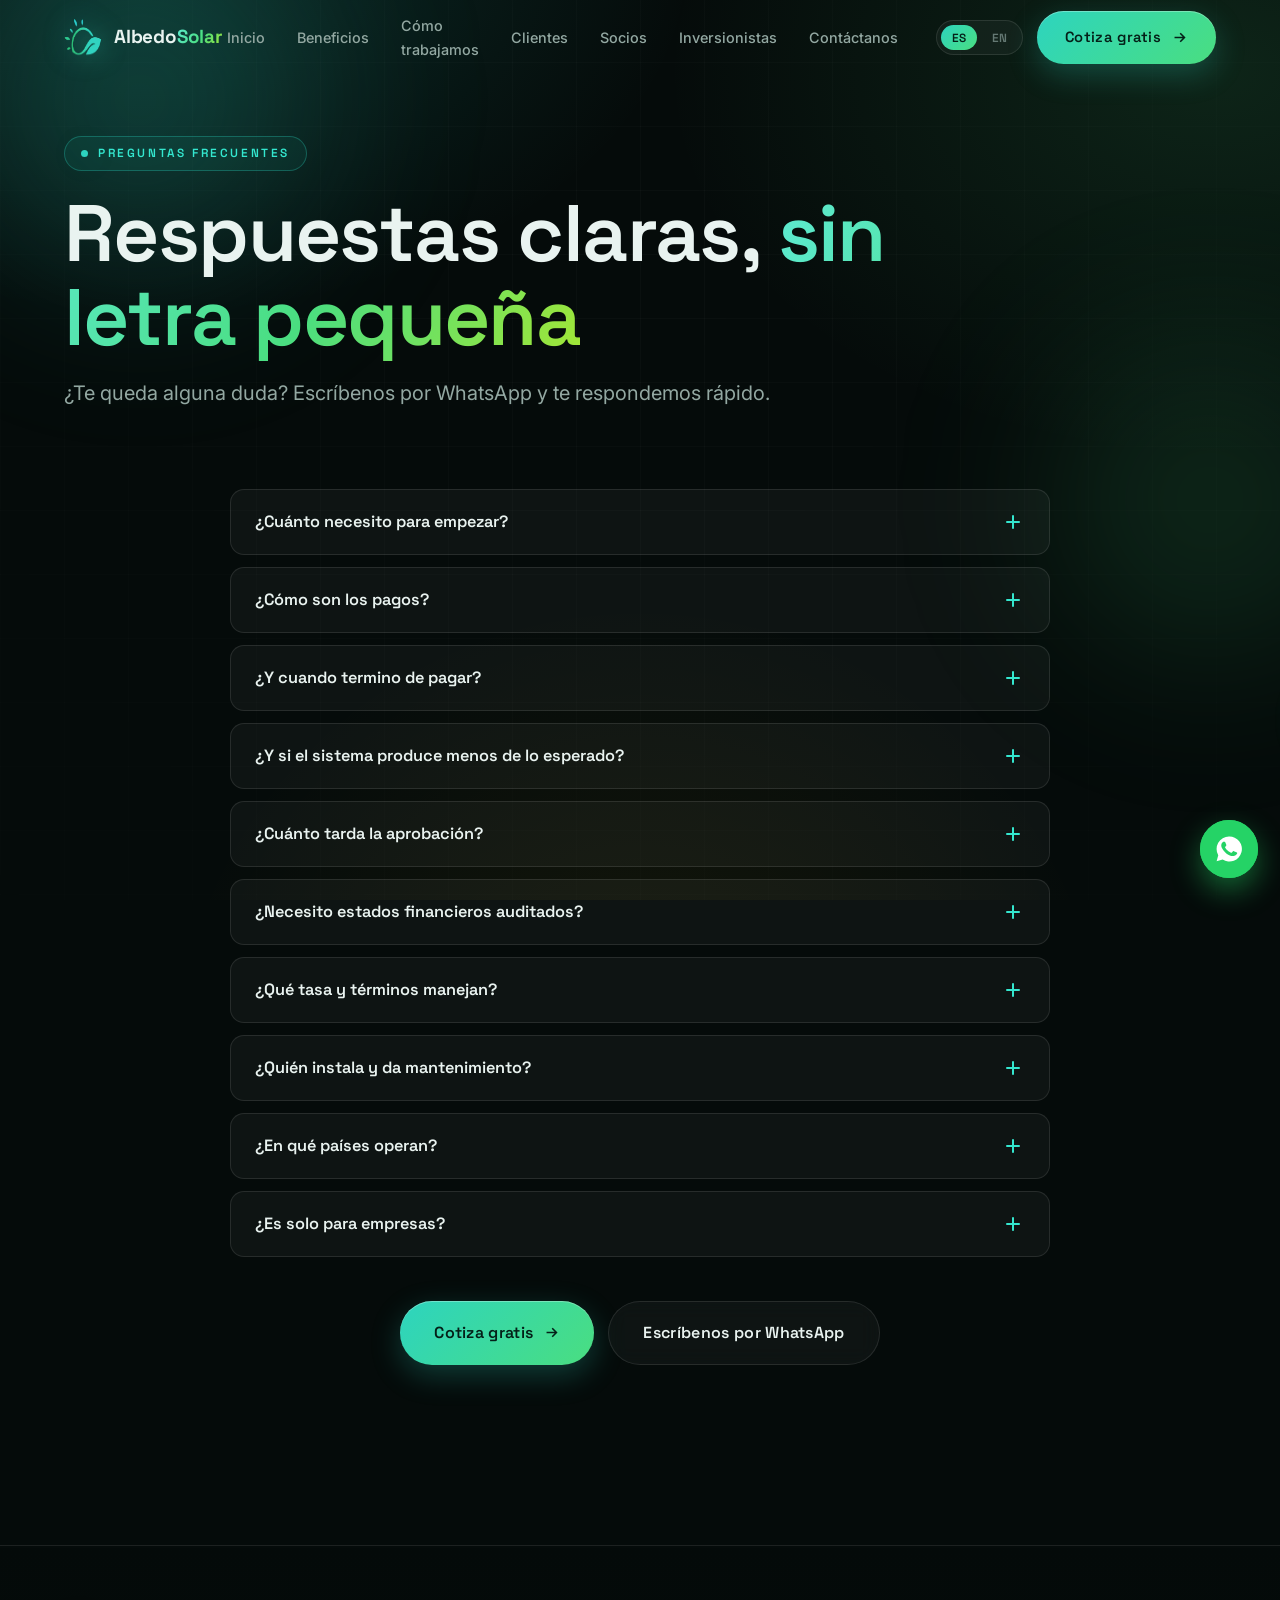
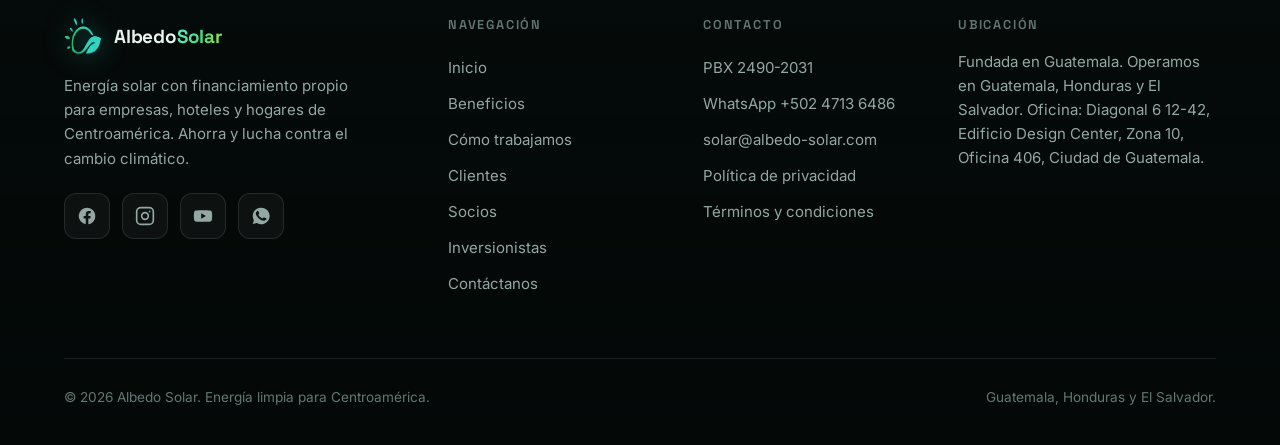
<file: faq.html>
<!DOCTYPE html>
<html lang="es">
<head>
<meta charset="UTF-8" />
<meta name="viewport" content="width=device-width, initial-scale=1.0" />
<title data-en="FAQ | Albedo Solar">Preguntas frecuentes | Albedo Solar</title>
<meta name="description" data-en="Everything about financing, payments, approval and warranties for solar with Albedo in Central America." content="Todo sobre financiamiento, pagos, aprobación y garantías de la energía solar con Albedo en Centroamérica." />
<link rel="icon" type="image/png" href="assets/images/green-logo-sun.png" />
<link rel="preconnect" href="https://fonts.googleapis.com">
<link rel="preconnect" href="https://fonts.gstatic.com" crossorigin>
<link rel="stylesheet" href="assets/css/styles.css" />
</head>
<body>

<div class="bg-field"></div>
<div class="aurora aurora--1"></div>
<div class="aurora aurora--2"></div>

<!-- NAV -->
<nav class="nav">
  <div class="wrap">
    <a class="brand" href="index.html"><img src="assets/images/green-logo-sun.png" alt="Albedo Solar" /><span>Albedo<b>Solar</b></span></a>
    <div class="nav-links">
      <a href="index.html" data-en="Home">Inicio</a>
      <a href="beneficios.html" data-en="Benefits">Beneficios</a>
      <a href="como-trabajamos.html" data-en="How we work">Cómo trabajamos</a>
      <a href="clientes.html" data-en="Clients">Clientes</a>
      <a href="socios.html" data-en="Partners">Socios</a>
      <a href="inversionistas.html" data-en="Investors">Inversionistas</a>
      <a href="contacto.html" data-en="Contact">Contáctanos</a>
    </div>
    <div class="nav-right">
      <div class="lang"><button data-lang="es" class="on">ES</button><button data-lang="en">EN</button></div>
      <a href="contacto.html" class="btn btn--primary nav-cta" data-en="Get a free quote">Cotiza gratis
        <svg viewBox="0 0 24 24" fill="none" stroke="currentColor" stroke-width="2.2"><path d="M5 12h14M13 6l6 6-6 6"/></svg></a>
      <button class="burger" aria-label="Menú"><span></span><span></span><span></span></button>
    </div>
  </div>
</nav>
<div class="drawer">
  <a href="index.html" data-en="Home">Inicio</a>
  <a href="beneficios.html" data-en="Benefits">Beneficios</a>
  <a href="como-trabajamos.html" data-en="How we work">Cómo trabajamos</a>
  <a href="clientes.html" data-en="Clients">Clientes</a>
  <a href="socios.html" data-en="Partners">Socios</a>
  <a href="inversionistas.html" data-en="Investors">Inversionistas</a>
  <a href="contacto.html" data-en="Contact">Contáctanos</a>
  <a href="contacto.html" class="btn btn--primary" data-en="Get a free quote">Cotiza gratis</a>
</div>

<!-- PAGE HERO -->
<section class="page-hero">
  <div class="wrap">
    <span class="eyebrow" data-reveal data-en="FAQ">Preguntas frecuentes</span>
    <h1 data-reveal data-delay="1" data-en="Answers, &lt;span class=&quot;gradient-text&quot;&gt;no fine print&lt;/span&gt;" style="margin-top:20px;max-width:16ch">Respuestas claras, <span class="gradient-text">sin letra pequeña</span></h1>
    <p class="lead" data-reveal data-delay="2" data-en="Still have questions? Message us on WhatsApp and we’ll answer fast.">¿Te queda alguna duda? Escríbenos por WhatsApp y te respondemos rápido.</p>
  </div>
</section>

<!-- FAQ -->
<section class="section-pad" style="padding-top:40px">
  <div class="wrap">
    <div class="faq">
      <div class="faq-item"><button class="faq-q"><span data-en="How much do I need to start?">¿Cuánto necesito para empezar?</span><span class="pm"></span></button><div class="faq-a"><p data-en="Just 10% down. We cover the other 90% of the install.">Solo el 10% de enganche. Cubrimos el otro 90% de la instalación.</p></div></div>
      <div class="faq-item"><button class="faq-q"><span data-en="What are the payments like?">¿Cómo son los pagos?</span><span class="pm"></span></button><div class="faq-a"><p data-en="Monthly payments similar to or lower than your power bill, with a 3-month grace period. [Financing term to confirm]">Cuotas mensuales parecidas o menores a tu factura de luz, con 3 meses de gracia al inicio. [Plazo del financiamiento por confirmar]</p></div></div>
      <div class="faq-item"><button class="faq-q"><span data-en="What happens once it’s paid off?">¿Y cuando termino de pagar?</span><span class="pm"></span></button><div class="faq-a"><p data-en="22+ years of savings. Your bill drops by up to 90%.">Más de 22 años de ahorro. Tu factura baja hasta 90%.</p></div></div>
      <div class="faq-item"><button class="faq-q"><span data-en="What if the system underproduces?">¿Y si el sistema produce menos de lo esperado?</span><span class="pm"></span></button><div class="faq-a"><p data-en="With our “No Production, No Pay” guarantee, you pay less.">Con nuestra garantía “Sin Producción, No Pagas,” pagas menos.</p></div></div>
      <div class="faq-item"><button class="faq-q"><span data-en="How long does approval take?">¿Cuánto tarda la aprobación?</span><span class="pm"></span></button><div class="faq-a"><p data-en="Under 2 weeks once we have your documents. A bank takes 6 to 12 months.">Menos de 2 semanas desde tus documentos. Un banco tarda de 6 a 12 meses.</p></div></div>
      <div class="faq-item"><button class="faq-q"><span data-en="Do I need audited financials?">¿Necesito estados financieros auditados?</span><span class="pm"></span></button><div class="faq-a"><p data-en="Not like a bank. We assess in person, with a site visit and your last 6 months of bills. [Requirements to confirm]">No como en un banco. Evaluamos en persona, con visita de sitio y tus últimos 6 meses de recibos. [Requisitos por confirmar]</p></div></div>
      <div class="faq-item"><button class="faq-q"><span data-en="What rate and terms?">¿Qué tasa y términos manejan?</span><span class="pm"></span></button><div class="faq-a"><p data-en="Typical terms of 3 to 4 years, payments tailored to you. [Rate to confirm]">Términos típicos de 3 a 4 años, con cuotas a tu medida. [Tasa por confirmar]</p></div></div>
      <div class="faq-item"><button class="faq-q"><span data-en="Who installs and maintains it?">¿Quién instala y da mantenimiento?</span><span class="pm"></span></button><div class="faq-a"><p data-en="Our vetted installer network. Monitoring and support included.">Nuestra red de instaladores certificados. Monitoreo y soporte incluidos.</p></div></div>
      <div class="faq-item"><button class="faq-q"><span data-en="Which countries?">¿En qué países operan?</span><span class="pm"></span></button><div class="faq-a"><p data-en="Guatemala, Honduras and El Salvador.">Guatemala, Honduras y El Salvador.</p></div></div>
      <div class="faq-item"><button class="faq-q"><span data-en="Is it only for businesses?">¿Es solo para empresas?</span><span class="pm"></span></button><div class="faq-a"><p data-en="No. Businesses, hotels, NGOs and homes.">No. Empresas, hoteles, ONGs y hogares.</p></div></div>
    </div>
    <div class="hero-actions" style="justify-content:center;margin-top:44px">
      <a href="contacto.html" class="btn btn--primary btn--lg" data-en="Get a free quote">Cotiza gratis
        <svg viewBox="0 0 24 24" fill="none" stroke="currentColor" stroke-width="2.2"><path d="M5 12h14M13 6l6 6-6 6"/></svg></a>
      <a href="https://wa.me/50247136486" target="_blank" rel="noopener" class="btn btn--ghost btn--lg" data-en="WhatsApp us">Escríbenos por WhatsApp</a>
    </div>
  </div>
</section>

<!-- FOOTER -->
<footer class="footer">
  <div class="wrap">
    <div class="footer-grid">
      <div>
        <a class="brand" href="index.html"><img src="assets/images/green-logo-sun.png" alt="Albedo Solar" /><span>Albedo<b>Solar</b></span></a>
        <p data-en="Solar energy with built-in financing for businesses, hotels and homes across Central America. Save money and fight climate change.">Energía solar con financiamiento propio para empresas, hoteles y hogares de Centroamérica. Ahorra y lucha contra el cambio climático.</p>
        <div class="socials" style="margin-top:22px">
          <a href="https://www.facebook.com/AlbedoSolarGuate" target="_blank" rel="noopener" aria-label="Facebook"><svg viewBox="0 0 24 24" fill="currentColor"><path d="M22 12a10 10 0 1 0-11.5 9.9v-7H8v-2.9h2.5V9.8c0-2.5 1.5-3.9 3.8-3.9 1.1 0 2.2.2 2.2.2v2.5h-1.3c-1.2 0-1.6.8-1.6 1.6v1.9h2.8l-.4 2.9h-2.4v7A10 10 0 0 0 22 12z"/></svg></a>
          <a href="https://www.instagram.com/albedo.solar/" target="_blank" rel="noopener" aria-label="Instagram"><svg viewBox="0 0 24 24" fill="none" stroke="currentColor" stroke-width="2"><rect x="2" y="2" width="20" height="20" rx="5"/><circle cx="12" cy="12" r="4"/><circle cx="17.5" cy="6.5" r="1" fill="currentColor" stroke="none"/></svg></a>
          <a href="https://www.youtube.com/@albedosolar9647" target="_blank" rel="noopener" aria-label="YouTube"><svg viewBox="0 0 24 24" fill="currentColor"><path d="M23 12s0-3.2-.4-4.7a2.5 2.5 0 0 0-1.8-1.8C19.2 5 12 5 12 5s-7.2 0-8.8.5A2.5 2.5 0 0 0 1.4 7.3 26 26 0 0 0 1 12a26 26 0 0 0 .4 4.7 2.5 2.5 0 0 0 1.8 1.8C4.8 19 12 19 12 19s7.2 0 8.8-.5a2.5 2.5 0 0 0 1.8-1.8C23 15.2 23 12 23 12zM9.8 15.3V8.7l5.7 3.3z"/></svg></a>
          <a href="https://wa.me/50247136486" target="_blank" rel="noopener" aria-label="WhatsApp"><svg viewBox="0 0 24 24" fill="currentColor"><path d="M12 2a10 10 0 0 0-8.6 15l-1.3 4.7 4.8-1.3A10 10 0 1 0 12 2zm5.8 14.2c-.2.7-1.4 1.3-2 1.4-.5.1-1.2.1-1.9-.1-.4-.1-1-.3-1.7-.6-3-1.3-5-4.4-5.1-4.6-.2-.2-1.3-1.7-1.3-3.2s.8-2.3 1.1-2.6c.3-.3.6-.4.8-.4h.6c.2 0 .4 0 .7.5l.8 2c.1.2.1.4 0 .6l-.4.5-.3.4c-.2.2-.4.4-.2.7.2.4.9 1.5 2 2.4 1.3 1.2 2.4 1.5 2.7 1.7.3.1.5.1.7-.1l.9-1c.2-.3.4-.2.7-.1l2 .9c.3.2.5.2.6.4.1.1.1.7-.2 1.4z"/></svg></a>
        </div>
      </div>
      <div class="footer-col">
        <h4 data-en="Navigation">Navegación</h4>
        <a href="index.html" data-en="Home">Inicio</a>
        <a href="beneficios.html" data-en="Benefits">Beneficios</a>
        <a href="como-trabajamos.html" data-en="How we work">Cómo trabajamos</a>
        <a href="clientes.html" data-en="Clients">Clientes</a>
        <a href="socios.html" data-en="Partners">Socios</a>
        <a href="inversionistas.html" data-en="Investors">Inversionistas</a>
        <a href="contacto.html" data-en="Contact">Contáctanos</a>
      </div>
      <div class="footer-col">
        <h4 data-en="Contact">Contacto</h4>
        <a href="tel:+50224902031">PBX 2490-2031</a>
        <a href="https://wa.me/50247136486" target="_blank" rel="noopener">WhatsApp +502 4713 6486</a>
        <a href="mailto:solar@albedo-solar.com">solar@albedo-solar.com</a>
        <a href="privacidad.html" data-en="Privacy policy">Política de privacidad</a>
        <a href="terminos.html" data-en="Terms">Términos y condiciones</a>
      </div>
      <div class="footer-col">
        <h4 data-en="Location">Ubicación</h4>
        <p style="color:var(--muted);font-size:.94rem" data-en="Founded in Guatemala. Serving Guatemala, Honduras and El Salvador. Office: Diagonal 6 12-42, Edificio Design Center, Zona 10, Office 406, Guatemala City.">Fundada en Guatemala. Operamos en Guatemala, Honduras y El Salvador. Oficina: Diagonal 6 12-42, Edificio Design Center, Zona 10, Oficina 406, Ciudad de Guatemala.</p>
      </div>
    </div>
    <div class="footer-bottom">
      <span data-en="© 2026 Albedo Solar. Clean energy for Central America.">© <span data-year>2026</span> Albedo Solar. Energía limpia para Centroamérica.</span>
      <span data-en="Guatemala, Honduras and El Salvador.">Guatemala, Honduras y El Salvador.</span>
    </div>
  </div>
</footer>

<a class="wa-float" href="https://wa.me/50247136486" target="_blank" rel="noopener" aria-label="WhatsApp" data-en-aria="Chat on WhatsApp">
  <svg viewBox="0 0 24 24"><path d="M12 2a10 10 0 0 0-8.6 15l-1.3 4.7 4.8-1.3A10 10 0 1 0 12 2zm5.8 14.2c-.2.7-1.4 1.3-2 1.4-.5.1-1.2.1-1.9-.1-.4-.1-1-.3-1.7-.6-3-1.3-5-4.4-5.1-4.6-.2-.2-1.3-1.7-1.3-3.2s.8-2.3 1.1-2.6c.3-.3.6-.4.8-.4h.6c.2 0 .4 0 .7.5l.8 2c.1.2.1.4 0 .6l-.4.5-.3.4c-.2.2-.4.4-.2.7.2.4.9 1.5 2 2.4 1.3 1.2 2.4 1.5 2.7 1.7.3.1.5.1.7-.1l.9-1c.2-.3.4-.2.7-.1l2 .9c.3.2.5.2.6.4.1.1.1.7-.2 1.4z"/></svg>
</a>

<script src="assets/js/main.js"></script>
</body>
</html>
</file>
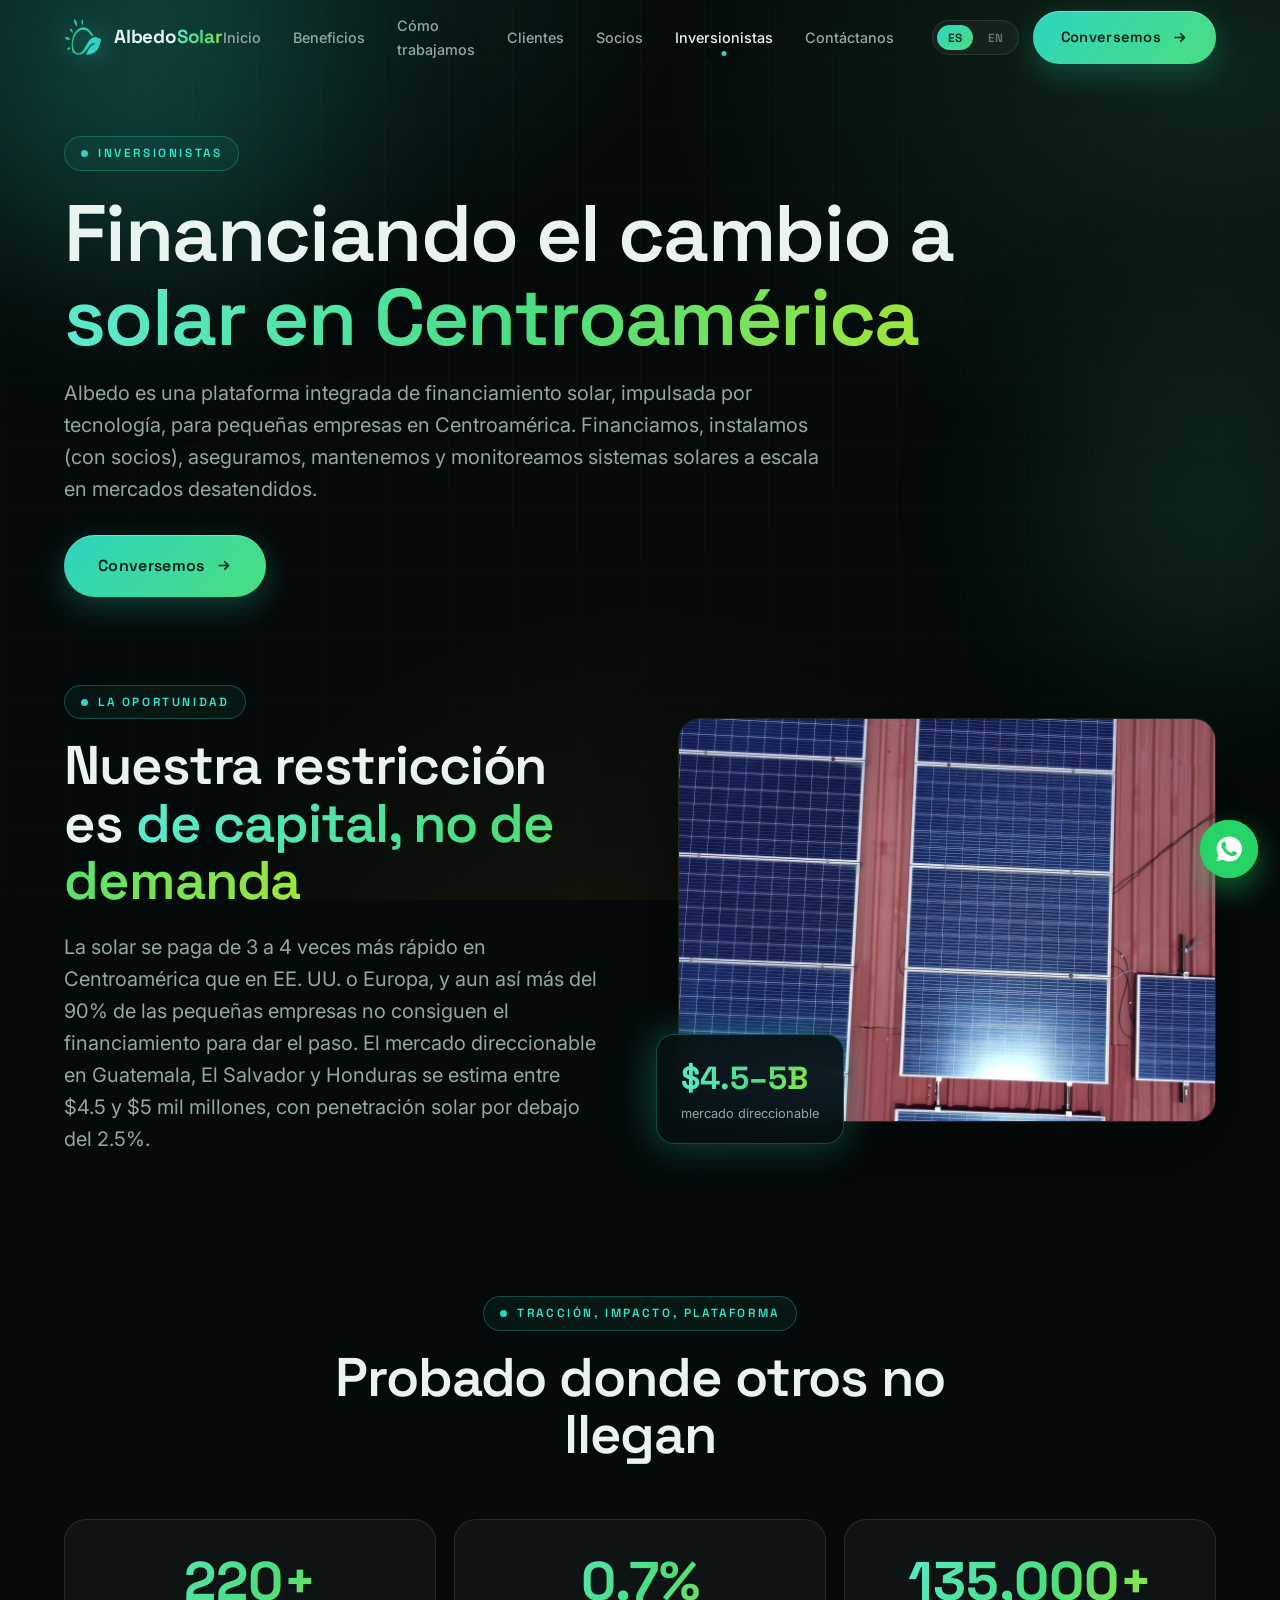
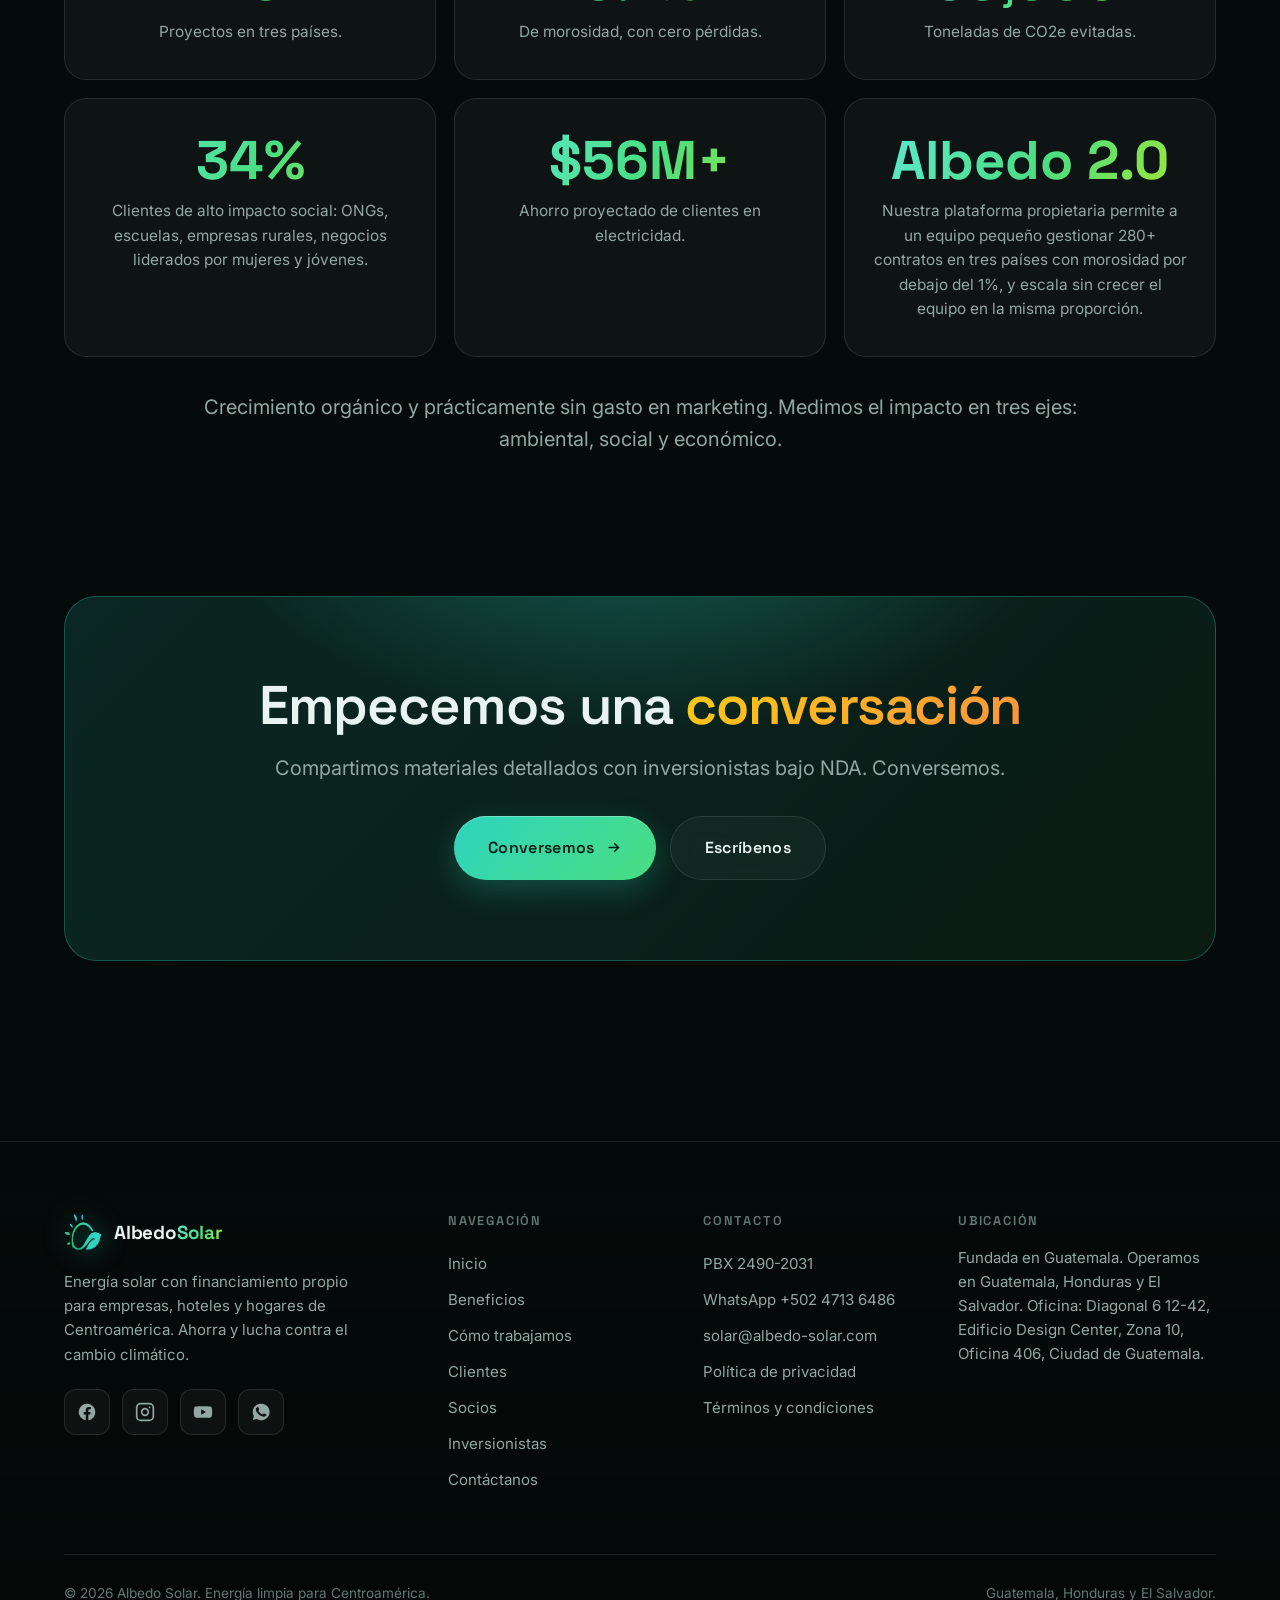
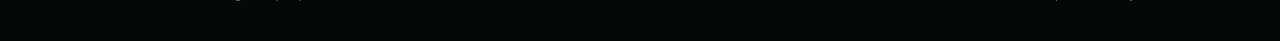
<file: inversionistas.html>
<!DOCTYPE html>
<html lang="es">
<head>
<meta charset="UTF-8" />
<meta name="viewport" content="width=device-width, initial-scale=1.0" />
<title data-en="Investors | Albedo Solar">Inversionistas | Albedo Solar</title>
<meta name="description" data-en="A solar financing platform for SMEs in Central America. 280+ projects, measurable impact." content="Plataforma de financiamiento solar para PYMEs en Centroamérica. 280+ proyectos, impacto medible." />
<link rel="icon" type="image/png" href="assets/images/green-logo-sun.png" />
<link rel="preconnect" href="https://fonts.googleapis.com">
<link rel="preconnect" href="https://fonts.gstatic.com" crossorigin>
<link rel="stylesheet" href="assets/css/styles.css" />
</head>
<body>

<div class="bg-field"></div>
<div class="aurora aurora--1"></div>
<div class="aurora aurora--2"></div>

<!-- NAV -->
<nav class="nav">
  <div class="wrap">
    <a class="brand" href="index.html"><img src="assets/images/green-logo-sun.png" alt="Albedo Solar" /><span>Albedo<b>Solar</b></span></a>
    <div class="nav-links">
      <a href="index.html" data-en="Home">Inicio</a>
      <a href="beneficios.html" data-en="Benefits">Beneficios</a>
      <a href="como-trabajamos.html" data-en="How we work">Cómo trabajamos</a>
      <a href="clientes.html" data-en="Clients">Clientes</a>
      <a href="socios.html" data-en="Partners">Socios</a>
      <a href="inversionistas.html" class="active" data-en="Investors">Inversionistas</a>
      <a href="contacto.html" data-en="Contact">Contáctanos</a>
    </div>
    <div class="nav-right">
      <div class="lang"><button data-lang="es" class="on">ES</button><button data-lang="en">EN</button></div>
      <a href="contacto.html?asunto=Inversionista" class="btn btn--primary nav-cta" data-en="Get in touch">Conversemos
        <svg viewBox="0 0 24 24" fill="none" stroke="currentColor" stroke-width="2.2"><path d="M5 12h14M13 6l6 6-6 6"/></svg></a>
      <button class="burger" aria-label="Menú"><span></span><span></span><span></span></button>
    </div>
  </div>
</nav>
<div class="drawer">
  <a href="index.html" data-en="Home">Inicio</a>
  <a href="beneficios.html" data-en="Benefits">Beneficios</a>
  <a href="como-trabajamos.html" data-en="How we work">Cómo trabajamos</a>
  <a href="clientes.html" data-en="Clients">Clientes</a>
  <a href="socios.html" data-en="Partners">Socios</a>
  <a href="inversionistas.html" data-en="Investors">Inversionistas</a>
  <a href="contacto.html" data-en="Contact">Contáctanos</a>
  <a href="contacto.html?asunto=Inversionista" class="btn btn--primary" data-en="Get in touch">Conversemos</a>
</div>

<!-- PAGE HERO -->
<section class="page-hero">
  <div class="wrap">
    <span class="eyebrow" data-reveal data-en="Investors">Inversionistas</span>
    <h1 data-reveal data-delay="1" data-en="Financing Central America’s &lt;span class=&quot;gradient-text&quot;&gt;switch to solar&lt;/span&gt;" style="margin-top:20px;max-width:18ch">Financiando el cambio a <span class="gradient-text">solar en Centroamérica</span></h1>
    <p class="lead" data-reveal data-delay="2" data-en="Albedo is an integrated, technology-driven solar financing platform for small businesses across Central America. We finance, install through partners, insure, maintain and monitor solar at scale in markets the financial system overlooks.">Albedo es una plataforma integrada de financiamiento solar, impulsada por tecnología, para pequeñas empresas en Centroamérica. Financiamos, instalamos (con socios), aseguramos, mantenemos y monitoreamos sistemas solares a escala en mercados desatendidos.</p>
    <div class="hero-actions" style="margin-top:30px" data-reveal data-delay="3">
      <a href="contacto.html?asunto=Inversionista" class="btn btn--primary btn--lg" data-en="Get in touch">Conversemos
        <svg viewBox="0 0 24 24" fill="none" stroke="currentColor" stroke-width="2.2"><path d="M5 12h14M13 6l6 6-6 6"/></svg></a>
    </div>
  </div>
</section>

<!-- THE OPPORTUNITY -->
<section class="section-pad" style="padding-top:48px">
  <div class="wrap">
    <div class="split">
      <div class="split-content">
        <span class="eyebrow" data-reveal data-en="The opportunity">La oportunidad</span>
        <h2 data-reveal data-delay="1" data-en="Our constraint is &lt;span class=&quot;gradient-text&quot;&gt;capital, not demand&lt;/span&gt;" style="margin:18px 0 22px">Nuestra restricción es <span class="gradient-text">de capital, no de demanda</span></h2>
        <p class="lead" data-reveal data-delay="2" data-en="Solar pays back 3 to 4 times faster in Central America than in the US or Europe, yet over 90% of small businesses can’t get the financing to make the switch. The addressable market across Guatemala, El Salvador and Honduras is an estimated $4.5 to $5 billion, at under 2.5% solar penetration.">La solar se paga de 3 a 4 veces más rápido en Centroamérica que en EE. UU. o Europa, y aun así más del 90% de las pequeñas empresas no consiguen el financiamiento para dar el paso. El mercado direccionable en Guatemala, El Salvador y Honduras se estima entre $4.5 y $5 mil millones, con penetración solar por debajo del 2.5%.</p>
      </div>
      <div class="split-media" data-reveal data-delay="2">
        <div class="frame"><img src="assets/images/rooftop-panels.jpg" alt="Instalación solar comercial de Albedo en Centroamérica" data-en-alt="Albedo commercial solar installation in Central America" /></div>
        <div class="glow-chip"><div class="big">$4.5–5B</div><div class="sm" data-en="addressable market">mercado direccionable</div></div>
      </div>
    </div>
  </div>
</section>

<!-- TRACTION / IMPACT / PLATFORM -->
<section class="section-pad" style="padding-top:0">
  <div class="wrap">
    <div class="sec-head center">
      <span class="eyebrow" data-reveal data-en="Traction, impact, platform">Tracción, impacto, plataforma</span>
      <h2 data-reveal data-delay="1" data-en="Proven where others don’t go">Probado donde otros no llegan</h2>
    </div>
    <!-- Live trackers: swap data-count values for live figures when the data feed is ready -->
    <div class="impact-grid" style="margin-bottom:18px">
      <div class="impact-card" data-reveal><div class="figure"><span data-count="280">280</span>+</div><p data-en="Projects across three countries.">Proyectos en tres países.</p></div>
      <div class="impact-card" data-reveal data-delay="1"><div class="figure" data-count="0.9" data-suffix="%">0.9%</div><p data-en="Delinquency, with zero losses.">De morosidad, con cero pérdidas.</p></div>
      <div class="impact-card" data-reveal data-delay="2"><div class="figure">135,000+</div><p data-en="Tons of CO2e avoided.">Toneladas de CO2e evitadas.</p></div>
    </div>
    <div class="impact-grid">
      <div class="impact-card" data-reveal><div class="figure" data-count="44" data-suffix="%">44%</div><p data-en="High social-impact clients: NGOs, schools, rural enterprises, women- and youth-led businesses.">Clientes de alto impacto social: ONGs, escuelas, empresas rurales, negocios liderados por mujeres y jóvenes.</p></div>
      <div class="impact-card" data-reveal data-delay="1"><div class="figure" data-prefix="$" data-count="72" data-suffix="M+">$72M+</div><p data-en="Projected client savings on electricity.">Ahorro proyectado de clientes en electricidad.</p></div>
      <div class="impact-card" data-reveal data-delay="2"><div class="figure">Albedo 2.0</div><p data-en="Our proprietary platform lets a small team run 280+ contracts across three countries at under 1% delinquency, built to scale without growing the team in step.">Nuestra plataforma propietaria permite a un equipo pequeño gestionar 280+ contratos en tres países con morosidad por debajo del 1%, y escala sin crecer el equipo en la misma proporción.</p></div>
    </div>
    <p class="lead" style="text-align:center;margin:34px auto 0;max-width:70ch" data-reveal data-en="Grown organically, with effectively zero marketing spend. We measure impact across three axes: environmental, social and economic.">Crecimiento orgánico y prácticamente sin gasto en marketing. Medimos el impacto en tres ejes: ambiental, social y económico.</p>
  </div>
</section>

<!-- CTA -->
<section class="section-pad cta-band" style="padding-top:0">
  <div class="wrap">
    <div class="cta-box" data-reveal>
      <h2 data-en="Let’s start a &lt;span class=&quot;solar-text&quot;&gt;conversation&lt;/span&gt;">Empecemos una <span class="solar-text">conversación</span></h2>
      <p class="lead" data-en="We share detailed materials with prospective investors under NDA. Get in touch to start a conversation.">Compartimos materiales detallados con inversionistas bajo NDA. Conversemos.</p>
      <div class="hero-actions">
        <a href="contacto.html?asunto=Inversionista" class="btn btn--primary btn--lg" data-en="Get in touch">Conversemos
          <svg viewBox="0 0 24 24" fill="none" stroke="currentColor" stroke-width="2.2"><path d="M5 12h14M13 6l6 6-6 6"/></svg></a>
        <a href="mailto:solar@albedo-solar.com?subject=Inversionista" class="btn btn--ghost btn--lg" data-en="Email us">Escríbenos</a>
      </div>
    </div>
  </div>
</section>

<!-- FOOTER -->
<footer class="footer">
  <div class="wrap">
    <div class="footer-grid">
      <div>
        <a class="brand" href="index.html"><img src="assets/images/green-logo-sun.png" alt="Albedo Solar" /><span>Albedo<b>Solar</b></span></a>
        <p data-en="Solar energy with built-in financing for businesses, hotels and homes across Central America. Save money and fight climate change.">Energía solar con financiamiento propio para empresas, hoteles y hogares de Centroamérica. Ahorra y lucha contra el cambio climático.</p>
        <div class="socials" style="margin-top:22px">
          <a href="https://www.facebook.com/AlbedoSolarGuate" target="_blank" rel="noopener" aria-label="Facebook"><svg viewBox="0 0 24 24" fill="currentColor"><path d="M22 12a10 10 0 1 0-11.5 9.9v-7H8v-2.9h2.5V9.8c0-2.5 1.5-3.9 3.8-3.9 1.1 0 2.2.2 2.2.2v2.5h-1.3c-1.2 0-1.6.8-1.6 1.6v1.9h2.8l-.4 2.9h-2.4v7A10 10 0 0 0 22 12z"/></svg></a>
          <a href="https://www.instagram.com/albedo.solar/" target="_blank" rel="noopener" aria-label="Instagram"><svg viewBox="0 0 24 24" fill="none" stroke="currentColor" stroke-width="2"><rect x="2" y="2" width="20" height="20" rx="5"/><circle cx="12" cy="12" r="4"/><circle cx="17.5" cy="6.5" r="1" fill="currentColor" stroke="none"/></svg></a>
          <a href="https://www.youtube.com/@albedosolar9647" target="_blank" rel="noopener" aria-label="YouTube"><svg viewBox="0 0 24 24" fill="currentColor"><path d="M23 12s0-3.2-.4-4.7a2.5 2.5 0 0 0-1.8-1.8C19.2 5 12 5 12 5s-7.2 0-8.8.5A2.5 2.5 0 0 0 1.4 7.3 26 26 0 0 0 1 12a26 26 0 0 0 .4 4.7 2.5 2.5 0 0 0 1.8 1.8C4.8 19 12 19 12 19s7.2 0 8.8-.5a2.5 2.5 0 0 0 1.8-1.8C23 15.2 23 12 23 12zM9.8 15.3V8.7l5.7 3.3z"/></svg></a>
          <a href="https://wa.me/50247136486" target="_blank" rel="noopener" aria-label="WhatsApp"><svg viewBox="0 0 24 24" fill="currentColor"><path d="M12 2a10 10 0 0 0-8.6 15l-1.3 4.7 4.8-1.3A10 10 0 1 0 12 2zm5.8 14.2c-.2.7-1.4 1.3-2 1.4-.5.1-1.2.1-1.9-.1-.4-.1-1-.3-1.7-.6-3-1.3-5-4.4-5.1-4.6-.2-.2-1.3-1.7-1.3-3.2s.8-2.3 1.1-2.6c.3-.3.6-.4.8-.4h.6c.2 0 .4 0 .7.5l.8 2c.1.2.1.4 0 .6l-.4.5-.3.4c-.2.2-.4.4-.2.7.2.4.9 1.5 2 2.4 1.3 1.2 2.4 1.5 2.7 1.7.3.1.5.1.7-.1l.9-1c.2-.3.4-.2.7-.1l2 .9c.3.2.5.2.6.4.1.1.1.7-.2 1.4z"/></svg></a>
        </div>
      </div>
      <div class="footer-col">
        <h4 data-en="Navigation">Navegación</h4>
        <a href="index.html" data-en="Home">Inicio</a>
        <a href="beneficios.html" data-en="Benefits">Beneficios</a>
        <a href="como-trabajamos.html" data-en="How we work">Cómo trabajamos</a>
        <a href="clientes.html" data-en="Clients">Clientes</a>
        <a href="socios.html" data-en="Partners">Socios</a>
        <a href="inversionistas.html" data-en="Investors">Inversionistas</a>
        <a href="contacto.html" data-en="Contact">Contáctanos</a>
      </div>
      <div class="footer-col">
        <h4 data-en="Contact">Contacto</h4>
        <a href="tel:+50224902031">PBX 2490-2031</a>
        <a href="https://wa.me/50247136486" target="_blank" rel="noopener">WhatsApp +502 4713 6486</a>
        <a href="mailto:solar@albedo-solar.com">solar@albedo-solar.com</a>
        <a href="privacidad.html" data-en="Privacy policy">Política de privacidad</a>
        <a href="terminos.html" data-en="Terms">Términos y condiciones</a>
      </div>
      <div class="footer-col">
        <h4 data-en="Location">Ubicación</h4>
        <p style="color:var(--muted);font-size:.94rem" data-en="Founded in Guatemala. Serving Guatemala, Honduras and El Salvador. Office: Diagonal 6 12-42, Edificio Design Center, Zona 10, Office 406, Guatemala City.">Fundada en Guatemala. Operamos en Guatemala, Honduras y El Salvador. Oficina: Diagonal 6 12-42, Edificio Design Center, Zona 10, Oficina 406, Ciudad de Guatemala.</p>
      </div>
    </div>
    <div class="footer-bottom">
      <span data-en="© 2026 Albedo Solar. Clean energy for Central America.">© <span data-year>2026</span> Albedo Solar. Energía limpia para Centroamérica.</span>
      <span data-en="Guatemala, Honduras and El Salvador.">Guatemala, Honduras y El Salvador.</span>
    </div>
  </div>
</footer>

<a class="wa-float" href="https://wa.me/50247136486" target="_blank" rel="noopener" aria-label="WhatsApp" data-en-aria="Chat on WhatsApp">
  <svg viewBox="0 0 24 24"><path d="M12 2a10 10 0 0 0-8.6 15l-1.3 4.7 4.8-1.3A10 10 0 1 0 12 2zm5.8 14.2c-.2.7-1.4 1.3-2 1.4-.5.1-1.2.1-1.9-.1-.4-.1-1-.3-1.7-.6-3-1.3-5-4.4-5.1-4.6-.2-.2-1.3-1.7-1.3-3.2s.8-2.3 1.1-2.6c.3-.3.6-.4.8-.4h.6c.2 0 .4 0 .7.5l.8 2c.1.2.1.4 0 .6l-.4.5-.3.4c-.2.2-.4.4-.2.7.2.4.9 1.5 2 2.4 1.3 1.2 2.4 1.5 2.7 1.7.3.1.5.1.7-.1l.9-1c.2-.3.4-.2.7-.1l2 .9c.3.2.5.2.6.4.1.1.1.7-.2 1.4z"/></svg>
</a>

<script src="assets/js/main.js"></script>
</body>
</html>
</file>
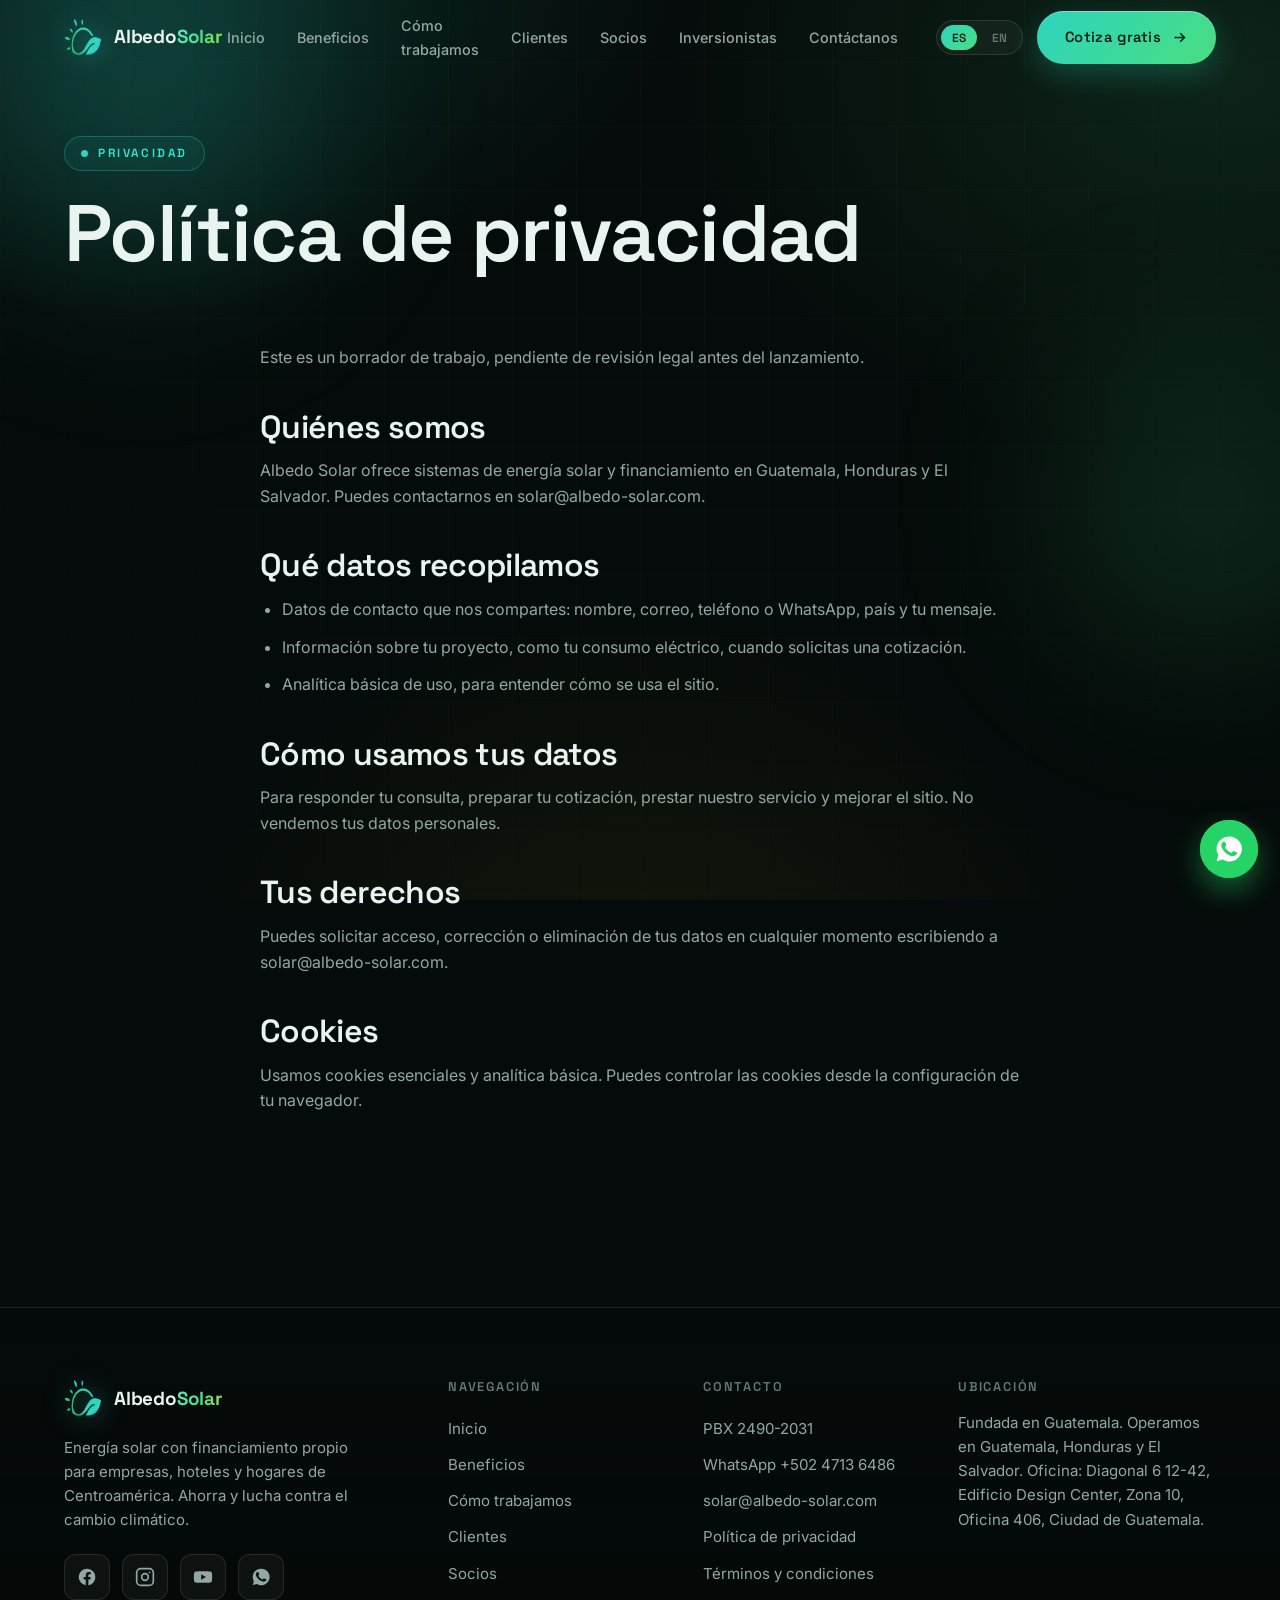
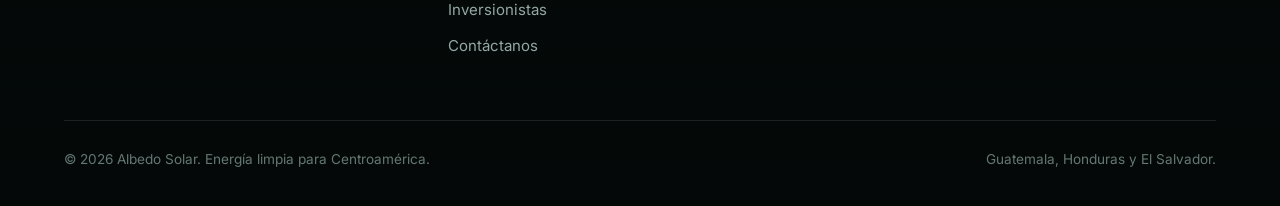
<file: privacidad.html>
<!DOCTYPE html>
<html lang="es">
<head>
<meta charset="UTF-8" />
<meta name="viewport" content="width=device-width, initial-scale=1.0" />
<title data-en="Privacy policy | Albedo Solar">Política de privacidad | Albedo Solar</title>
<meta name="description" data-en="How Albedo Solar collects, uses and protects your personal data." content="Cómo Albedo Solar recopila, usa y protege tus datos personales." />
<link rel="icon" type="image/png" href="assets/images/green-logo-sun.png" />
<link rel="preconnect" href="https://fonts.googleapis.com">
<link rel="preconnect" href="https://fonts.gstatic.com" crossorigin>
<link rel="stylesheet" href="assets/css/styles.css" />
</head>
<body>

<div class="bg-field"></div>
<div class="aurora aurora--1"></div>
<div class="aurora aurora--2"></div>

<!-- NAV -->
<nav class="nav">
  <div class="wrap">
    <a class="brand" href="index.html"><img src="assets/images/green-logo-sun.png" alt="Albedo Solar" /><span>Albedo<b>Solar</b></span></a>
    <div class="nav-links">
      <a href="index.html" data-en="Home">Inicio</a>
      <a href="beneficios.html" data-en="Benefits">Beneficios</a>
      <a href="como-trabajamos.html" data-en="How we work">Cómo trabajamos</a>
      <a href="clientes.html" data-en="Clients">Clientes</a>
      <a href="socios.html" data-en="Partners">Socios</a>
      <a href="inversionistas.html" data-en="Investors">Inversionistas</a>
      <a href="contacto.html" data-en="Contact">Contáctanos</a>
    </div>
    <div class="nav-right">
      <div class="lang"><button data-lang="es" class="on">ES</button><button data-lang="en">EN</button></div>
      <a href="contacto.html" class="btn btn--primary nav-cta" data-en="Get a free quote">Cotiza gratis
        <svg viewBox="0 0 24 24" fill="none" stroke="currentColor" stroke-width="2.2"><path d="M5 12h14M13 6l6 6-6 6"/></svg></a>
      <button class="burger" aria-label="Menú"><span></span><span></span><span></span></button>
    </div>
  </div>
</nav>
<div class="drawer">
  <a href="index.html" data-en="Home">Inicio</a>
  <a href="beneficios.html" data-en="Benefits">Beneficios</a>
  <a href="como-trabajamos.html" data-en="How we work">Cómo trabajamos</a>
  <a href="clientes.html" data-en="Clients">Clientes</a>
  <a href="socios.html" data-en="Partners">Socios</a>
  <a href="inversionistas.html" data-en="Investors">Inversionistas</a>
  <a href="contacto.html" data-en="Contact">Contáctanos</a>
  <a href="contacto.html" class="btn btn--primary" data-en="Get a free quote">Cotiza gratis</a>
</div>

<section class="page-hero">
  <div class="wrap">
    <span class="eyebrow" data-reveal data-en="Privacy">Privacidad</span>
    <h1 data-reveal data-delay="1" data-en="Privacy policy" style="margin-top:20px">Política de privacidad</h1>
  </div>
</section>

<section class="section-pad" style="padding-top:30px">
  <div class="wrap">
    <div class="prose" data-reveal>
      <!-- DRAFT: review with legal counsel before launch. Aligns with LGPD (Brazil) / LFPDPPP (Mexico) style obligations. -->
      <p data-en="This is a working draft, pending review by legal counsel before launch.">Este es un borrador de trabajo, pendiente de revisión legal antes del lanzamiento.</p>

      <h2 data-en="Who we are">Quiénes somos</h2>
      <p data-en="Albedo Solar provides solar energy systems and financing across Guatemala, Honduras and El Salvador. You can reach us at solar@albedo-solar.com.">Albedo Solar ofrece sistemas de energía solar y financiamiento en Guatemala, Honduras y El Salvador. Puedes contactarnos en solar@albedo-solar.com.</p>

      <h2 data-en="What we collect">Qué datos recopilamos</h2>
      <ul>
        <li data-en="Contact details you share with us: name, email, phone or WhatsApp, country and your message.">Datos de contacto que nos compartes: nombre, correo, teléfono o WhatsApp, país y tu mensaje.</li>
        <li data-en="Information about your project, such as your electricity consumption, when you request a quote.">Información sobre tu proyecto, como tu consumo eléctrico, cuando solicitas una cotización.</li>
        <li data-en="Basic usage analytics, to understand how the site is used.">Analítica básica de uso, para entender cómo se usa el sitio.</li>
      </ul>

      <h2 data-en="How we use it">Cómo usamos tus datos</h2>
      <p data-en="To answer your inquiry, prepare your quote, provide our service and improve the site. We do not sell your personal data.">Para responder tu consulta, preparar tu cotización, prestar nuestro servicio y mejorar el sitio. No vendemos tus datos personales.</p>

      <h2 data-en="Your rights">Tus derechos</h2>
      <p data-en="You can request access, correction or deletion of your data at any time by writing to solar@albedo-solar.com.">Puedes solicitar acceso, corrección o eliminación de tus datos en cualquier momento escribiendo a solar@albedo-solar.com.</p>

      <h2 data-en="Cookies">Cookies</h2>
      <p data-en="We use essential cookies and basic analytics. You can control cookies in your browser settings.">Usamos cookies esenciales y analítica básica. Puedes controlar las cookies desde la configuración de tu navegador.</p>
    </div>
  </div>
</section>

<!-- FOOTER -->
<footer class="footer">
  <div class="wrap">
    <div class="footer-grid">
      <div>
        <a class="brand" href="index.html"><img src="assets/images/green-logo-sun.png" alt="Albedo Solar" /><span>Albedo<b>Solar</b></span></a>
        <p data-en="Solar energy with built-in financing for businesses, hotels and homes across Central America. Save money and fight climate change.">Energía solar con financiamiento propio para empresas, hoteles y hogares de Centroamérica. Ahorra y lucha contra el cambio climático.</p>
        <div class="socials" style="margin-top:22px">
          <a href="https://www.facebook.com/AlbedoSolarGuate" target="_blank" rel="noopener" aria-label="Facebook"><svg viewBox="0 0 24 24" fill="currentColor"><path d="M22 12a10 10 0 1 0-11.5 9.9v-7H8v-2.9h2.5V9.8c0-2.5 1.5-3.9 3.8-3.9 1.1 0 2.2.2 2.2.2v2.5h-1.3c-1.2 0-1.6.8-1.6 1.6v1.9h2.8l-.4 2.9h-2.4v7A10 10 0 0 0 22 12z"/></svg></a>
          <a href="https://www.instagram.com/albedo.solar/" target="_blank" rel="noopener" aria-label="Instagram"><svg viewBox="0 0 24 24" fill="none" stroke="currentColor" stroke-width="2"><rect x="2" y="2" width="20" height="20" rx="5"/><circle cx="12" cy="12" r="4"/><circle cx="17.5" cy="6.5" r="1" fill="currentColor" stroke="none"/></svg></a>
          <a href="https://www.youtube.com/@albedosolar9647" target="_blank" rel="noopener" aria-label="YouTube"><svg viewBox="0 0 24 24" fill="currentColor"><path d="M23 12s0-3.2-.4-4.7a2.5 2.5 0 0 0-1.8-1.8C19.2 5 12 5 12 5s-7.2 0-8.8.5A2.5 2.5 0 0 0 1.4 7.3 26 26 0 0 0 1 12a26 26 0 0 0 .4 4.7 2.5 2.5 0 0 0 1.8 1.8C4.8 19 12 19 12 19s7.2 0 8.8-.5a2.5 2.5 0 0 0 1.8-1.8C23 15.2 23 12 23 12zM9.8 15.3V8.7l5.7 3.3z"/></svg></a>
          <a href="https://wa.me/50247136486" target="_blank" rel="noopener" aria-label="WhatsApp"><svg viewBox="0 0 24 24" fill="currentColor"><path d="M12 2a10 10 0 0 0-8.6 15l-1.3 4.7 4.8-1.3A10 10 0 1 0 12 2zm5.8 14.2c-.2.7-1.4 1.3-2 1.4-.5.1-1.2.1-1.9-.1-.4-.1-1-.3-1.7-.6-3-1.3-5-4.4-5.1-4.6-.2-.2-1.3-1.7-1.3-3.2s.8-2.3 1.1-2.6c.3-.3.6-.4.8-.4h.6c.2 0 .4 0 .7.5l.8 2c.1.2.1.4 0 .6l-.4.5-.3.4c-.2.2-.4.4-.2.7.2.4.9 1.5 2 2.4 1.3 1.2 2.4 1.5 2.7 1.7.3.1.5.1.7-.1l.9-1c.2-.3.4-.2.7-.1l2 .9c.3.2.5.2.6.4.1.1.1.7-.2 1.4z"/></svg></a>
        </div>
      </div>
      <div class="footer-col">
        <h4 data-en="Navigation">Navegación</h4>
        <a href="index.html" data-en="Home">Inicio</a>
        <a href="beneficios.html" data-en="Benefits">Beneficios</a>
        <a href="como-trabajamos.html" data-en="How we work">Cómo trabajamos</a>
        <a href="clientes.html" data-en="Clients">Clientes</a>
        <a href="socios.html" data-en="Partners">Socios</a>
        <a href="inversionistas.html" data-en="Investors">Inversionistas</a>
        <a href="contacto.html" data-en="Contact">Contáctanos</a>
      </div>
      <div class="footer-col">
        <h4 data-en="Contact">Contacto</h4>
        <a href="tel:+50224902031">PBX 2490-2031</a>
        <a href="https://wa.me/50247136486" target="_blank" rel="noopener">WhatsApp +502 4713 6486</a>
        <a href="mailto:solar@albedo-solar.com">solar@albedo-solar.com</a>
        <a href="privacidad.html" data-en="Privacy policy">Política de privacidad</a>
        <a href="terminos.html" data-en="Terms">Términos y condiciones</a>
      </div>
      <div class="footer-col">
        <h4 data-en="Location">Ubicación</h4>
        <p style="color:var(--muted);font-size:.94rem" data-en="Founded in Guatemala. Serving Guatemala, Honduras and El Salvador. Office: Diagonal 6 12-42, Edificio Design Center, Zona 10, Office 406, Guatemala City.">Fundada en Guatemala. Operamos en Guatemala, Honduras y El Salvador. Oficina: Diagonal 6 12-42, Edificio Design Center, Zona 10, Oficina 406, Ciudad de Guatemala.</p>
      </div>
    </div>
    <div class="footer-bottom">
      <span data-en="© 2026 Albedo Solar. Clean energy for Central America.">© <span data-year>2026</span> Albedo Solar. Energía limpia para Centroamérica.</span>
      <span data-en="Guatemala, Honduras and El Salvador.">Guatemala, Honduras y El Salvador.</span>
    </div>
  </div>
</footer>

<a class="wa-float" href="https://wa.me/50247136486" target="_blank" rel="noopener" aria-label="WhatsApp" data-en-aria="Chat on WhatsApp">
  <svg viewBox="0 0 24 24"><path d="M12 2a10 10 0 0 0-8.6 15l-1.3 4.7 4.8-1.3A10 10 0 1 0 12 2zm5.8 14.2c-.2.7-1.4 1.3-2 1.4-.5.1-1.2.1-1.9-.1-.4-.1-1-.3-1.7-.6-3-1.3-5-4.4-5.1-4.6-.2-.2-1.3-1.7-1.3-3.2s.8-2.3 1.1-2.6c.3-.3.6-.4.8-.4h.6c.2 0 .4 0 .7.5l.8 2c.1.2.1.4 0 .6l-.4.5-.3.4c-.2.2-.4.4-.2.7.2.4.9 1.5 2 2.4 1.3 1.2 2.4 1.5 2.7 1.7.3.1.5.1.7-.1l.9-1c.2-.3.4-.2.7-.1l2 .9c.3.2.5.2.6.4.1.1.1.7-.2 1.4z"/></svg>
</a>

<script src="assets/js/main.js"></script>
</body>
</html>
</file>
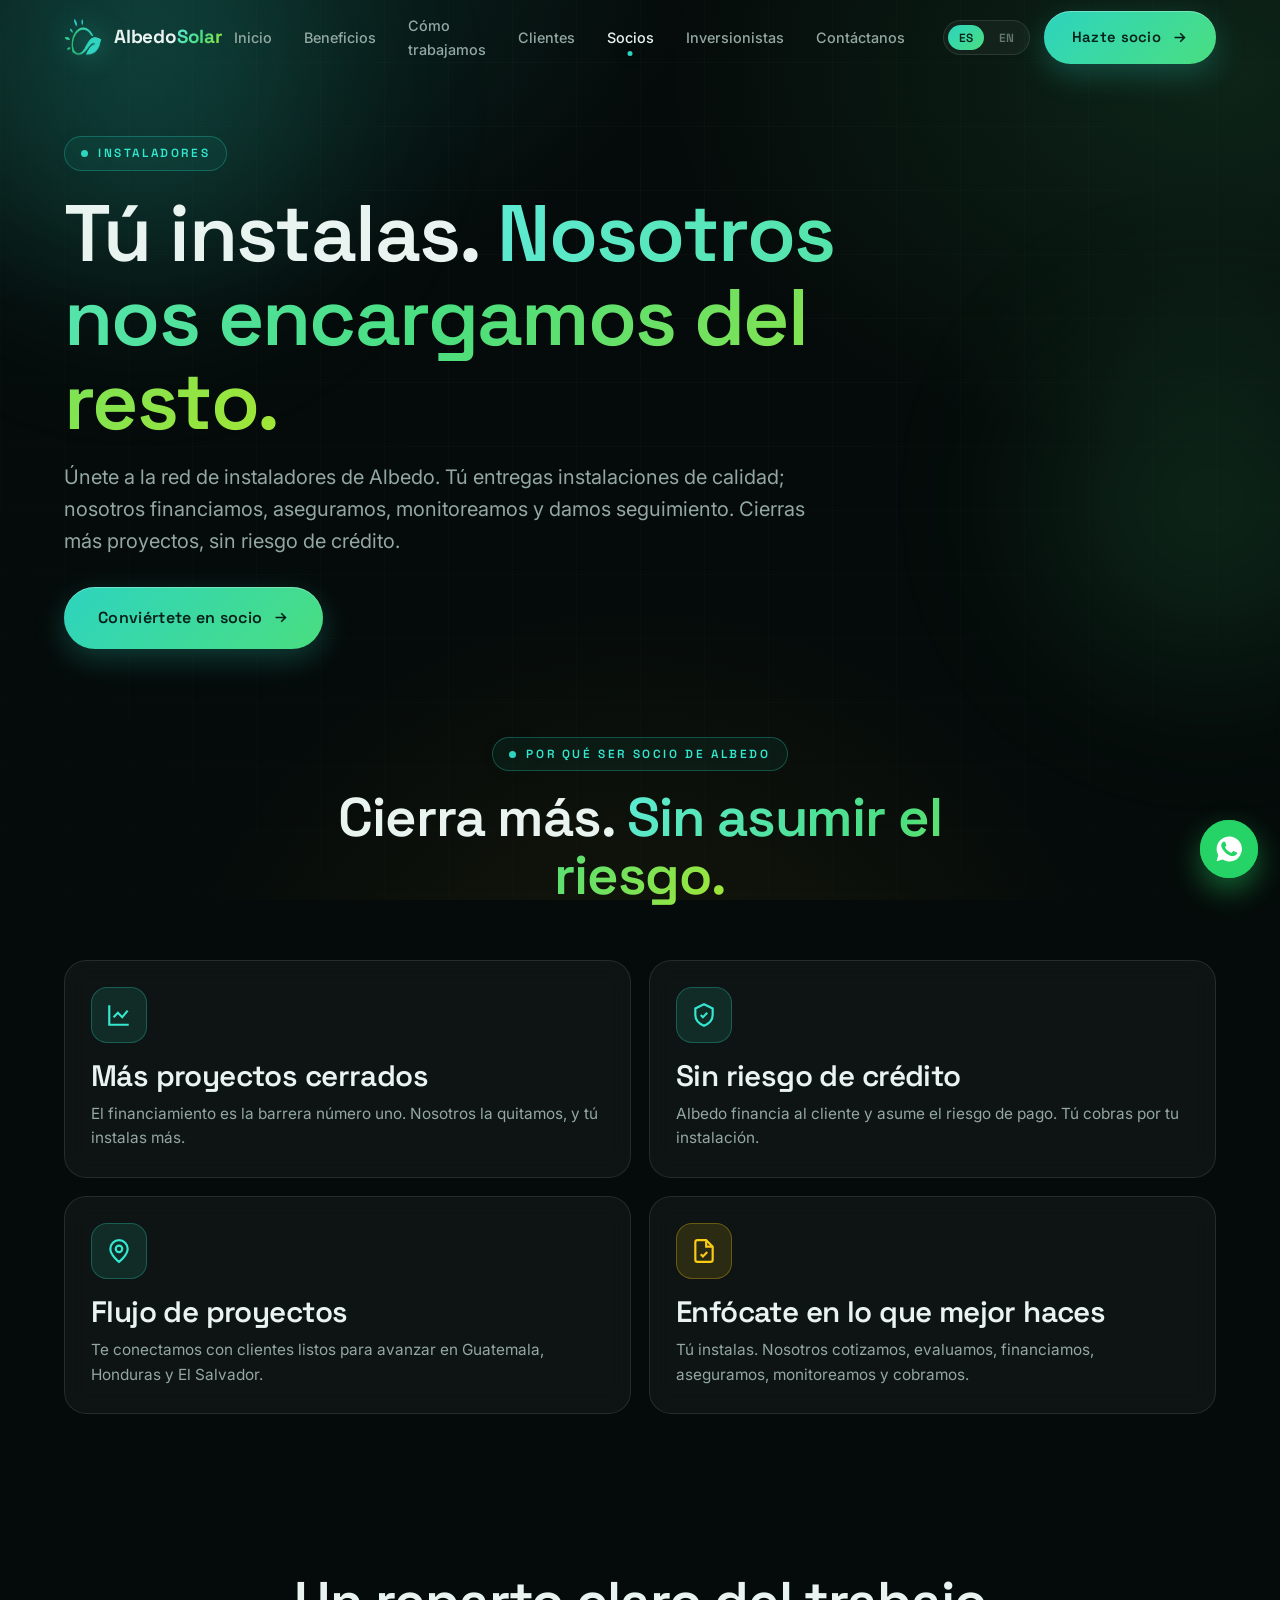
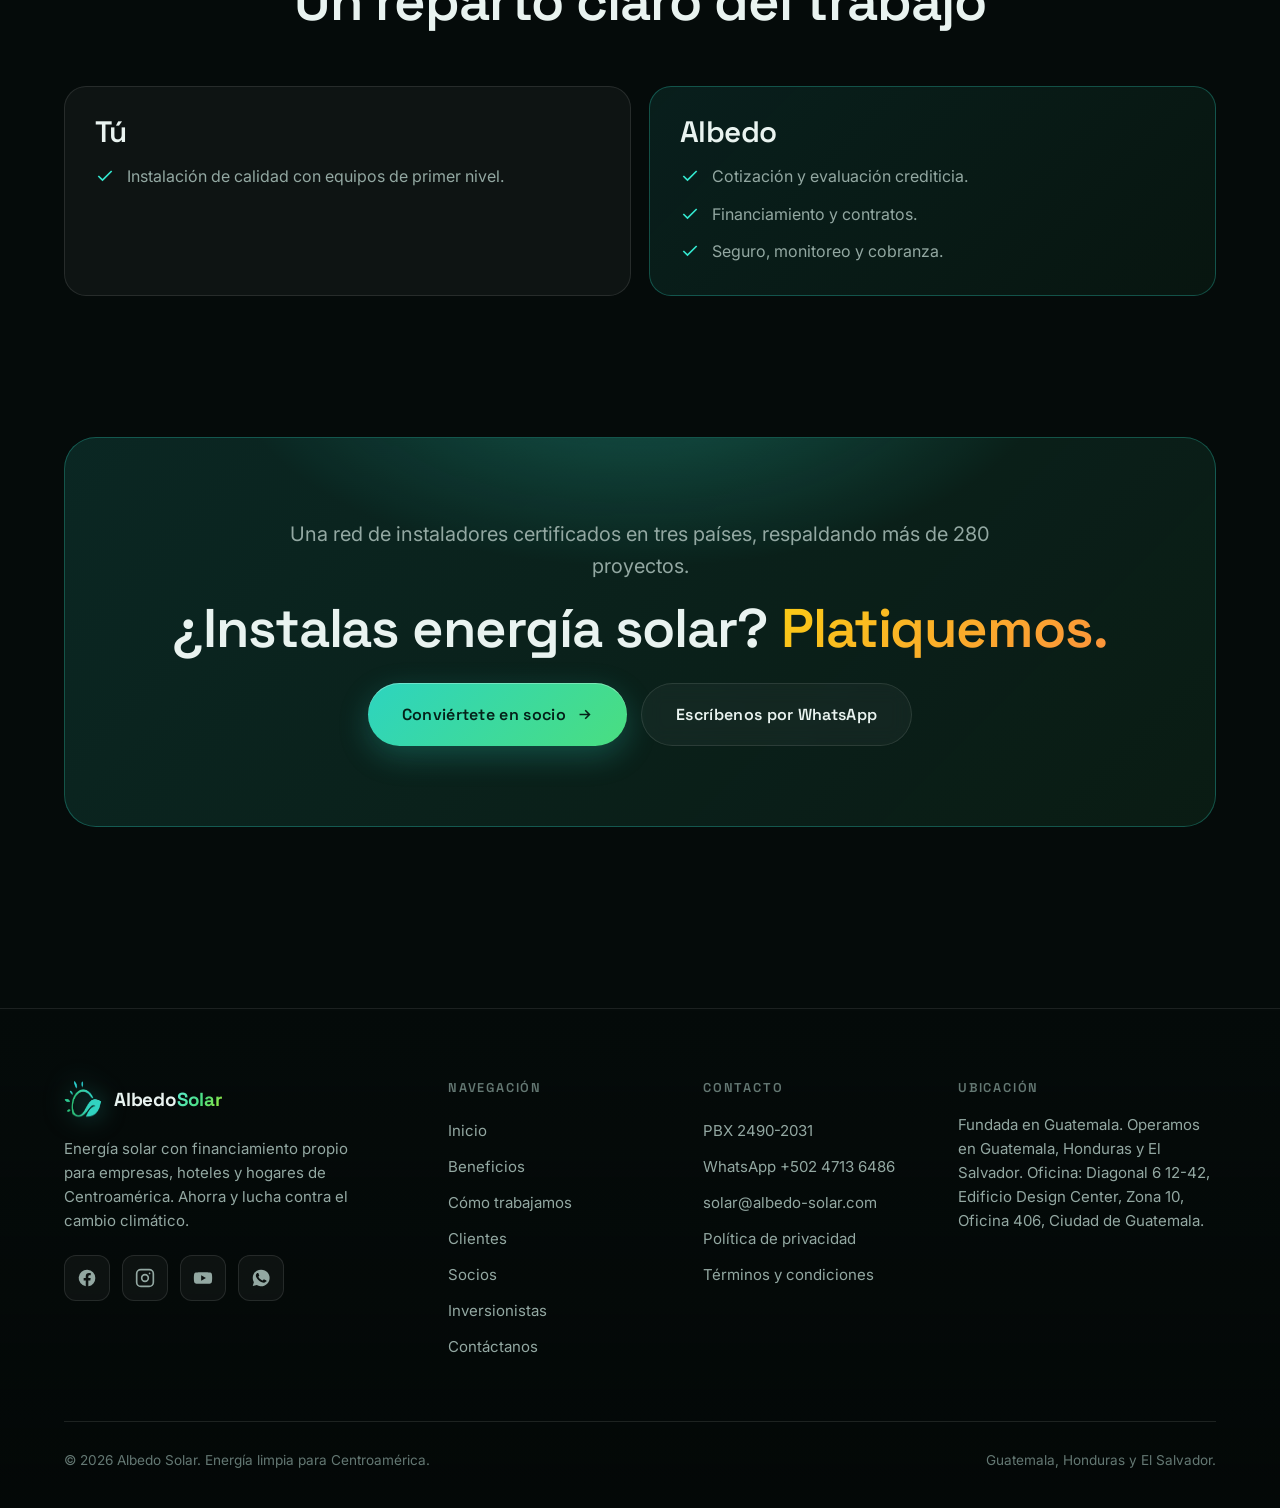
<file: socios.html>
<!DOCTYPE html>
<html lang="es">
<head>
<meta charset="UTF-8" />
<meta name="viewport" content="width=device-width, initial-scale=1.0" />
<title data-en="Become an installer partner | Albedo Solar">Sé socio instalador | Albedo Solar</title>
<meta name="description" data-en="You install, we finance. More projects, zero credit risk, across Central America." content="Instala y nosotros financiamos. Más proyectos, sin riesgo de crédito, en Guatemala, Honduras y El Salvador." />
<link rel="icon" type="image/png" href="assets/images/green-logo-sun.png" />
<link rel="preconnect" href="https://fonts.googleapis.com">
<link rel="preconnect" href="https://fonts.gstatic.com" crossorigin>
<link rel="stylesheet" href="assets/css/styles.css" />
</head>
<body>

<div class="bg-field"></div>
<div class="aurora aurora--1"></div>
<div class="aurora aurora--2"></div>

<!-- NAV -->
<nav class="nav">
  <div class="wrap">
    <a class="brand" href="index.html"><img src="assets/images/green-logo-sun.png" alt="Albedo Solar" /><span>Albedo<b>Solar</b></span></a>
    <div class="nav-links">
      <a href="index.html" data-en="Home">Inicio</a>
      <a href="beneficios.html" data-en="Benefits">Beneficios</a>
      <a href="como-trabajamos.html" data-en="How we work">Cómo trabajamos</a>
      <a href="clientes.html" data-en="Clients">Clientes</a>
      <a href="socios.html" class="active" data-en="Partners">Socios</a>
      <a href="inversionistas.html" data-en="Investors">Inversionistas</a>
      <a href="contacto.html" data-en="Contact">Contáctanos</a>
    </div>
    <div class="nav-right">
      <div class="lang"><button data-lang="es" class="on">ES</button><button data-lang="en">EN</button></div>
      <a href="contacto.html?asunto=Socio%20instalador" class="btn btn--primary nav-cta" data-en="Become a partner">Hazte socio
        <svg viewBox="0 0 24 24" fill="none" stroke="currentColor" stroke-width="2.2"><path d="M5 12h14M13 6l6 6-6 6"/></svg></a>
      <button class="burger" aria-label="Menú"><span></span><span></span><span></span></button>
    </div>
  </div>
</nav>
<div class="drawer">
  <a href="index.html" data-en="Home">Inicio</a>
  <a href="beneficios.html" data-en="Benefits">Beneficios</a>
  <a href="como-trabajamos.html" data-en="How we work">Cómo trabajamos</a>
  <a href="clientes.html" data-en="Clients">Clientes</a>
  <a href="socios.html" data-en="Partners">Socios</a>
  <a href="inversionistas.html" data-en="Investors">Inversionistas</a>
  <a href="contacto.html" data-en="Contact">Contáctanos</a>
  <a href="contacto.html?asunto=Socio%20instalador" class="btn btn--primary" data-en="Become a partner">Hazte socio</a>
</div>

<!-- PAGE HERO -->
<section class="page-hero">
  <div class="wrap">
    <span class="eyebrow" data-reveal data-en="Installers">Instaladores</span>
    <h1 data-reveal data-delay="1" data-en="You install. &lt;span class=&quot;gradient-text&quot;&gt;We handle the rest.&lt;/span&gt;" style="margin-top:20px;max-width:16ch">Tú instalas. <span class="gradient-text">Nosotros nos encargamos del resto.</span></h1>
    <p class="lead" data-reveal data-delay="2" data-en="Join Albedo’s installer network. You deliver quality installs; we finance, insure, monitor and service. You close more projects, with zero credit risk.">Únete a la red de instaladores de Albedo. Tú entregas instalaciones de calidad; nosotros financiamos, aseguramos, monitoreamos y damos seguimiento. Cierras más proyectos, sin riesgo de crédito.</p>
    <div class="hero-actions" style="margin-top:30px" data-reveal data-delay="3">
      <a href="contacto.html?asunto=Socio%20instalador" class="btn btn--primary btn--lg" data-en="Become a partner">Conviértete en socio
        <svg viewBox="0 0 24 24" fill="none" stroke="currentColor" stroke-width="2.2"><path d="M5 12h14M13 6l6 6-6 6"/></svg></a>
    </div>
  </div>
</section>

<!-- WHY PARTNER -->
<section class="section-pad" style="padding-top:48px">
  <div class="wrap">
    <div class="sec-head center">
      <span class="eyebrow" data-reveal data-en="Why partner with Albedo">Por qué ser socio de Albedo</span>
      <h2 data-reveal data-delay="1" data-en="Close more. &lt;span class=&quot;gradient-text&quot;&gt;Risk nothing.&lt;/span&gt;">Cierra más. <span class="gradient-text">Sin asumir el riesgo.</span></h2>
    </div>
    <div class="bento">
      <div class="card col-3" data-reveal>
        <div class="card-body">
          <div class="icon-badge"><svg viewBox="0 0 24 24" fill="none" stroke="currentColor" stroke-width="2"><path d="M3 3v18h18"/><path d="m7 14 4-4 4 4 5-6"/></svg></div>
          <h3 data-en="More projects closed">Más proyectos cerrados</h3>
          <p data-en="Financing is the number one barrier. We remove it, so you install more.">El financiamiento es la barrera número uno. Nosotros la quitamos, y tú instalas más.</p>
        </div>
      </div>
      <div class="card col-3" data-reveal data-delay="1">
        <div class="card-body">
          <div class="icon-badge"><svg viewBox="0 0 24 24" fill="none" stroke="currentColor" stroke-width="2"><path d="M12 2 4 6v6c0 5 3.5 8 8 10 4.5-2 8-5 8-10V6z"/><path d="m9 12 2 2 4-4"/></svg></div>
          <h3 data-en="Zero credit risk">Sin riesgo de crédito</h3>
          <p data-en="Albedo finances the client and carries the payment risk. You get paid for your install.">Albedo financia al cliente y asume el riesgo de pago. Tú cobras por tu instalación.</p>
        </div>
      </div>
      <div class="card col-3" data-reveal data-delay="1">
        <div class="card-body">
          <div class="icon-badge"><svg viewBox="0 0 24 24" fill="none" stroke="currentColor" stroke-width="2"><path d="M20 10c0 6-8 12-8 12s-8-6-8-12a8 8 0 0 1 16 0z"/><circle cx="12" cy="10" r="3"/></svg></div>
          <h3 data-en="Deal flow">Flujo de proyectos</h3>
          <p data-en="We connect you with clients ready to move in Guatemala, Honduras and El Salvador.">Te conectamos con clientes listos para avanzar en Guatemala, Honduras y El Salvador.</p>
        </div>
      </div>
      <div class="card col-3" data-reveal data-delay="2">
        <div class="card-body">
          <div class="icon-badge solar"><svg viewBox="0 0 24 24" fill="none" stroke="currentColor" stroke-width="2"><path d="M14 2H6a2 2 0 0 0-2 2v16a2 2 0 0 0 2 2h12a2 2 0 0 0 2-2V8z"/><path d="M14 2v6h6"/><path d="m9 15 2 2 4-4"/></svg></div>
          <h3 data-en="Do what you do best">Enfócate en lo que mejor haces</h3>
          <p data-en="You install. We quote, underwrite, finance, insure, monitor and collect.">Tú instalas. Nosotros cotizamos, evaluamos, financiamos, aseguramos, monitoreamos y cobramos.</p>
        </div>
      </div>
    </div>
  </div>
</section>

<!-- WHAT YOU DO / WHAT WE DO -->
<section class="section-pad" style="padding-top:0">
  <div class="wrap">
    <div class="sec-head center">
      <h2 data-reveal data-en="A clean split of the work">Un reparto claro del trabajo</h2>
    </div>
    <div class="duo">
      <div class="duo-card" data-reveal>
        <h3 data-en="You">Tú</h3>
        <ul>
          <li><svg viewBox="0 0 24 24" fill="none" stroke="currentColor" stroke-width="2"><path d="M20 6 9 17l-5-5"/></svg> <span data-en="Quality installation with first-rate equipment.">Instalación de calidad con equipos de primer nivel.</span></li>
        </ul>
      </div>
      <div class="duo-card accent" data-reveal data-delay="1">
        <h3>Albedo</h3>
        <ul>
          <li><svg viewBox="0 0 24 24" fill="none" stroke="currentColor" stroke-width="2"><path d="M20 6 9 17l-5-5"/></svg> <span data-en="Quoting and credit assessment.">Cotización y evaluación crediticia.</span></li>
          <li><svg viewBox="0 0 24 24" fill="none" stroke="currentColor" stroke-width="2"><path d="M20 6 9 17l-5-5"/></svg> <span data-en="Financing and contracts.">Financiamiento y contratos.</span></li>
          <li><svg viewBox="0 0 24 24" fill="none" stroke="currentColor" stroke-width="2"><path d="M20 6 9 17l-5-5"/></svg> <span data-en="Insurance, monitoring and collections.">Seguro, monitoreo y cobranza.</span></li>
        </ul>
      </div>
    </div>
  </div>
</section>

<!-- NETWORK PROOF + CTA -->
<section class="section-pad cta-band" style="padding-top:0">
  <div class="wrap">
    <div class="cta-box" data-reveal>
      <p class="lead" style="margin:0 auto 18px" data-en="A vetted installer network across three countries, supporting 280+ projects.">Una red de instaladores certificados en tres países, respaldando más de 280 proyectos.</p>
      <h2 data-en="Do you install solar? &lt;span class=&quot;solar-text&quot;&gt;Let’s talk.&lt;/span&gt;">¿Instalas energía solar? <span class="solar-text">Platiquemos.</span></h2>
      <div class="hero-actions" style="margin-top:26px">
        <a href="contacto.html?asunto=Socio%20instalador" class="btn btn--primary btn--lg" data-en="Become a partner">Conviértete en socio
          <svg viewBox="0 0 24 24" fill="none" stroke="currentColor" stroke-width="2.2"><path d="M5 12h14M13 6l6 6-6 6"/></svg></a>
        <a href="https://wa.me/50247136486?text=Quiero%20ser%20socio%20instalador%20de%20Albedo" target="_blank" rel="noopener" class="btn btn--ghost btn--lg" data-en="WhatsApp us">Escríbenos por WhatsApp</a>
      </div>
    </div>
  </div>
</section>

<!-- FOOTER -->
<footer class="footer">
  <div class="wrap">
    <div class="footer-grid">
      <div>
        <a class="brand" href="index.html"><img src="assets/images/green-logo-sun.png" alt="Albedo Solar" /><span>Albedo<b>Solar</b></span></a>
        <p data-en="Solar energy with built-in financing for businesses, hotels and homes across Central America. Save money and fight climate change.">Energía solar con financiamiento propio para empresas, hoteles y hogares de Centroamérica. Ahorra y lucha contra el cambio climático.</p>
        <div class="socials" style="margin-top:22px">
          <a href="https://www.facebook.com/AlbedoSolarGuate" target="_blank" rel="noopener" aria-label="Facebook"><svg viewBox="0 0 24 24" fill="currentColor"><path d="M22 12a10 10 0 1 0-11.5 9.9v-7H8v-2.9h2.5V9.8c0-2.5 1.5-3.9 3.8-3.9 1.1 0 2.2.2 2.2.2v2.5h-1.3c-1.2 0-1.6.8-1.6 1.6v1.9h2.8l-.4 2.9h-2.4v7A10 10 0 0 0 22 12z"/></svg></a>
          <a href="https://www.instagram.com/albedo.solar/" target="_blank" rel="noopener" aria-label="Instagram"><svg viewBox="0 0 24 24" fill="none" stroke="currentColor" stroke-width="2"><rect x="2" y="2" width="20" height="20" rx="5"/><circle cx="12" cy="12" r="4"/><circle cx="17.5" cy="6.5" r="1" fill="currentColor" stroke="none"/></svg></a>
          <a href="https://www.youtube.com/@albedosolar9647" target="_blank" rel="noopener" aria-label="YouTube"><svg viewBox="0 0 24 24" fill="currentColor"><path d="M23 12s0-3.2-.4-4.7a2.5 2.5 0 0 0-1.8-1.8C19.2 5 12 5 12 5s-7.2 0-8.8.5A2.5 2.5 0 0 0 1.4 7.3 26 26 0 0 0 1 12a26 26 0 0 0 .4 4.7 2.5 2.5 0 0 0 1.8 1.8C4.8 19 12 19 12 19s7.2 0 8.8-.5a2.5 2.5 0 0 0 1.8-1.8C23 15.2 23 12 23 12zM9.8 15.3V8.7l5.7 3.3z"/></svg></a>
          <a href="https://wa.me/50247136486" target="_blank" rel="noopener" aria-label="WhatsApp"><svg viewBox="0 0 24 24" fill="currentColor"><path d="M12 2a10 10 0 0 0-8.6 15l-1.3 4.7 4.8-1.3A10 10 0 1 0 12 2zm5.8 14.2c-.2.7-1.4 1.3-2 1.4-.5.1-1.2.1-1.9-.1-.4-.1-1-.3-1.7-.6-3-1.3-5-4.4-5.1-4.6-.2-.2-1.3-1.7-1.3-3.2s.8-2.3 1.1-2.6c.3-.3.6-.4.8-.4h.6c.2 0 .4 0 .7.5l.8 2c.1.2.1.4 0 .6l-.4.5-.3.4c-.2.2-.4.4-.2.7.2.4.9 1.5 2 2.4 1.3 1.2 2.4 1.5 2.7 1.7.3.1.5.1.7-.1l.9-1c.2-.3.4-.2.7-.1l2 .9c.3.2.5.2.6.4.1.1.1.7-.2 1.4z"/></svg></a>
        </div>
      </div>
      <div class="footer-col">
        <h4 data-en="Navigation">Navegación</h4>
        <a href="index.html" data-en="Home">Inicio</a>
        <a href="beneficios.html" data-en="Benefits">Beneficios</a>
        <a href="como-trabajamos.html" data-en="How we work">Cómo trabajamos</a>
        <a href="clientes.html" data-en="Clients">Clientes</a>
        <a href="socios.html" data-en="Partners">Socios</a>
        <a href="inversionistas.html" data-en="Investors">Inversionistas</a>
        <a href="contacto.html" data-en="Contact">Contáctanos</a>
      </div>
      <div class="footer-col">
        <h4 data-en="Contact">Contacto</h4>
        <a href="tel:+50224902031">PBX 2490-2031</a>
        <a href="https://wa.me/50247136486" target="_blank" rel="noopener">WhatsApp +502 4713 6486</a>
        <a href="mailto:solar@albedo-solar.com">solar@albedo-solar.com</a>
        <a href="privacidad.html" data-en="Privacy policy">Política de privacidad</a>
        <a href="terminos.html" data-en="Terms">Términos y condiciones</a>
      </div>
      <div class="footer-col">
        <h4 data-en="Location">Ubicación</h4>
        <p style="color:var(--muted);font-size:.94rem" data-en="Founded in Guatemala. Serving Guatemala, Honduras and El Salvador. Office: Diagonal 6 12-42, Edificio Design Center, Zona 10, Office 406, Guatemala City.">Fundada en Guatemala. Operamos en Guatemala, Honduras y El Salvador. Oficina: Diagonal 6 12-42, Edificio Design Center, Zona 10, Oficina 406, Ciudad de Guatemala.</p>
      </div>
    </div>
    <div class="footer-bottom">
      <span data-en="© 2026 Albedo Solar. Clean energy for Central America.">© <span data-year>2026</span> Albedo Solar. Energía limpia para Centroamérica.</span>
      <span data-en="Guatemala, Honduras and El Salvador.">Guatemala, Honduras y El Salvador.</span>
    </div>
  </div>
</footer>

<a class="wa-float" href="https://wa.me/50247136486" target="_blank" rel="noopener" aria-label="WhatsApp" data-en-aria="Chat on WhatsApp">
  <svg viewBox="0 0 24 24"><path d="M12 2a10 10 0 0 0-8.6 15l-1.3 4.7 4.8-1.3A10 10 0 1 0 12 2zm5.8 14.2c-.2.7-1.4 1.3-2 1.4-.5.1-1.2.1-1.9-.1-.4-.1-1-.3-1.7-.6-3-1.3-5-4.4-5.1-4.6-.2-.2-1.3-1.7-1.3-3.2s.8-2.3 1.1-2.6c.3-.3.6-.4.8-.4h.6c.2 0 .4 0 .7.5l.8 2c.1.2.1.4 0 .6l-.4.5-.3.4c-.2.2-.4.4-.2.7.2.4.9 1.5 2 2.4 1.3 1.2 2.4 1.5 2.7 1.7.3.1.5.1.7-.1l.9-1c.2-.3.4-.2.7-.1l2 .9c.3.2.5.2.6.4.1.1.1.7-.2 1.4z"/></svg>
</a>

<script src="assets/js/main.js"></script>
</body>
</html>
</file>
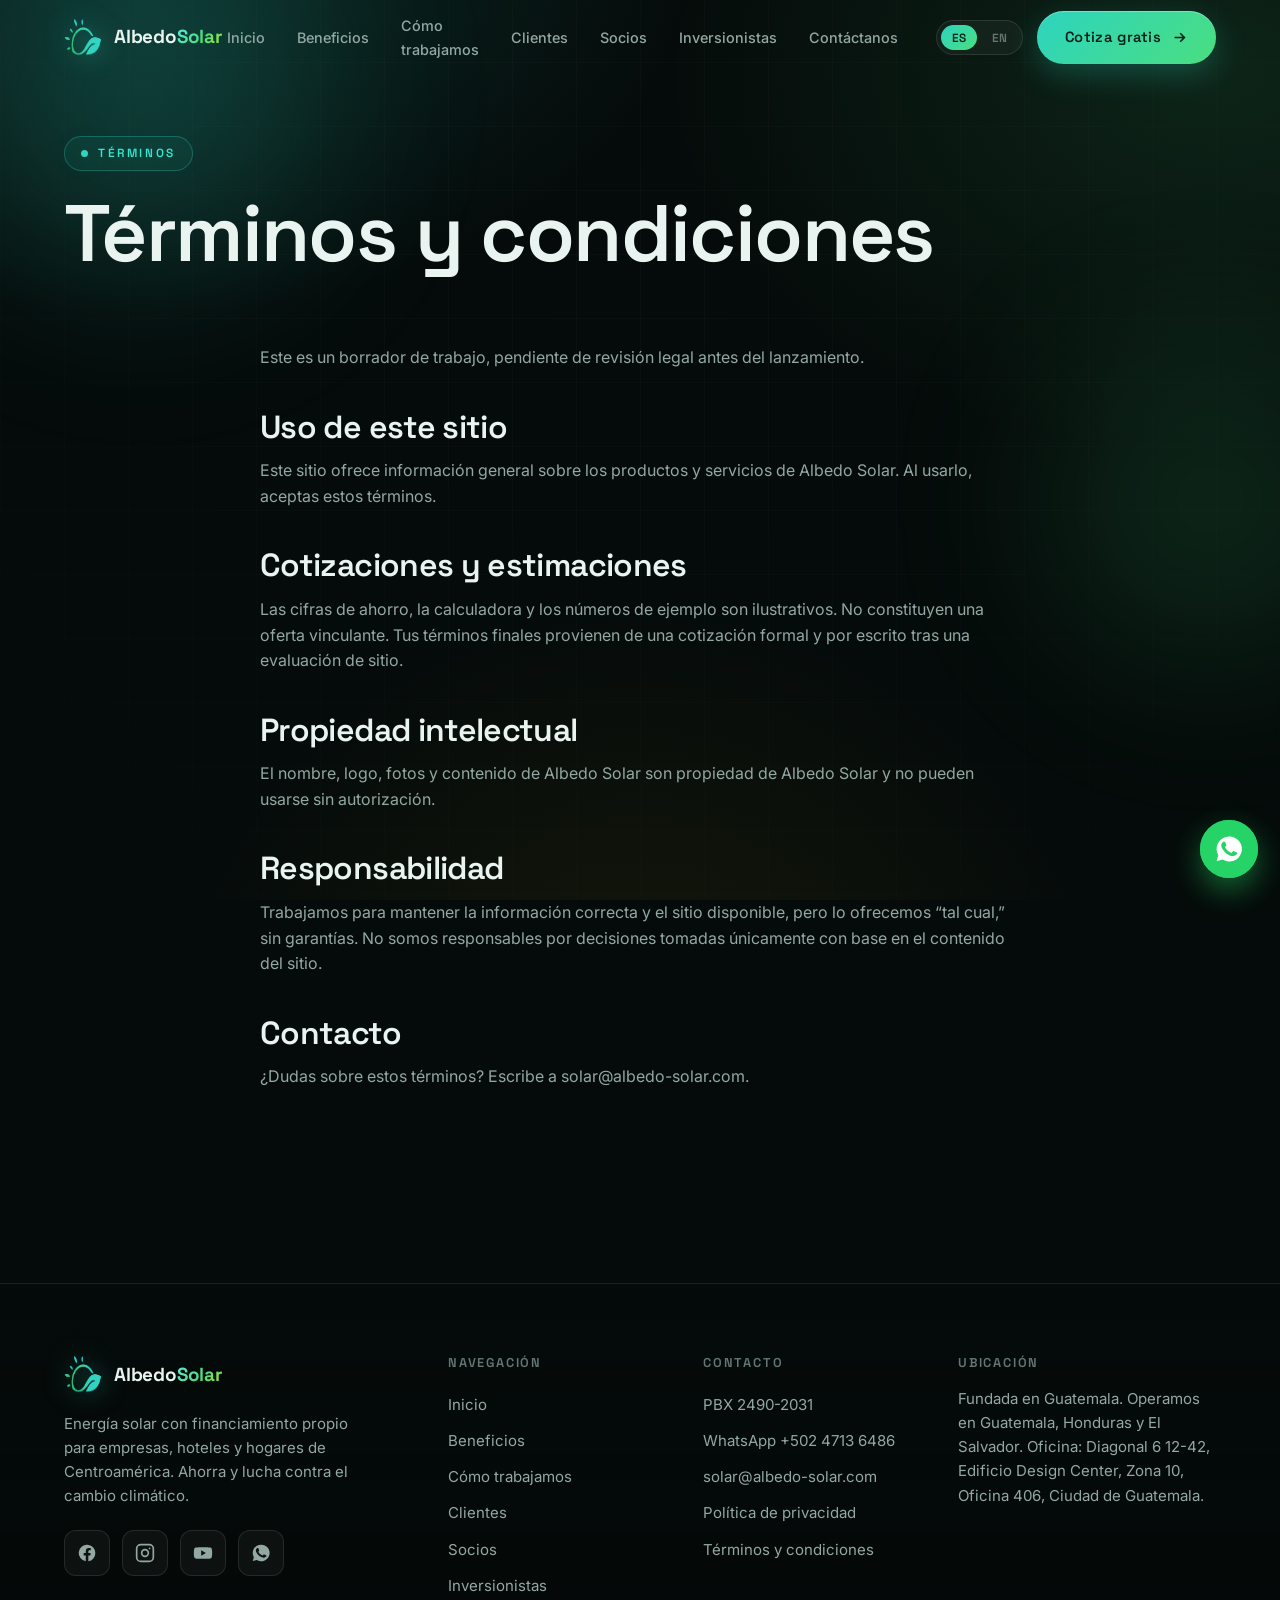
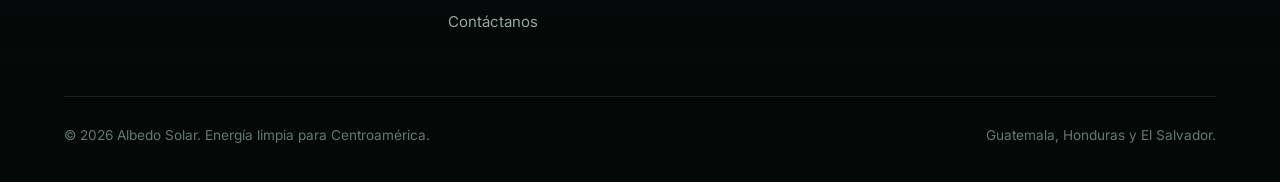
<file: terminos.html>
<!DOCTYPE html>
<html lang="es">
<head>
<meta charset="UTF-8" />
<meta name="viewport" content="width=device-width, initial-scale=1.0" />
<title data-en="Terms | Albedo Solar">Términos y condiciones | Albedo Solar</title>
<meta name="description" data-en="Terms of use for the Albedo Solar website." content="Términos y condiciones de uso del sitio web de Albedo Solar." />
<link rel="icon" type="image/png" href="assets/images/green-logo-sun.png" />
<link rel="preconnect" href="https://fonts.googleapis.com">
<link rel="preconnect" href="https://fonts.gstatic.com" crossorigin>
<link rel="stylesheet" href="assets/css/styles.css" />
</head>
<body>

<div class="bg-field"></div>
<div class="aurora aurora--1"></div>
<div class="aurora aurora--2"></div>

<!-- NAV -->
<nav class="nav">
  <div class="wrap">
    <a class="brand" href="index.html"><img src="assets/images/green-logo-sun.png" alt="Albedo Solar" /><span>Albedo<b>Solar</b></span></a>
    <div class="nav-links">
      <a href="index.html" data-en="Home">Inicio</a>
      <a href="beneficios.html" data-en="Benefits">Beneficios</a>
      <a href="como-trabajamos.html" data-en="How we work">Cómo trabajamos</a>
      <a href="clientes.html" data-en="Clients">Clientes</a>
      <a href="socios.html" data-en="Partners">Socios</a>
      <a href="inversionistas.html" data-en="Investors">Inversionistas</a>
      <a href="contacto.html" data-en="Contact">Contáctanos</a>
    </div>
    <div class="nav-right">
      <div class="lang"><button data-lang="es" class="on">ES</button><button data-lang="en">EN</button></div>
      <a href="contacto.html" class="btn btn--primary nav-cta" data-en="Get a free quote">Cotiza gratis
        <svg viewBox="0 0 24 24" fill="none" stroke="currentColor" stroke-width="2.2"><path d="M5 12h14M13 6l6 6-6 6"/></svg></a>
      <button class="burger" aria-label="Menú"><span></span><span></span><span></span></button>
    </div>
  </div>
</nav>
<div class="drawer">
  <a href="index.html" data-en="Home">Inicio</a>
  <a href="beneficios.html" data-en="Benefits">Beneficios</a>
  <a href="como-trabajamos.html" data-en="How we work">Cómo trabajamos</a>
  <a href="clientes.html" data-en="Clients">Clientes</a>
  <a href="socios.html" data-en="Partners">Socios</a>
  <a href="inversionistas.html" data-en="Investors">Inversionistas</a>
  <a href="contacto.html" data-en="Contact">Contáctanos</a>
  <a href="contacto.html" class="btn btn--primary" data-en="Get a free quote">Cotiza gratis</a>
</div>

<section class="page-hero">
  <div class="wrap">
    <span class="eyebrow" data-reveal data-en="Terms">Términos</span>
    <h1 data-reveal data-delay="1" data-en="Terms and conditions" style="margin-top:20px">Términos y condiciones</h1>
  </div>
</section>

<section class="section-pad" style="padding-top:30px">
  <div class="wrap">
    <div class="prose" data-reveal>
      <!-- DRAFT: review with legal counsel before launch. -->
      <p data-en="This is a working draft, pending review by legal counsel before launch.">Este es un borrador de trabajo, pendiente de revisión legal antes del lanzamiento.</p>

      <h2 data-en="Use of this site">Uso de este sitio</h2>
      <p data-en="This website provides general information about Albedo Solar’s products and services. By using it, you agree to these terms.">Este sitio ofrece información general sobre los productos y servicios de Albedo Solar. Al usarlo, aceptas estos términos.</p>

      <h2 data-en="Quotes and estimates">Cotizaciones y estimaciones</h2>
      <p data-en="Savings figures, the estimator and example numbers are illustrative. They are not a binding offer. Your final terms come from a formal, written quote after a site assessment.">Las cifras de ahorro, la calculadora y los números de ejemplo son ilustrativos. No constituyen una oferta vinculante. Tus términos finales provienen de una cotización formal y por escrito tras una evaluación de sitio.</p>

      <h2 data-en="Intellectual property">Propiedad intelectual</h2>
      <p data-en="The Albedo Solar name, logo, photos and content are the property of Albedo Solar and may not be used without permission.">El nombre, logo, fotos y contenido de Albedo Solar son propiedad de Albedo Solar y no pueden usarse sin autorización.</p>

      <h2 data-en="Liability">Responsabilidad</h2>
      <p data-en="We work to keep the information accurate and the site available, but we provide it “as is” without warranties. We are not liable for decisions made solely on the basis of website content.">Trabajamos para mantener la información correcta y el sitio disponible, pero lo ofrecemos “tal cual,” sin garantías. No somos responsables por decisiones tomadas únicamente con base en el contenido del sitio.</p>

      <h2 data-en="Contact">Contacto</h2>
      <p data-en="Questions about these terms? Write to solar@albedo-solar.com.">¿Dudas sobre estos términos? Escribe a solar@albedo-solar.com.</p>
    </div>
  </div>
</section>

<!-- FOOTER -->
<footer class="footer">
  <div class="wrap">
    <div class="footer-grid">
      <div>
        <a class="brand" href="index.html"><img src="assets/images/green-logo-sun.png" alt="Albedo Solar" /><span>Albedo<b>Solar</b></span></a>
        <p data-en="Solar energy with built-in financing for businesses, hotels and homes across Central America. Save money and fight climate change.">Energía solar con financiamiento propio para empresas, hoteles y hogares de Centroamérica. Ahorra y lucha contra el cambio climático.</p>
        <div class="socials" style="margin-top:22px">
          <a href="https://www.facebook.com/AlbedoSolarGuate" target="_blank" rel="noopener" aria-label="Facebook"><svg viewBox="0 0 24 24" fill="currentColor"><path d="M22 12a10 10 0 1 0-11.5 9.9v-7H8v-2.9h2.5V9.8c0-2.5 1.5-3.9 3.8-3.9 1.1 0 2.2.2 2.2.2v2.5h-1.3c-1.2 0-1.6.8-1.6 1.6v1.9h2.8l-.4 2.9h-2.4v7A10 10 0 0 0 22 12z"/></svg></a>
          <a href="https://www.instagram.com/albedo.solar/" target="_blank" rel="noopener" aria-label="Instagram"><svg viewBox="0 0 24 24" fill="none" stroke="currentColor" stroke-width="2"><rect x="2" y="2" width="20" height="20" rx="5"/><circle cx="12" cy="12" r="4"/><circle cx="17.5" cy="6.5" r="1" fill="currentColor" stroke="none"/></svg></a>
          <a href="https://www.youtube.com/@albedosolar9647" target="_blank" rel="noopener" aria-label="YouTube"><svg viewBox="0 0 24 24" fill="currentColor"><path d="M23 12s0-3.2-.4-4.7a2.5 2.5 0 0 0-1.8-1.8C19.2 5 12 5 12 5s-7.2 0-8.8.5A2.5 2.5 0 0 0 1.4 7.3 26 26 0 0 0 1 12a26 26 0 0 0 .4 4.7 2.5 2.5 0 0 0 1.8 1.8C4.8 19 12 19 12 19s7.2 0 8.8-.5a2.5 2.5 0 0 0 1.8-1.8C23 15.2 23 12 23 12zM9.8 15.3V8.7l5.7 3.3z"/></svg></a>
          <a href="https://wa.me/50247136486" target="_blank" rel="noopener" aria-label="WhatsApp"><svg viewBox="0 0 24 24" fill="currentColor"><path d="M12 2a10 10 0 0 0-8.6 15l-1.3 4.7 4.8-1.3A10 10 0 1 0 12 2zm5.8 14.2c-.2.7-1.4 1.3-2 1.4-.5.1-1.2.1-1.9-.1-.4-.1-1-.3-1.7-.6-3-1.3-5-4.4-5.1-4.6-.2-.2-1.3-1.7-1.3-3.2s.8-2.3 1.1-2.6c.3-.3.6-.4.8-.4h.6c.2 0 .4 0 .7.5l.8 2c.1.2.1.4 0 .6l-.4.5-.3.4c-.2.2-.4.4-.2.7.2.4.9 1.5 2 2.4 1.3 1.2 2.4 1.5 2.7 1.7.3.1.5.1.7-.1l.9-1c.2-.3.4-.2.7-.1l2 .9c.3.2.5.2.6.4.1.1.1.7-.2 1.4z"/></svg></a>
        </div>
      </div>
      <div class="footer-col">
        <h4 data-en="Navigation">Navegación</h4>
        <a href="index.html" data-en="Home">Inicio</a>
        <a href="beneficios.html" data-en="Benefits">Beneficios</a>
        <a href="como-trabajamos.html" data-en="How we work">Cómo trabajamos</a>
        <a href="clientes.html" data-en="Clients">Clientes</a>
        <a href="socios.html" data-en="Partners">Socios</a>
        <a href="inversionistas.html" data-en="Investors">Inversionistas</a>
        <a href="contacto.html" data-en="Contact">Contáctanos</a>
      </div>
      <div class="footer-col">
        <h4 data-en="Contact">Contacto</h4>
        <a href="tel:+50224902031">PBX 2490-2031</a>
        <a href="https://wa.me/50247136486" target="_blank" rel="noopener">WhatsApp +502 4713 6486</a>
        <a href="mailto:solar@albedo-solar.com">solar@albedo-solar.com</a>
        <a href="privacidad.html" data-en="Privacy policy">Política de privacidad</a>
        <a href="terminos.html" data-en="Terms">Términos y condiciones</a>
      </div>
      <div class="footer-col">
        <h4 data-en="Location">Ubicación</h4>
        <p style="color:var(--muted);font-size:.94rem" data-en="Founded in Guatemala. Serving Guatemala, Honduras and El Salvador. Office: Diagonal 6 12-42, Edificio Design Center, Zona 10, Office 406, Guatemala City.">Fundada en Guatemala. Operamos en Guatemala, Honduras y El Salvador. Oficina: Diagonal 6 12-42, Edificio Design Center, Zona 10, Oficina 406, Ciudad de Guatemala.</p>
      </div>
    </div>
    <div class="footer-bottom">
      <span data-en="© 2026 Albedo Solar. Clean energy for Central America.">© <span data-year>2026</span> Albedo Solar. Energía limpia para Centroamérica.</span>
      <span data-en="Guatemala, Honduras and El Salvador.">Guatemala, Honduras y El Salvador.</span>
    </div>
  </div>
</footer>

<a class="wa-float" href="https://wa.me/50247136486" target="_blank" rel="noopener" aria-label="WhatsApp" data-en-aria="Chat on WhatsApp">
  <svg viewBox="0 0 24 24"><path d="M12 2a10 10 0 0 0-8.6 15l-1.3 4.7 4.8-1.3A10 10 0 1 0 12 2zm5.8 14.2c-.2.7-1.4 1.3-2 1.4-.5.1-1.2.1-1.9-.1-.4-.1-1-.3-1.7-.6-3-1.3-5-4.4-5.1-4.6-.2-.2-1.3-1.7-1.3-3.2s.8-2.3 1.1-2.6c.3-.3.6-.4.8-.4h.6c.2 0 .4 0 .7.5l.8 2c.1.2.1.4 0 .6l-.4.5-.3.4c-.2.2-.4.4-.2.7.2.4.9 1.5 2 2.4 1.3 1.2 2.4 1.5 2.7 1.7.3.1.5.1.7-.1l.9-1c.2-.3.4-.2.7-.1l2 .9c.3.2.5.2.6.4.1.1.1.7-.2 1.4z"/></svg>
</a>

<script src="assets/js/main.js"></script>
</body>
</html>
</file>
<file: assets/css/styles.css>
/* ==========================================================================
   ALBEDO SOLAR — Futuristic Remake
   Design system: dark, glassmorphic, solar-gradient, Guatemala-grown.
   ========================================================================== */

/* ----------  Fonts  ---------- */
@import url('https://fonts.googleapis.com/css2?family=Space+Grotesk:wght@400;500;600;700&family=Inter:wght@300;400;500;600;700&display=swap');

/* ----------  Tokens  ---------- */
:root {
  /* Brand */
  --teal:        #2dd4bf;
  --teal-bright: #34e7cf;
  --green:       #4ade80;
  --green-deep:  #16a34a;
  --solar:       #facc15;   /* sun / savings yellow */
  --solar-warm:  #fbbf24;

  /* Surfaces */
  --bg:          #050b0a;
  --bg-2:        #07110f;
  --ink:         #030706;
  --glass:       rgba(255, 255, 255, 0.04);
  --glass-2:     rgba(255, 255, 255, 0.06);
  --stroke:      rgba(255, 255, 255, 0.10);
  --stroke-2:    rgba(45, 212, 191, 0.30);

  /* Text */
  --text:        #e9f3f0;
  --muted:       #93a8a2;
  --muted-2:     #647873;

  /* Gradients */
  --grad-brand:  linear-gradient(135deg, #2dd4bf 0%, #4ade80 100%);
  --grad-solar:  linear-gradient(135deg, #facc15 0%, #fb923c 100%);
  --grad-text:   linear-gradient(120deg, #5eead4 0%, #4ade80 55%, #a3e635 100%);

  /* Glow */
  --glow-teal:   0 0 40px rgba(45, 212, 191, 0.35);
  --glow-green:  0 0 50px rgba(74, 222, 128, 0.25);

  /* Geometry */
  --radius:      22px;
  --radius-sm:   14px;
  --maxw:        1200px;
  --nav-h:       76px;

  --ease:        cubic-bezier(0.22, 1, 0.36, 1);

  --font-display: 'Space Grotesk', system-ui, sans-serif;
  --font-body:    'Inter', system-ui, -apple-system, sans-serif;
}

/* ----------  Reset  ---------- */
*, *::before, *::after { box-sizing: border-box; margin: 0; padding: 0; }

html { scroll-behavior: smooth; -webkit-text-size-adjust: 100%; }

body {
  font-family: var(--font-body);
  background: var(--bg);
  color: var(--text);
  line-height: 1.6;
  overflow-x: hidden;
  -webkit-font-smoothing: antialiased;
  text-rendering: optimizeLegibility;
}

img { max-width: 100%; display: block; }
a { color: inherit; text-decoration: none; }
button { font-family: inherit; cursor: pointer; border: none; background: none; color: inherit; }
ul { list-style: none; }
::selection { background: rgba(45, 212, 191, 0.3); color: #fff; }

/* ----------  Ambient background  ---------- */
.bg-field {
  position: fixed; inset: 0; z-index: -2; overflow: hidden;
  background:
    radial-gradient(900px 600px at 12% -5%, rgba(45,212,191,0.16), transparent 60%),
    radial-gradient(1000px 700px at 95% 8%, rgba(74,222,128,0.12), transparent 55%),
    radial-gradient(800px 800px at 50% 120%, rgba(250,204,21,0.07), transparent 60%),
    var(--bg);
}
.bg-field::before {
  content: ""; position: absolute; inset: -50%;
  background-image:
    linear-gradient(rgba(255,255,255,0.025) 1px, transparent 1px),
    linear-gradient(90deg, rgba(255,255,255,0.025) 1px, transparent 1px);
  background-size: 64px 64px;
  mask-image: radial-gradient(circle at 50% 40%, #000 0%, transparent 70%);
  -webkit-mask-image: radial-gradient(circle at 50% 40%, #000 0%, transparent 70%);
}
/* topographic texture from original brand */
.bg-field::after {
  content: ""; position: absolute; inset: 0;
  background: url('../images/topgraphic-20-edit.png');
  background-size: 520px;
  opacity: 0.025;
  mix-blend-mode: screen;
}
.aurora {
  position: fixed; z-index: -1; border-radius: 50%; filter: blur(80px);
  opacity: 0.5; pointer-events: none; will-change: transform;
}
.aurora--1 { width: 520px; height: 520px; top: -160px; left: -120px;
  background: radial-gradient(circle, rgba(45,212,191,0.5), transparent 70%);
  animation: drift1 22s ease-in-out infinite; }
.aurora--2 { width: 460px; height: 460px; top: 30%; right: -160px;
  background: radial-gradient(circle, rgba(74,222,128,0.4), transparent 70%);
  animation: drift2 26s ease-in-out infinite; }
@keyframes drift1 { 50% { transform: translate(80px, 60px) scale(1.15); } }
@keyframes drift2 { 50% { transform: translate(-70px, -50px) scale(1.1); } }

/* ----------  Layout helpers  ---------- */
.wrap { width: 100%; max-width: var(--maxw); margin: 0 auto; padding: 0 24px; }
section { position: relative; }
.section-pad { padding: clamp(72px, 11vw, 150px) 0; }

.eyebrow {
  display: inline-flex; align-items: center; gap: 10px;
  font-family: var(--font-display); font-size: 0.74rem; font-weight: 600;
  letter-spacing: 0.22em; text-transform: uppercase; color: var(--teal-bright);
  padding: 7px 16px; border: 1px solid var(--stroke-2);
  border-radius: 100px; background: rgba(45,212,191,0.06);
}
.eyebrow::before {
  content: ""; width: 7px; height: 7px; border-radius: 50%;
  background: var(--teal); box-shadow: var(--glow-teal);
}

h1, h2, h3, h4 { font-family: var(--font-display); font-weight: 600; line-height: 1.05; letter-spacing: -0.02em; }
h1 { font-size: clamp(2.6rem, 6.5vw, 5rem); }
h2 { font-size: clamp(2rem, 4.5vw, 3.4rem); }
h3 { font-size: clamp(1.3rem, 2.4vw, 1.85rem); }

.gradient-text {
  background: var(--grad-text); -webkit-background-clip: text; background-clip: text;
  -webkit-text-fill-color: transparent; color: transparent;
}
.solar-text {
  background: var(--grad-solar); -webkit-background-clip: text; background-clip: text;
  -webkit-text-fill-color: transparent;
}
.lead { font-size: clamp(1.05rem, 1.6vw, 1.25rem); color: var(--muted); max-width: 60ch; }

/* ----------  Buttons  ---------- */
.btn {
  display: inline-flex; align-items: center; gap: 10px; position: relative;
  font-family: var(--font-display); font-weight: 600; font-size: 0.92rem;
  letter-spacing: 0.02em; padding: 15px 28px; border-radius: 100px;
  transition: transform .35s var(--ease), box-shadow .35s var(--ease), background .3s;
  white-space: nowrap; overflow: hidden;
}
.btn svg { width: 17px; height: 17px; transition: transform .35s var(--ease); }
.btn:hover { transform: translateY(-3px); }
.btn:hover svg { transform: translateX(4px); }

.btn--primary {
  background: var(--grad-brand); color: #042018;
  box-shadow: 0 10px 30px rgba(45,212,191,0.25), inset 0 1px 0 rgba(255,255,255,0.3);
}
.btn--primary:hover { box-shadow: 0 16px 44px rgba(45,212,191,0.45); }
.btn--solar { background: var(--grad-solar); color: #281c00;
  box-shadow: 0 10px 30px rgba(250,204,21,0.25); }
.btn--solar:hover { box-shadow: 0 16px 44px rgba(250,204,21,0.45); }
.btn--ghost {
  background: var(--glass); color: var(--text);
  border: 1px solid var(--stroke); backdrop-filter: blur(10px);
}
.btn--ghost:hover { background: var(--glass-2); border-color: var(--stroke-2); }
.btn--lg { padding: 18px 34px; font-size: 1rem; }

/* ----------  Navigation  ---------- */
.nav {
  position: fixed; top: 0; left: 0; right: 0; z-index: 100; height: var(--nav-h);
  display: flex; align-items: center;
  transition: background .4s var(--ease), border-color .4s, backdrop-filter .4s;
  border-bottom: 1px solid transparent;
}
.nav.scrolled {
  background: rgba(5,11,10,0.72); backdrop-filter: blur(16px) saturate(140%);
  border-bottom-color: var(--stroke);
}
.nav .wrap { display: flex; align-items: center; justify-content: space-between; gap: 24px; }
.brand { display: flex; align-items: center; gap: 12px; font-family: var(--font-display); font-weight: 700; font-size: 1.18rem; letter-spacing: -0.01em; }
.brand img { width: 38px; height: 38px; filter: drop-shadow(0 0 12px rgba(45,212,191,0.5)); }
.brand span { color: var(--text); }
.brand b { font-weight: 700; background: var(--grad-text); -webkit-background-clip: text; background-clip: text; -webkit-text-fill-color: transparent; }

.nav-links { display: flex; align-items: center; gap: 4px; }
.nav-links a {
  font-size: 0.9rem; color: var(--muted); padding: 9px 14px; border-radius: 100px;
  font-weight: 500; transition: color .25s, background .25s; position: relative;
}
.nav-links a:hover { color: var(--text); }
.nav-links a.active { color: var(--text); }
.nav-links a.active::after {
  content: ""; position: absolute; bottom: 2px; left: 50%; transform: translateX(-50%);
  width: 5px; height: 5px; border-radius: 50%; background: var(--teal); box-shadow: var(--glow-teal);
}
.nav-right { display: flex; align-items: center; gap: 14px; }

.lang {
  display: flex; align-items: center; gap: 4px; padding: 4px;
  border: 1px solid var(--stroke); border-radius: 100px; background: var(--glass);
}
.lang button { font-family: var(--font-display); font-size: 0.74rem; font-weight: 600; padding: 5px 11px; border-radius: 100px; color: var(--muted-2); transition: .25s; }
.lang button.on { background: var(--grad-brand); color: #042018; }

.nav-cta { display: inline-flex; }
.burger { display: none; width: 44px; height: 44px; border-radius: 12px; background: var(--glass); border: 1px solid var(--stroke); position: relative; }
.burger span { position: absolute; left: 12px; right: 12px; height: 2px; background: var(--text); border-radius: 2px; transition: .3s var(--ease); }
.burger span:nth-child(1) { top: 16px; } .burger span:nth-child(2) { top: 21px; } .burger span:nth-child(3) { top: 26px; }
.burger.open span:nth-child(1) { top: 21px; transform: rotate(45deg); }
.burger.open span:nth-child(2) { opacity: 0; }
.burger.open span:nth-child(3) { top: 21px; transform: rotate(-45deg); }

/* mobile drawer */
.drawer {
  position: fixed; inset: var(--nav-h) 0 0 0; z-index: 99;
  background: rgba(5,11,10,0.96); backdrop-filter: blur(20px);
  transform: translateX(100%); transition: transform .4s var(--ease);
  display: flex; flex-direction: column; padding: 32px 24px; gap: 6px;
}
.drawer.open { transform: translateX(0); }
.drawer a { font-family: var(--font-display); font-size: 1.5rem; padding: 16px 0; border-bottom: 1px solid var(--stroke); color: var(--text); }
.drawer .btn { margin-top: 24px; justify-content: center; }

/* ----------  Hero  ---------- */
.hero { min-height: 100svh; display: flex; align-items: center; position: relative; overflow: hidden; padding-top: var(--nav-h); }
.hero-bg { position: absolute; inset: 0; z-index: 0; }
.hero-bg img { width: 100%; height: 100%; object-fit: cover; transform: scale(1.08); }
.hero-bg::after {
  content: ""; position: absolute; inset: 0;
  background:
    linear-gradient(to right, rgba(5,11,10,0.94) 0%, rgba(5,11,10,0.7) 45%, rgba(5,11,10,0.35) 100%),
    linear-gradient(to top, var(--bg) 2%, transparent 45%);
}
.hero .wrap { position: relative; z-index: 2; }
.hero-inner { max-width: 760px; }
.hero h1 { margin: 22px 0 24px; }
.hero .lead { margin-bottom: 38px; font-size: clamp(1.1rem, 1.7vw, 1.35rem); }
.hero-actions { display: flex; flex-wrap: wrap; gap: 14px; }

/* floating sun orb */
.sun-orb {
  position: absolute; z-index: 1; top: 18%; right: 6%;
  width: clamp(160px, 22vw, 320px); aspect-ratio: 1; border-radius: 50%;
  background: radial-gradient(circle at 35% 30%, #fde68a, #facc15 40%, #f59e0b 75%);
  box-shadow: 0 0 80px rgba(250,204,21,0.5), 0 0 160px rgba(250,204,21,0.25);
  animation: float 9s ease-in-out infinite;
}
.sun-orb::before, .sun-orb::after {
  content: ""; position: absolute; inset: -22%; border-radius: 50%;
  border: 1px solid rgba(250,204,21,0.35);
}
.sun-orb::after { inset: -40%; border-color: rgba(250,204,21,0.18); }
@keyframes float { 50% { transform: translateY(-22px); } }

/* ----------  Stats  ---------- */
.stat-row { display: grid; grid-template-columns: repeat(3, 1fr); gap: 18px; }
.stat {
  padding: 26px; border-radius: var(--radius); background: var(--glass);
  border: 1px solid var(--stroke); backdrop-filter: blur(10px); position: relative; overflow: hidden;
}
.stat::before { content: ""; position: absolute; top: 0; left: 0; width: 100%; height: 2px; background: var(--grad-brand); opacity: .8; }
.stat .num { font-family: var(--font-display); font-weight: 700; font-size: clamp(2.2rem, 4vw, 3rem); line-height: 1; background: var(--grad-text); -webkit-background-clip: text; background-clip: text; -webkit-text-fill-color: transparent; }
.stat .num.solar { background: var(--grad-solar); -webkit-background-clip: text; background-clip: text; -webkit-text-fill-color: transparent; }
.stat .label { margin-top: 10px; color: var(--muted); font-size: 0.95rem; }

/* ----------  Cards / glass  ---------- */
.card {
  background: var(--glass); border: 1px solid var(--stroke); border-radius: var(--radius);
  backdrop-filter: blur(12px); overflow: hidden; position: relative;
  transition: transform .4s var(--ease), border-color .4s, box-shadow .4s;
}
.card:hover { transform: translateY(-6px); border-color: var(--stroke-2); box-shadow: 0 24px 60px rgba(0,0,0,0.4), var(--glow-teal); }
.card-media { aspect-ratio: 16/11; overflow: hidden; }
.card-media img { width: 100%; height: 100%; object-fit: cover; transition: transform .7s var(--ease); }
.card:hover .card-media img { transform: scale(1.06); }
.card-body { padding: 26px; }
.card-body h3 { margin-bottom: 10px; }
.card-body p { color: var(--muted); font-size: 0.96rem; }

.icon-badge {
  width: 56px; height: 56px; border-radius: 16px; display: grid; place-items: center;
  background: rgba(45,212,191,0.12); border: 1px solid var(--stroke-2); color: var(--teal-bright);
  margin-bottom: 18px;
}
.icon-badge svg { width: 26px; height: 26px; }
.icon-badge.solar { background: rgba(250,204,21,0.12); border-color: rgba(250,204,21,0.3); color: var(--solar); }

/* section headers */
.sec-head { max-width: 720px; margin-bottom: 56px; }
.sec-head.center { margin-inline: auto; text-align: center; }
.sec-head h2 { margin: 18px 0; }

/* ----------  Bento grid  ---------- */
.bento { display: grid; grid-template-columns: repeat(6, 1fr); gap: 18px; }
.bento > * { grid-column: span 2; }
.col-3 { grid-column: span 3 !important; }
.col-4 { grid-column: span 4 !important; }
.col-6 { grid-column: span 6 !important; }

/* ----------  Split feature  ---------- */
.split { display: grid; grid-template-columns: 1fr 1fr; gap: clamp(32px, 6vw, 80px); align-items: center; }
.split.rev .split-media { order: 2; }
.split-media { position: relative; }
.split-media .frame {
  border-radius: var(--radius); overflow: hidden; border: 1px solid var(--stroke);
  box-shadow: 0 30px 80px rgba(0,0,0,0.45);
}
.split-media .frame img { width: 100%; aspect-ratio: 4/3; object-fit: cover; }
.split-media .glow-chip {
  position: absolute; bottom: -22px; left: -22px; padding: 18px 24px; border-radius: 18px;
  background: rgba(7,17,15,0.85); border: 1px solid var(--stroke-2); backdrop-filter: blur(14px);
  box-shadow: var(--glow-teal);
}
.glow-chip .big { font-family: var(--font-display); font-weight: 700; font-size: 2rem; background: var(--grad-text); -webkit-background-clip: text; background-clip: text; -webkit-text-fill-color: transparent; }
.glow-chip .sm { font-size: 0.8rem; color: var(--muted); }

.feature-list { display: grid; gap: 16px; margin-top: 26px; }
.feature-list li { display: flex; gap: 14px; align-items: flex-start; }
.feature-list .tick {
  flex: none; width: 26px; height: 26px; border-radius: 50%; display: grid; place-items: center; margin-top: 2px;
  background: var(--grad-brand); color: #042018;
}
.feature-list .tick svg { width: 14px; height: 14px; }
.feature-list strong { display: block; font-family: var(--font-display); font-weight: 600; }
.feature-list span { color: var(--muted); font-size: 0.95rem; }

/* ----------  Process timeline  ---------- */
.timeline { position: relative; display: grid; gap: 22px; }
.timeline::before { content: ""; position: absolute; left: 27px; top: 30px; bottom: 30px; width: 2px; background: linear-gradient(var(--teal), var(--green), transparent); opacity: .4; }
.step { display: grid; grid-template-columns: 56px 1fr; gap: 24px; align-items: start; position: relative; }
.step-num {
  width: 56px; height: 56px; border-radius: 50%; display: grid; place-items: center;
  font-family: var(--font-display); font-weight: 700; font-size: 1.2rem; color: #042018;
  background: var(--grad-brand); box-shadow: var(--glow-teal); position: relative; z-index: 2;
}
.step-card { background: var(--glass); border: 1px solid var(--stroke); border-radius: var(--radius); padding: 24px 26px; backdrop-filter: blur(10px); flex: 1; }
.step-card h3 { font-size: 1.25rem; margin-bottom: 8px; }
.step-card p { color: var(--muted); }

/* ----------  Pills row  ---------- */
.pills { display: flex; flex-wrap: wrap; gap: 12px; }
.pill {
  display: inline-flex; align-items: center; gap: 10px; padding: 13px 20px; border-radius: 100px;
  background: var(--glass); border: 1px solid var(--stroke); font-weight: 500; font-size: 0.95rem;
  transition: .3s var(--ease);
}
.pill:hover { border-color: var(--stroke-2); transform: translateY(-3px); }
.pill svg { width: 18px; height: 18px; color: var(--teal-bright); }

/* ----------  CO2 / impact stat band  ---------- */
.impact-grid { display: grid; grid-template-columns: repeat(3, 1fr); gap: 18px; }
.impact-card { padding: 34px 28px; border-radius: var(--radius); background: var(--glass); border: 1px solid var(--stroke); text-align: center; }
.impact-card .figure { font-family: var(--font-display); font-weight: 700; font-size: clamp(2.4rem, 5vw, 3.4rem); line-height: 1; background: var(--grad-text); -webkit-background-clip: text; background-clip: text; -webkit-text-fill-color: transparent; }
.impact-card p { color: var(--muted); margin-top: 12px; font-size: 0.96rem; }

/* ----------  Video  ---------- */
.video-wrap { position: relative; border-radius: var(--radius); overflow: hidden; border: 1px solid var(--stroke); box-shadow: 0 30px 80px rgba(0,0,0,0.5); }
.video-wrap .poster { width: 100%; aspect-ratio: 16/9; object-fit: cover; }
.video-wrap iframe { width: 100%; aspect-ratio: 16/9; display: block; border: 0; }
.play-btn {
  position: absolute; inset: 0; display: grid; place-items: center;
  background: linear-gradient(rgba(5,11,10,0.1), rgba(5,11,10,0.5));
}
.play-btn .ring {
  width: 86px; height: 86px; border-radius: 50%; display: grid; place-items: center;
  background: rgba(255,255,255,0.12); backdrop-filter: blur(8px); border: 1px solid rgba(255,255,255,0.3);
  transition: transform .35s var(--ease), background .3s;
}
.play-btn:hover .ring { transform: scale(1.08); background: var(--grad-brand); }
.play-btn .ring svg { width: 30px; height: 30px; color: #fff; margin-left: 4px; }
.play-btn:hover .ring svg { color: #042018; }

/* ----------  Before / After slider  ---------- */
.ba {
  position: relative; border-radius: var(--radius); overflow: hidden; border: 1px solid var(--stroke);
  aspect-ratio: 16/10; user-select: none; box-shadow: 0 30px 80px rgba(0,0,0,0.45);
}
.ba img { position: absolute; inset: 0; width: 100%; height: 100%; object-fit: cover; }
.ba .after { clip-path: inset(0 0 0 50%); }
.ba .ba-label { position: absolute; top: 18px; padding: 7px 14px; border-radius: 100px; font-family: var(--font-display); font-size: 0.72rem; font-weight: 600; letter-spacing: .12em; backdrop-filter: blur(8px); }
.ba .ba-label.l { left: 18px; background: rgba(0,0,0,0.5); border: 1px solid var(--stroke); }
.ba .ba-label.r { right: 18px; background: rgba(45,212,191,0.2); border: 1px solid var(--stroke-2); color: var(--teal-bright); }
.ba-handle { position: absolute; top: 0; bottom: 0; left: 50%; width: 3px; background: var(--grad-brand); transform: translateX(-50%); box-shadow: var(--glow-teal); }
.ba-handle::after {
  content: ""; position: absolute; top: 50%; left: 50%; transform: translate(-50%,-50%);
  width: 46px; height: 46px; border-radius: 50%; background: rgba(7,17,15,0.9); border: 2px solid var(--teal);
  box-shadow: var(--glow-teal);
}
.ba-handle::before {
  content: "‹ ›"; position: absolute; top: 50%; left: 50%; transform: translate(-50%,-50%);
  z-index: 2; font-size: 1.1rem; color: var(--teal-bright); letter-spacing: 2px;
}
.ba input { position: absolute; inset: 0; width: 100%; height: 100%; opacity: 0; cursor: ew-resize; margin: 0; }

/* ----------  CTA band  ---------- */
.cta-band { position: relative; overflow: hidden; }
.cta-box {
  border-radius: 32px; padding: clamp(40px, 7vw, 80px); text-align: center; position: relative; overflow: hidden;
  background: linear-gradient(135deg, rgba(45,212,191,0.14), rgba(74,222,128,0.08));
  border: 1px solid var(--stroke-2);
}
.cta-box::before {
  content: ""; position: absolute; inset: 0; z-index: -1;
  background: radial-gradient(600px 300px at 50% -20%, rgba(45,212,191,0.3), transparent 70%);
}
.cta-box h2 { margin-bottom: 18px; }
.cta-box .lead { margin: 0 auto 32px; }
.cta-box .hero-actions { justify-content: center; }

/* ----------  Marquee  ---------- */
.marquee { overflow: hidden; -webkit-mask-image: linear-gradient(90deg, transparent, #000 12%, #000 88%, transparent); mask-image: linear-gradient(90deg, transparent, #000 12%, #000 88%, transparent); }
.marquee-track { display: flex; gap: 56px; width: max-content; animation: scrollx 28s linear infinite; }
.marquee-track span { font-family: var(--font-display); font-size: clamp(1.4rem, 3vw, 2.2rem); font-weight: 600; color: rgba(255,255,255,0.10); white-space: nowrap; display: inline-flex; align-items: center; gap: 56px; }
.marquee-track span::after { content: "✦"; color: var(--teal); opacity: .5; }
@keyframes scrollx { to { transform: translateX(-50%); } }

/* ----------  Forms  ---------- */
.form-grid { display: grid; grid-template-columns: 1fr 1fr; gap: 18px; }
.field { display: flex; flex-direction: column; gap: 8px; }
.field.full { grid-column: 1 / -1; }
.field label { font-family: var(--font-display); font-size: 0.82rem; font-weight: 500; color: var(--muted); letter-spacing: .02em; }
.field input, .field textarea {
  background: var(--glass); border: 1px solid var(--stroke); border-radius: 14px; padding: 15px 18px;
  color: var(--text); font-family: inherit; font-size: 0.98rem; transition: border-color .25s, box-shadow .25s, background .25s;
}
.field input::placeholder, .field textarea::placeholder { color: var(--muted-2); }
.field input:focus, .field textarea:focus { outline: none; border-color: var(--teal); box-shadow: 0 0 0 3px rgba(45,212,191,0.15); background: var(--glass-2); }
.field textarea { resize: vertical; min-height: 130px; }

/* ----------  Contact tiles  ---------- */
.contact-tiles { display: grid; gap: 14px; }
.ct {
  display: flex; gap: 16px; align-items: flex-start; padding: 20px 22px; border-radius: var(--radius-sm);
  background: var(--glass); border: 1px solid var(--stroke); transition: .3s var(--ease);
}
.ct:hover { border-color: var(--stroke-2); transform: translateX(4px); }
.ct .ico { flex: none; width: 46px; height: 46px; border-radius: 12px; display: grid; place-items: center; background: rgba(45,212,191,0.12); color: var(--teal-bright); border: 1px solid var(--stroke-2); }
.ct .ico svg { width: 20px; height: 20px; }
.ct .k { font-family: var(--font-display); font-size: 0.78rem; letter-spacing: .12em; text-transform: uppercase; color: var(--muted-2); }
.ct .v { font-weight: 500; margin-top: 2px; }

.socials { display: flex; gap: 12px; }
.socials a { width: 46px; height: 46px; border-radius: 12px; display: grid; place-items: center; background: var(--glass); border: 1px solid var(--stroke); color: var(--muted); transition: .3s var(--ease); }
.socials a:hover { color: var(--text); border-color: var(--stroke-2); transform: translateY(-3px); background: var(--glass-2); }
.socials svg { width: 20px; height: 20px; }

/* ----------  Footer  ---------- */
.footer { border-top: 1px solid var(--stroke); padding: 72px 0 36px; margin-top: 40px; background: linear-gradient(to bottom, transparent, rgba(3,7,6,0.6)); }
.footer-grid { display: grid; grid-template-columns: 1.6fr 1fr 1fr 1.2fr; gap: 40px; }
.footer .brand { margin-bottom: 18px; }
.footer p { color: var(--muted); font-size: 0.94rem; max-width: 34ch; }
.footer h4 { font-size: 0.8rem; letter-spacing: .14em; text-transform: uppercase; color: var(--muted-2); margin-bottom: 18px; font-weight: 600; }
.footer-col a { display: block; color: var(--muted); font-size: 0.94rem; padding: 6px 0; transition: color .25s, padding .25s; }
.footer-col a:hover { color: var(--teal-bright); padding-left: 6px; }
.footer-bottom { display: flex; justify-content: space-between; align-items: center; flex-wrap: wrap; gap: 16px; margin-top: 56px; padding-top: 28px; border-top: 1px solid var(--stroke); color: var(--muted-2); font-size: 0.85rem; }

/* ----------  Reveal animations  ---------- */
[data-reveal] { opacity: 0; transform: translateY(28px); transition: opacity .8s var(--ease), transform .8s var(--ease); }
[data-reveal].in { opacity: 1; transform: none; }
[data-reveal][data-delay="1"] { transition-delay: .08s; }
[data-reveal][data-delay="2"] { transition-delay: .16s; }
[data-reveal][data-delay="3"] { transition-delay: .24s; }
[data-reveal][data-delay="4"] { transition-delay: .32s; }
[data-reveal][data-delay="5"] { transition-delay: .40s; }

/* page hero (interior) */
.page-hero { padding: calc(var(--nav-h) + 60px) 0 40px; position: relative; }
.page-hero .lead { margin-top: 18px; }

/* ----------  Responsive  ---------- */
@media (max-width: 980px) {
  .nav-links, .nav-cta { display: none; }
  .burger { display: block; }
  .split { grid-template-columns: 1fr; }
  .split.rev .split-media { order: 0; }
  .footer-grid { grid-template-columns: 1fr 1fr; }
  .bento > * { grid-column: span 3; }
  .col-4, .col-6 { grid-column: span 6 !important; }
}
@media (max-width: 680px) {
  .stat-row, .impact-grid { grid-template-columns: 1fr; }
  .form-grid { grid-template-columns: 1fr; }
  .bento > *, .col-3 { grid-column: span 6 !important; }
  .footer-grid { grid-template-columns: 1fr; gap: 32px; }
  .sun-orb { display: none; }
  .timeline::before { left: 22px; }
  .step { grid-template-columns: 44px 1fr; gap: 16px; }
  .step-num { width: 44px; height: 44px; font-size: 1rem; }
  .footer-bottom { flex-direction: column; text-align: center; }
}

@media (prefers-reduced-motion: reduce) {
  *, *::before, *::after { animation: none !important; transition-duration: .01ms !important; }
  html { scroll-behavior: auto; }
  [data-reveal] { opacity: 1; transform: none; }
}

/* No-JS / no-scripting safeguard: never leave content invisible */
@media (scripting: none) {
  [data-reveal] { opacity: 1 !important; transform: none !important; }
  .drawer { display: none; }
}
noscript .nojs-reveal { opacity: 1 !important; transform: none !important; }

/* ==========================================================================
   ADDITIONS — audiences, trust strip, estimator, FAQ, partners, investors,
   video gallery, region strip, floating WhatsApp
   ========================================================================== */

/* ----------  Language toggle (now functional)  ---------- */
.lang button { cursor: pointer; }

/* ----------  Audience tiles (homepage)  ---------- */
.audiences { display: grid; grid-template-columns: repeat(4, 1fr); gap: 16px; }
.aud {
  display: flex; flex-direction: column; gap: 10px; padding: 26px 24px 24px;
  background: var(--glass); border: 1px solid var(--stroke); border-radius: var(--radius);
  backdrop-filter: blur(12px); transition: transform .4s var(--ease), border-color .4s, box-shadow .4s;
  position: relative; overflow: hidden;
}
.aud::before { content: ""; position: absolute; top: 0; left: 0; width: 100%; height: 2px; background: var(--grad-brand); opacity: .7; }
.aud:hover { transform: translateY(-6px); border-color: var(--stroke-2); box-shadow: 0 24px 60px rgba(0,0,0,0.4), var(--glow-teal); }
.aud .aud-ico { width: 48px; height: 48px; border-radius: 14px; display: grid; place-items: center; background: rgba(45,212,191,0.12); border: 1px solid var(--stroke-2); color: var(--teal-bright); }
.aud .aud-ico svg { width: 24px; height: 24px; }
.aud.solar .aud-ico { background: rgba(250,204,21,0.12); border-color: rgba(250,204,21,0.3); color: var(--solar); }
.aud h3 { font-size: 1.25rem; margin-top: 4px; }
.aud p { color: var(--muted); font-size: 0.94rem; flex: 1; }
.aud .aud-link { font-family: var(--font-display); font-weight: 600; font-size: 0.92rem; color: var(--teal-bright); display: inline-flex; align-items: center; gap: 8px; margin-top: 6px; }
.aud .aud-link svg { width: 16px; height: 16px; transition: transform .35s var(--ease); }
.aud:hover .aud-link svg { transform: translateX(4px); }

/* ----------  Trust strip  ---------- */
.trust-strip { display: flex; flex-wrap: wrap; gap: 14px 0; justify-content: center; align-items: center; border: 1px solid var(--stroke); background: var(--glass); border-radius: 100px; padding: 16px 20px; backdrop-filter: blur(10px); }
.trust-strip .ts { display: inline-flex; align-items: center; gap: 10px; padding: 0 22px; color: var(--muted); font-size: 0.92rem; font-weight: 500; position: relative; }
.trust-strip .ts:not(:last-child)::after { content: ""; position: absolute; right: 0; top: 50%; transform: translateY(-50%); width: 1px; height: 22px; background: var(--stroke); }
.trust-strip .ts b { color: var(--text); font-family: var(--font-display); }
.trust-strip .ts svg { width: 18px; height: 18px; color: var(--teal-bright); }

/* ----------  Region strip (3 countries / flags)  ---------- */
.region { display: flex; flex-wrap: wrap; gap: 14px; justify-content: center; }
.region .flag { display: inline-flex; align-items: center; gap: 10px; padding: 12px 20px; border-radius: 100px; background: var(--glass); border: 1px solid var(--stroke); font-family: var(--font-display); font-weight: 600; font-size: 0.95rem; }
.region .flag span { font-size: 1.3rem; line-height: 1; }

/* ----------  Savings estimator  ---------- */
.estimator { max-width: 760px; margin: 0 auto; padding: clamp(26px, 4vw, 42px); border-radius: var(--radius); background: linear-gradient(135deg, rgba(45,212,191,0.10), rgba(74,222,128,0.05)); border: 1px solid var(--stroke-2); }
.estimator .est-input { display: flex; gap: 12px; flex-wrap: wrap; align-items: flex-end; }
.estimator .field { flex: 1; min-width: 220px; }
.est-prefixed { position: relative; }
.est-prefixed::before { content: "Q"; position: absolute; left: 16px; top: 50%; transform: translateY(-50%); color: var(--muted); font-weight: 600; }
.est-prefixed input { padding-left: 30px; width: 100%; }
.est-out { margin-top: 26px; display: grid; grid-template-columns: repeat(3, 1fr); gap: 14px; }
.est-out .est-cell { padding: 20px; border-radius: var(--radius-sm); background: var(--glass); border: 1px solid var(--stroke); text-align: center; }
.est-out .est-cell .v { font-family: var(--font-display); font-weight: 700; font-size: clamp(1.4rem, 3vw, 2rem); background: var(--grad-text); -webkit-background-clip: text; background-clip: text; -webkit-text-fill-color: transparent; }
.est-out .est-cell .k { color: var(--muted); font-size: 0.86rem; margin-top: 6px; }
.est-note { color: var(--muted-2); font-size: 0.8rem; margin-top: 16px; }
.est-actions { margin-top: 20px; }

/* ----------  FAQ accordion  ---------- */
.faq { max-width: 820px; margin: 0 auto; display: grid; gap: 12px; }
.faq-item { border: 1px solid var(--stroke); border-radius: var(--radius-sm); background: var(--glass); overflow: hidden; transition: border-color .3s; }
.faq-item.open { border-color: var(--stroke-2); }
.faq-q { width: 100%; text-align: left; display: flex; justify-content: space-between; align-items: center; gap: 16px; padding: 20px 24px; font-family: var(--font-display); font-weight: 600; font-size: 1.02rem; color: var(--text); }
.faq-q .pm { flex: none; width: 24px; height: 24px; position: relative; }
.faq-q .pm::before, .faq-q .pm::after { content: ""; position: absolute; top: 50%; left: 50%; transform: translate(-50%,-50%); background: var(--teal-bright); border-radius: 2px; }
.faq-q .pm::before { width: 14px; height: 2px; }
.faq-q .pm::after { width: 2px; height: 14px; transition: transform .3s var(--ease); }
.faq-item.open .faq-q .pm::after { transform: translate(-50%,-50%) scaleY(0); }
.faq-a { max-height: 0; overflow: hidden; transition: max-height .35s var(--ease); }
.faq-item.open .faq-a { max-height: 320px; }
.faq-a p { color: var(--muted); padding: 0 24px 22px; font-size: 0.96rem; }

/* ----------  Two columns: You do / We do  ---------- */
.duo { display: grid; grid-template-columns: 1fr 1fr; gap: 18px; }
.duo .duo-card { padding: 30px; border-radius: var(--radius); border: 1px solid var(--stroke); background: var(--glass); }
.duo .duo-card.accent { border-color: var(--stroke-2); background: linear-gradient(135deg, rgba(45,212,191,0.10), rgba(74,222,128,0.05)); }
.duo .duo-card h3 { margin-bottom: 16px; }
.duo .duo-card ul { display: grid; gap: 12px; }
.duo .duo-card li { display: flex; gap: 12px; align-items: flex-start; color: var(--muted); }
.duo .duo-card li svg { flex: none; width: 20px; height: 20px; color: var(--teal-bright); margin-top: 2px; }

/* ----------  Video gallery grid  ---------- */
.vgrid { display: grid; grid-template-columns: repeat(3, 1fr); gap: 18px; }
.vcard { border-radius: var(--radius); overflow: hidden; border: 1px solid var(--stroke); background: var(--glass); transition: transform .4s var(--ease), border-color .4s, box-shadow .4s; }
.vcard:hover { transform: translateY(-6px); border-color: var(--stroke-2); box-shadow: 0 24px 60px rgba(0,0,0,0.4), var(--glow-teal); }
.vcard .video-wrap { border: 0; border-radius: 0; box-shadow: none; }
.vcard .vbody { padding: 20px 22px; }
.vcard .vbody .eyebrow { font-size: 0.66rem; padding: 5px 12px; }
.vcard .vbody h3 { font-size: 1.15rem; margin: 12px 0 6px; }
.vcard .vbody p { color: var(--muted); font-size: 0.92rem; }

/* ----------  Floating WhatsApp  ---------- */
.wa-float {
  position: fixed; right: 22px; bottom: 22px; z-index: 90; width: 58px; height: 58px; border-radius: 50%;
  display: grid; place-items: center; background: #25d366; color: #04231a;
  box-shadow: 0 12px 30px rgba(37,211,102,0.45); transition: transform .3s var(--ease);
}
.wa-float:hover { transform: scale(1.08); }
.wa-float svg { width: 30px; height: 30px; fill: #fff; }
.wa-float::after { content: ""; position: absolute; inset: 0; border-radius: 50%; border: 2px solid #25d366; animation: waPulse 2.4s ease-out infinite; }
@keyframes waPulse { 0% { transform: scale(1); opacity: .6; } 100% { transform: scale(1.7); opacity: 0; } }

/* ----------  Pull quote  ---------- */
.pull { max-width: 900px; margin: 0 auto; text-align: center; font-family: var(--font-display); font-weight: 600; font-size: clamp(1.4rem, 3vw, 2.2rem); line-height: 1.25; letter-spacing: -0.02em; }
.pull .gradient-text { display: inline; }

/* ----------  Legal / prose pages  ---------- */
.prose { max-width: 760px; margin: 0 auto; }
.prose h2 { font-size: clamp(1.4rem, 3vw, 2rem); margin: 40px 0 14px; }
.prose h3 { font-size: 1.2rem; margin: 26px 0 10px; }
.prose p, .prose li { color: var(--muted); margin-bottom: 12px; }
.prose ul { list-style: disc; padding-left: 22px; }
.prose a { color: var(--teal-bright); }

/* ----------  Responsive additions  ---------- */
@media (max-width: 980px) {
  .audiences { grid-template-columns: 1fr 1fr; }
  .vgrid { grid-template-columns: 1fr 1fr; }
  .duo { grid-template-columns: 1fr; }
  .est-out { grid-template-columns: 1fr 1fr 1fr; }
}
@media (max-width: 680px) {
  .audiences, .vgrid { grid-template-columns: 1fr; }
  .est-out { grid-template-columns: 1fr; }
  .trust-strip { border-radius: var(--radius); }
  .trust-strip .ts { padding: 6px 14px; }
  .trust-strip .ts:not(:last-child)::after { display: none; }
}
</file>
